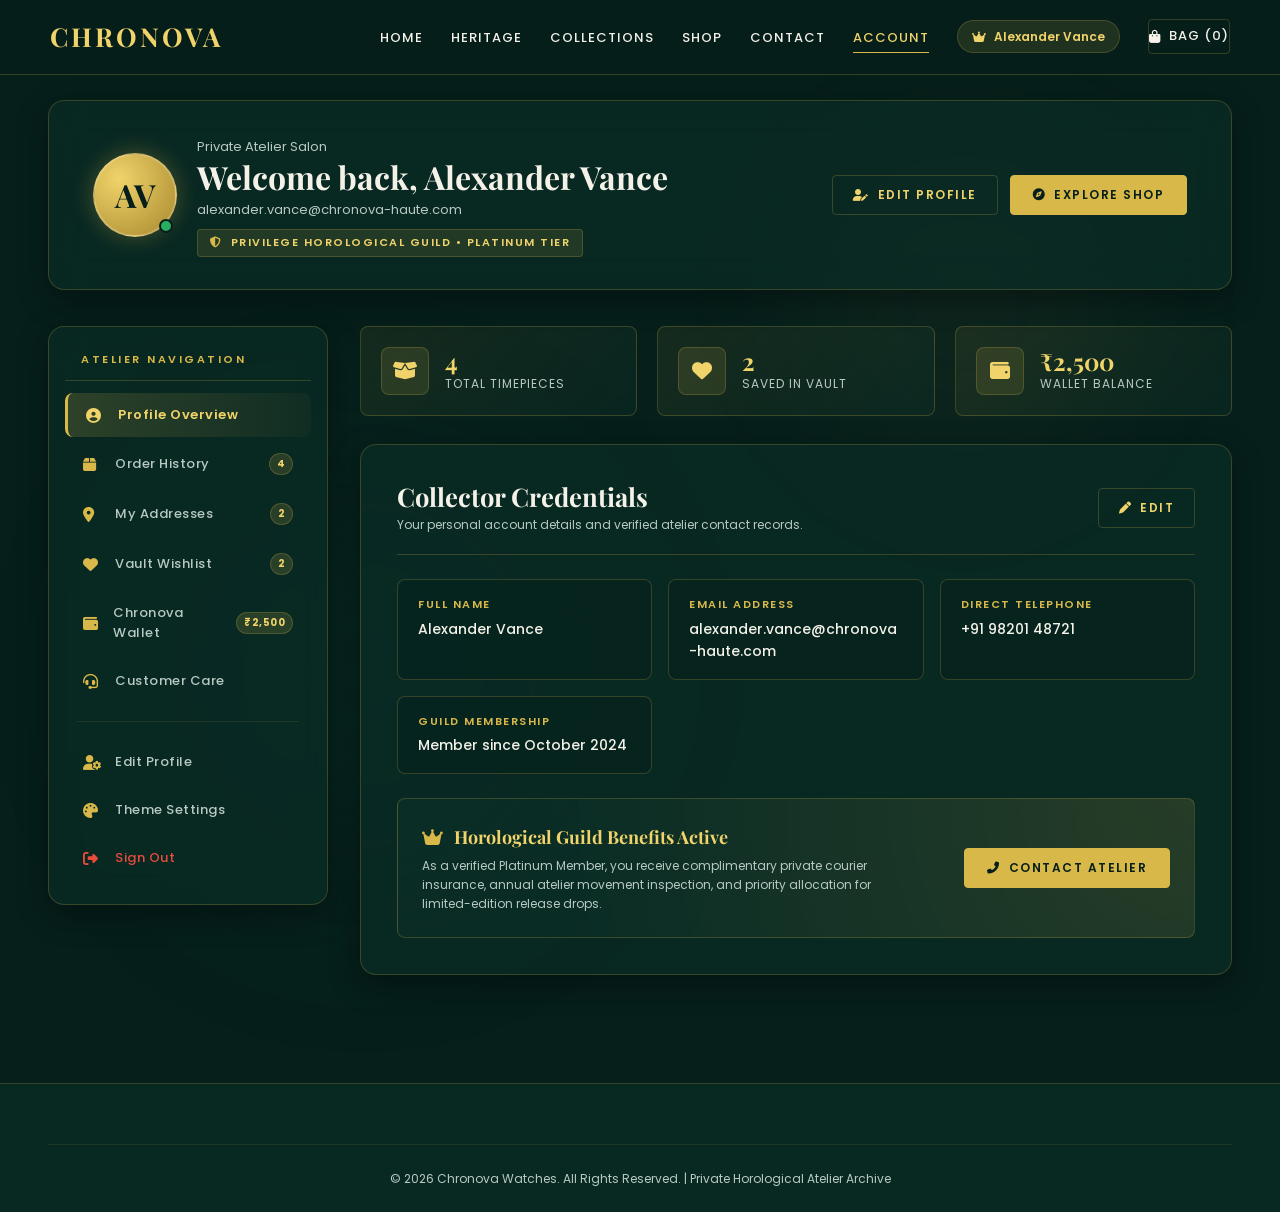
<file: account.html>
<!DOCTYPE html>
<html lang="en" data-theme="dark">

<head>
    <meta charset="UTF-8">
    <meta name="viewport" content="width=device-width, initial-scale=1.0">
    <title>Chronova Watches | Collector Account & Profile</title>
    <meta name="description" content="Manage your personal Chronova horological vault, orders, addresses, wishlist, and bespoke atelier preferences.">
    
    <!-- Global Theme Controller -->
    <script src="theme.js"></script>

    <!-- CSS & Fonts -->
    <link rel="stylesheet" href="theme.css">
    <link rel="stylesheet" href="account.css">
    <link href="https://fonts.googleapis.com/css2?family=Playfair+Display:ital,wght@0,400;0,600;0,700;1,400&family=Poppins:wght@300;400;500;600;700&display=swap" rel="stylesheet">
    <link rel="stylesheet" href="https://cdnjs.cloudflare.com/ajax/libs/font-awesome/6.4.0/css/all.min.css">

    <!-- GSAP for subtle animations -->
    <script src="https://cdnjs.cloudflare.com/ajax/libs/gsap/3.12.5/gsap.min.js"></script>
</head>

<body>

    <!-- NAVBAR -->
    <nav class="navbar" id="accountNavbar">
        <a href="index.html" class="logo">Chronova</a>
        <ul class="nav-links" id="navLinks">
            <li><a href="index.html">Home</a></li>
            <li><a href="heritage.html">Heritage</a></li>
            <li><a href="collections.html">Collections</a></li>
            <li><a href="shop.html">Shop</a></li>
            <li><a href="contact.html">Contact</a></li>
            <li><a href="account.html" class="active">Account</a></li>
            <li id="userNavBox">
                <span class="nav-user-badge" id="navUsername">
                    <i class="fas fa-crown"></i> <span id="navUserText">Alexander Vance</span>
                </span>
            </li>
            <li>
                <a href="cart.html" class="nav-cart-btn">
                    <i class="fas fa-shopping-bag"></i>
                    <span>Bag (<span id="cartCount">0</span>)</span>
                </a>
            </li>
        </ul>
        <div class="hamburger" id="hamburgerBtn">
            <i class="fas fa-bars"></i>
        </div>
    </nav>

    <!-- MAIN ACCOUNT WRAPPER -->
    <main class="account-wrapper">
        <div class="account-bg-glow"></div>

        <div class="container">

            <!-- PROFILE HERO BANNER -->
            <header class="account-header" id="accountHeader">
                <div class="account-header__welcome">
                    <div class="account-header__avatar" id="headerAvatar">AV</div>
                    <div class="account-header__meta">
                        <p class="section-subtitle">Private Atelier Salon</p>
                        <h1 id="headerUserName">Welcome back, Alexander</h1>
                        <p id="headerUserEmail">alexander.vance@chronova-haute.com</p>
                        <div class="account-header__tier">
                            <i class="fas fa-shield-alt"></i>
                            <span>Privilege Horological Guild • Platinum Tier</span>
                        </div>
                    </div>
                </div>
                <div class="account-header__actions">
                    <button class="btn-luxury-outline" onclick="switchSection('edit-profile')">
                        <i class="fas fa-user-edit"></i> Edit Profile
                    </button>
                    <button class="btn-luxury-primary" onclick="window.location.href='shop.html'">
                        <i class="fas fa-compass"></i> Explore Shop
                    </button>
                </div>
            </header>

            <!-- MOBILE QUICK NAVIGATION -->
            <div class="mobile-nav-bar" id="mobileNavBar">
                <button class="mobile-nav-pill active" onclick="switchSection('overview')"><i class="fas fa-user"></i> Profile</button>
                <button class="mobile-nav-pill" onclick="switchSection('orders')"><i class="fas fa-box"></i> Orders</button>
                <button class="mobile-nav-pill" onclick="switchSection('addresses')"><i class="fas fa-map-marker-alt"></i> Addresses</button>
                <button class="mobile-nav-pill" onclick="switchSection('wishlist')"><i class="fas fa-heart"></i> Wishlist</button>
                <button class="mobile-nav-pill" onclick="switchSection('wallet')"><i class="fas fa-wallet"></i> Wallet</button>
                <button class="mobile-nav-pill" onclick="switchSection('care')"><i class="fas fa-headset"></i> Support</button>
                <button class="mobile-nav-pill" onclick="switchSection('edit-profile')"><i class="fas fa-user-edit"></i> Settings</button>
                <button class="mobile-nav-pill" onclick="switchSection('theme')"><i class="fas fa-palette"></i> Theme</button>
            </div>

            <!-- DASHBOARD GRID: SIDEBAR + CONTENT -->
            <div class="dashboard-grid">

                <!-- DESKTOP SIDEBAR -->
                <aside class="account-sidebar" id="desktopSidebar">
                    <div class="sidebar-title">Atelier Navigation</div>
                    <nav class="sidebar-nav">
                        <button class="sidebar-btn active" data-section="overview" onclick="switchSection('overview')">
                            <i class="fas fa-user-circle"></i>
                            <span>Profile Overview</span>
                        </button>
                        <button class="sidebar-btn" data-section="orders" onclick="switchSection('orders')">
                            <i class="fas fa-box"></i>
                            <span>Order History</span>
                            <span class="sidebar-count" id="sidebarOrderCount">4</span>
                        </button>
                        <button class="sidebar-btn" data-section="addresses" onclick="switchSection('addresses')">
                            <i class="fas fa-map-marker-alt"></i>
                            <span>My Addresses</span>
                            <span class="sidebar-count" id="sidebarAddrCount">2</span>
                        </button>
                        <button class="sidebar-btn" data-section="wishlist" onclick="switchSection('wishlist')">
                            <i class="fas fa-heart"></i>
                            <span>Vault Wishlist</span>
                            <span class="sidebar-count" id="sidebarWishlistCount">2</span>
                        </button>
                        <button class="sidebar-btn" data-section="wallet" onclick="switchSection('wallet')">
                            <i class="fas fa-wallet"></i>
                            <span>Chronova Wallet</span>
                            <span class="sidebar-count" id="sidebarWalletBadge">₹2,500</span>
                        </button>
                        <button class="sidebar-btn" data-section="care" onclick="switchSection('care')">
                            <i class="fas fa-headset"></i>
                            <span>Customer Care</span>
                        </button>

                        <div class="sidebar-divider"></div>

                        <button class="sidebar-btn" data-section="edit-profile" onclick="switchSection('edit-profile')">
                            <i class="fas fa-user-cog"></i>
                            <span>Edit Profile</span>
                        </button>
                        <button class="sidebar-btn" data-section="theme" onclick="switchSection('theme')">
                            <i class="fas fa-palette"></i>
                            <span>Theme Settings</span>
                        </button>
                        <button class="sidebar-btn btn-logout" onclick="handleLogout()">
                            <i class="fas fa-sign-out-alt"></i>
                            <span>Sign Out</span>
                        </button>
                    </nav>
                </aside>

                <!-- MAIN ACCOUNT CONTENT -->
                <div class="account-content">

                    <!-- ============================================ -->
                    <!-- 1. PROFILE OVERVIEW SECTION                  -->
                    <!-- ============================================ -->
                    <section class="account-section active" id="section-overview">
                        <!-- Quick Stats -->
                        <div class="overview-stats">
                            <div class="stat-card" onclick="switchSection('orders')">
                                <div class="stat-icon"><i class="fas fa-box-open"></i></div>
                                <div class="stat-info">
                                    <div class="stat-value" id="statOrdersVal">4</div>
                                    <div class="stat-label">Total Timepieces</div>
                                </div>
                            </div>
                            <div class="stat-card" onclick="switchSection('wishlist')">
                                <div class="stat-icon"><i class="fas fa-heart"></i></div>
                                <div class="stat-info">
                                    <div class="stat-value" id="statWishlistVal">2</div>
                                    <div class="stat-label">Saved in Vault</div>
                                </div>
                            </div>
                            <div class="stat-card" onclick="switchSection('wallet')">
                                <div class="stat-icon"><i class="fas fa-wallet"></i></div>
                                <div class="stat-info">
                                    <div class="stat-value" id="statWalletVal">₹2,500</div>
                                    <div class="stat-label">Wallet Balance</div>
                                </div>
                            </div>
                        </div>

                        <!-- Profile Info Card -->
                        <div class="section-card">
                            <div class="section-header">
                                <div>
                                    <h2 class="section-title">Collector Credentials</h2>
                                    <p class="section-subtitle">Your personal account details and verified atelier contact records.</p>
                                </div>
                                <button class="btn-luxury-outline" onclick="switchSection('edit-profile')">
                                    <i class="fas fa-pen"></i> Edit
                                </button>
                            </div>

                            <div class="profile-details-grid">
                                <div class="profile-detail-item">
                                    <div class="profile-detail-label">Full Name</div>
                                    <div class="profile-detail-value" id="profileNameVal">Alexander Vance</div>
                                </div>
                                <div class="profile-detail-item">
                                    <div class="profile-detail-label">Email Address</div>
                                    <div class="profile-detail-value" id="profileEmailVal">alexander.vance@chronova-haute.com</div>
                                </div>
                                <div class="profile-detail-item">
                                    <div class="profile-detail-label">Direct Telephone</div>
                                    <div class="profile-detail-value" id="profilePhoneVal">+91 98201 48721</div>
                                </div>
                                <div class="profile-detail-item">
                                    <div class="profile-detail-label">Guild Membership</div>
                                    <div class="profile-detail-value">Member since October 2024</div>
                                </div>
                            </div>

                            <!-- Membership Privilege Banner -->
                            <div class="membership-banner">
                                <div class="membership-banner__text">
                                    <h3><i class="fas fa-crown" style="color:var(--gold); margin-right:8px;"></i> Horological Guild Benefits Active</h3>
                                    <p>As a verified Platinum Member, you receive complimentary private courier insurance, annual atelier movement inspection, and priority allocation for limited-edition release drops.</p>
                                </div>
                                <button class="btn-luxury-primary" onclick="switchSection('care')">
                                    <i class="fas fa-phone-alt"></i> Contact Atelier
                                </button>
                            </div>
                        </div>
                    </section>

                    <!-- ============================================ -->
                    <!-- 2. ORDER HISTORY SECTION                     -->
                    <!-- ============================================ -->
                    <section class="account-section" id="section-orders">
                        <div class="section-card">
                            <div class="section-header">
                                <div>
                                    <h2 class="section-title">Atelier Order History</h2>
                                    <p class="section-subtitle">Track your bespoke commissions, acquisitions, and deliveries.</p>
                                </div>
                                <div class="orders-filter-bar">
                                    <button class="order-filter-btn active" onclick="filterOrders('all', this)">All</button>
                                    <button class="order-filter-btn" onclick="filterOrders('Processing', this)">Processing</button>
                                    <button class="order-filter-btn" onclick="filterOrders('Shipped', this)">Shipped</button>
                                    <button class="order-filter-btn" onclick="filterOrders('Delivered', this)">Delivered</button>
                                </div>
                            </div>

                            <!-- Dynamic Orders List -->
                            <div class="orders-list" id="ordersListContainer">
                                <!-- Populated dynamically by renderOrders() -->
                            </div>
                        </div>
                    </section>

                    <!-- ============================================ -->
                    <!-- 3. MY ADDRESSES SECTION                      -->
                    <!-- ============================================ -->
                    <section class="account-section" id="section-addresses">
                        <div class="section-card">
                            <div class="section-header">
                                <div>
                                    <h2 class="section-title">Delivery Destinations</h2>
                                    <p class="section-subtitle">Manage secured residential and private atelier delivery addresses.</p>
                                </div>
                                <button class="btn-luxury-primary" onclick="openAddressModal()">
                                    <i class="fas fa-plus"></i> Add New Address
                                </button>
                            </div>

                            <!-- Addresses Grid -->
                            <div class="addresses-grid" id="addressesGrid">
                                <!-- Populated dynamically by renderAddresses() -->
                            </div>
                        </div>
                    </section>

                    <!-- ============================================ -->
                    <!-- 4. WISHLIST SECTION                          -->
                    <!-- ============================================ -->
                    <section class="account-section" id="section-wishlist">
                        <div class="section-card">
                            <div class="section-header">
                                <div>
                                    <h2 class="section-title">Personal Horological Vault</h2>
                                    <p class="section-subtitle">Timepieces curated for future acquisition.</p>
                                </div>
                                <a href="shop.html" class="btn-luxury-outline">
                                    <i class="fas fa-plus"></i> Browse Collection
                                </a>
                            </div>

                            <!-- Wishlist Grid / Empty State -->
                            <div class="wishlist-grid" id="wishlistGrid">
                                <!-- Populated dynamically by renderWishlist() -->
                            </div>
                        </div>
                    </section>

                    <!-- ============================================ -->
                    <!-- 5. CHRONOVA WALLET SECTION                   -->
                    <!-- ============================================ -->
                    <section class="account-section" id="section-wallet">
                        <div class="section-card">
                            <div class="section-header">
                                <div>
                                    <h2 class="section-title">Chronova Atelier Wallet</h2>
                                    <p class="section-subtitle">Manage store credits, VIP rewards, and promotional vouchers.</p>
                                </div>
                            </div>

                            <div class="wallet-card-container">
                                <!-- Virtual Luxury Card -->
                                <div class="wallet-balance-card">
                                    <div class="wallet-balance-card__top">
                                        <div class="wallet-brand">CHRONOVA • PRIVILEGE</div>
                                        <i class="fas fa-gem" style="font-size:22px;"></i>
                                    </div>
                                    <div class="wallet-balance-card__num">
                                        <div class="wallet-balance-label">Current Available Balance</div>
                                        <div class="wallet-balance-val" id="walletBalanceMain">₹2,500</div>
                                    </div>
                                    <div class="wallet-balance-card__bot">
                                        <span>MEMBER: ALEXANDER VANCE</span>
                                        <span>EXP: 12/29</span>
                                    </div>
                                </div>

                                <!-- Redeem Voucher Card -->
                                <div class="wallet-action-card">
                                    <h3>Redeem Atelier Voucher</h3>
                                    <p>Enter your promotional certificate or VIP reward code to credit your Chronova balance immediately.</p>
                                    <form class="wallet-voucher-form" id="voucherForm" onsubmit="handleRedeemVoucher(event)">
                                        <input type="text" class="input-luxury" id="voucherInput" placeholder="Try code: GOLD500" required>
                                        <button type="submit" class="btn-luxury-primary">Apply</button>
                                    </form>
                                    <div id="voucherMsg" style="font-size:12px; margin-top:8px; display:none;"></div>
                                </div>
                            </div>

                            <!-- Transactions Table -->
                            <h3 style="font-family:'Playfair Display',serif; font-size:18px; margin-bottom:14px; color:var(--text-primary);">
                                Statement History
                            </h3>
                            <div style="overflow-x:auto;">
                                <table class="wallet-txns-table">
                                    <thead>
                                        <tr>
                                            <th>Date</th>
                                            <th>Description</th>
                                            <th>Type</th>
                                            <th>Amount</th>
                                        </tr>
                                    </thead>
                                    <tbody id="walletTxnsBody">
                                        <!-- Populated dynamically by renderWallet() -->
                                    </tbody>
                                </table>
                            </div>
                        </div>
                    </section>

                    <!-- ============================================ -->
                    <!-- 6. CUSTOMER CARE SECTION                     -->
                    <!-- ============================================ -->
                    <section class="account-section" id="section-care">
                        <!-- Contact Channels -->
                        <div class="care-channels">
                            <div class="care-channel-card">
                                <div class="care-channel-icon"><i class="fas fa-phone-alt"></i></div>
                                <h4>VIP Concierge Hotline</h4>
                                <p>Dedicated support for Private Guild members 24 hours a day.</p>
                                <a href="tel:+91228400019" class="care-channel-link">+91 (022) 8400-CHRONO</a>
                            </div>
                            <div class="care-channel-card">
                                <div class="care-channel-icon"><i class="fas fa-envelope-open-text"></i></div>
                                <h4>Atelier Email Care</h4>
                                <p>Detailed horological queries and custom engraving requests.</p>
                                <a href="mailto:concierge@chronova-watches.com" class="care-channel-link">concierge@chronova-watches.com</a>
                            </div>
                            <div class="care-channel-card">
                                <div class="care-channel-icon"><i class="fab fa-whatsapp"></i></div>
                                <h4>Direct WhatsApp</h4>
                                <p>Instant messaging with our master client relations advisor.</p>
                                <a href="#" class="care-channel-link">Start Private Chat</a>
                            </div>
                        </div>

                        <!-- FAQ + Support Request Form -->
                        <div class="section-card">
                            <div class="care-split-grid">
                                <!-- FAQ Accordion -->
                                <div>
                                    <div class="section-header" style="padding-bottom:12px; margin-bottom:18px;">
                                        <h3 class="section-title" style="font-size:20px;">Frequently Asked Questions</h3>
                                    </div>
                                    <div class="faq-accordion">
                                        <div class="faq-item active">
                                            <div class="faq-question" onclick="toggleFaq(this)">
                                                <span>How are Chronova timepieces inspected before dispatch?</span>
                                                <i class="fas fa-chevron-down"></i>
                                            </div>
                                            <div class="faq-answer">
                                                Every single Chronova watch undergoes 847 rigorous quality checks in our atelier, including 5-position chronometric timing, water pressure testing, and hand-polishing inspection before release.
                                            </div>
                                        </div>
                                        <div class="faq-item">
                                            <div class="faq-question" onclick="toggleFaq(this)">
                                                <span>What is included in the 5-Year Atelier Warranty?</span>
                                                <i class="fas fa-chevron-down"></i>
                                            </div>
                                            <div class="faq-answer">
                                                The Chronova International Warranty covers mechanical movement defects, crystal integrity, and complimentary ultrasonic cleaning and bracelet recalibration at any authorized atelier.
                                            </div>
                                        </div>
                                        <div class="faq-item">
                                            <div class="faq-question" onclick="toggleFaq(this)">
                                                <span>What is the return and exchange policy?</span>
                                                <i class="fas fa-chevron-down"></i>
                                            </div>
                                            <div class="faq-answer">
                                                We offer a seamless 14-day vault return policy for unworn timepieces in their original velvet packaging with seals intact. Complimentary courier pickup is arranged.
                                            </div>
                                        </div>
                                        <div class="faq-item">
                                            <div class="faq-question" onclick="toggleFaq(this)">
                                                <span>How do I resize my Jubilee or President link bracelet?</span>
                                                <i class="fas fa-chevron-down"></i>
                                            </div>
                                            <div class="faq-answer">
                                                Each solid bracelet comes with a precision micro-pin adjustment tool. You may also visit any certified jeweler or contact our concierge for customized pre-dispatch sizing.
                                            </div>
                                        </div>
                                    </div>
                                </div>

                                <!-- Support Request Form -->
                                <div>
                                    <div class="section-header" style="padding-bottom:12px; margin-bottom:18px;">
                                        <h3 class="section-title" style="font-size:20px;">Submit a Service Request</h3>
                                    </div>

                                    <form class="support-form" id="supportForm" onsubmit="handleSupportSubmit(event)">
                                        <div class="form-group">
                                            <label class="form-label" for="supportName">Your Name</label>
                                            <input type="text" class="input-luxury" id="supportName" required>
                                        </div>
                                        <div class="form-group">
                                            <label class="form-label" for="supportEmail">Your Email</label>
                                            <input type="email" class="input-luxury" id="supportEmail" required>
                                        </div>
                                        <div class="form-group">
                                            <label class="form-label" for="supportOrderId">Order Reference (Optional)</label>
                                            <input type="text" class="input-luxury" id="supportOrderId" placeholder="e.g. #CHR-9842">
                                        </div>
                                        <div class="form-group">
                                            <label class="form-label" for="supportIssue">Nature of Inquiry</label>
                                            <select class="input-luxury" id="supportIssue" required>
                                                <option value="Order Status">Order Tracking & Delivery</option>
                                                <option value="Watch Servicing">Horological Servicing & Polishing</option>
                                                <option value="Warranty Claim">5-Year Warranty Inquiries</option>
                                                <option value="Custom Bespoke">Bespoke Engraving & Allocation</option>
                                                <option value="Other">Other Inquiry</option>
                                            </select>
                                        </div>
                                        <div class="form-group">
                                            <label class="form-label" for="supportMsg">Message</label>
                                            <textarea class="input-luxury" id="supportMsg" placeholder="Please detail your request for our atelier team..." required></textarea>
                                        </div>

                                        <button type="submit" class="btn-luxury-primary" id="supportSubmitBtn">
                                            <i class="fas fa-paper-plane"></i> Submit Request
                                        </button>

                                        <div class="form-success-banner" id="supportSuccessBanner">
                                            <i class="fas fa-check-circle" style="font-size:20px;"></i>
                                            <div>
                                                <strong>Request Dispatched Successfully</strong>
                                                <div>Your inquiry reference has been assigned. Our atelier concierge will respond within 4 business hours.</div>
                                            </div>
                                        </div>
                                    </form>
                                </div>
                            </div>
                        </div>
                    </section>

                    <!-- ============================================ -->
                    <!-- 7. EDIT PROFILE SECTION                      -->
                    <!-- ============================================ -->
                    <section class="account-section" id="section-edit-profile">
                        <div class="section-card">
                            <div class="section-header">
                                <div>
                                    <h2 class="section-title">Profile Settings & Atelier Identity</h2>
                                    <p class="section-subtitle">Update your personal collector credentials and communication preferences.</p>
                                </div>
                            </div>

                            <form class="edit-profile-form" id="editProfileForm" onsubmit="handleSaveProfile(event)">
                                <!-- Avatar Choice -->
                                <div class="form-group" style="margin-bottom:20px;">
                                    <label class="form-label">Profile Initials / Avatar Style</label>
                                    <div class="avatar-selector">
                                        <div class="avatar-preview-lg" id="avatarPreviewLarge">AV</div>
                                        <div class="avatar-options">
                                            <button type="button" class="avatar-opt-btn active" onclick="selectAvatar('AV', this)">AV</button>
                                            <button type="button" class="avatar-opt-btn" onclick="selectAvatar('👑', this)">👑</button>
                                            <button type="button" class="avatar-opt-btn" onclick="selectAvatar('CH', this)">CH</button>
                                            <button type="button" class="avatar-opt-btn" onclick="selectAvatar('💎', this)">💎</button>
                                        </div>
                                    </div>
                                </div>

                                <div class="form-group">
                                    <label class="form-label" for="editName">Full Legal Name</label>
                                    <input type="text" class="input-luxury" id="editName" value="Alexander Vance" required>
                                </div>

                                <div class="form-group">
                                    <label class="form-label" for="editEmail">Email Address</label>
                                    <input type="email" class="input-luxury" id="editEmail" value="alexander.vance@chronova-haute.com" required>
                                </div>

                                <div class="form-group">
                                    <label class="form-label" for="editPhone">Telephone / Mobile</label>
                                    <input type="tel" class="input-luxury" id="editPhone" value="+91 98201 48721" required>
                                </div>

                                <div class="form-group">
                                    <label class="form-label" for="editDob">Date of Birth</label>
                                    <input type="date" class="input-luxury" id="editDob" value="1992-06-15">
                                </div>

                                <div class="form-group">
                                    <label class="form-label" for="editPreference">Horological Preference</label>
                                    <select class="input-luxury" id="editPreference">
                                        <option value="Mechanical Automatics">Mechanical Automatics</option>
                                        <option value="Skeleton Open-Heart">Skeleton & Open-Heart Calibres</option>
                                        <option value="Flyback Chronographs">Flyback Chronographs & Racing</option>
                                        <option value="Precious Metals & Gold">18K Gold & Precious Metals</option>
                                        <option value="Dual-Time GMT">Dual-Time GMT Complications</option>
                                    </select>
                                </div>

                                <div style="display:flex; gap:14px; margin-top:28px;">
                                    <button type="submit" class="btn-luxury-primary">
                                        <i class="fas fa-save"></i> Save Changes
                                    </button>
                                    <button type="button" class="btn-luxury-outline" onclick="switchSection('overview')">
                                        Cancel
                                    </button>
                                </div>

                                <div id="profileSaveMsg" style="margin-top:14px; font-size:12px; color:#2ecc71; display:none;">
                                    <i class="fas fa-check-circle"></i> Profile credentials updated in Chronova Atelier records.
                                </div>
                            </form>
                        </div>
                    </section>

                    <!-- ============================================ -->
                    <!-- 8. THEME SETTINGS SECTION                    -->
                    <!-- ============================================ -->
                    <section class="account-section" id="section-theme">
                        <div class="section-card">
                            <div class="section-header">
                                <div>
                                    <h2 class="section-title">Chronova Visual Aesthetic</h2>
                                    <p class="section-subtitle">Select your preferred viewing environment. Both themes preserve the Chronova luxury identity.</p>
                                </div>
                            </div>

                            <div class="theme-selector-grid">
                                <!-- Dark Theme Card -->
                                <div class="theme-card active" id="themeCardDark" onclick="setTheme('dark')">
                                    <div class="theme-card__check"><i class="fas fa-check"></i></div>
                                    <div class="theme-preview-box dark">
                                        <div style="font-family:'Playfair Display',serif; font-size:16px; color:#F0D36A;">Chronova Noir</div>
                                        <div class="theme-swatch-row">
                                            <span class="theme-swatch" style="background:#061F1B;"></span>
                                            <span class="theme-swatch" style="background:#0B3028;"></span>
                                            <span class="theme-swatch" style="background:#D9B84A;"></span>
                                            <span class="theme-swatch" style="background:#F3F1E8;"></span>
                                        </div>
                                    </div>
                                    <h4>Dark Emerald (Default)</h4>
                                    <p>The signature Chronova midnight aesthetic. Deep emerald background, warm gold luminance, and cream typography.</p>
                                </div>

                                <!-- Light Theme Card -->
                                <div class="theme-card" id="themeCardLight" onclick="setTheme('light')">
                                    <div class="theme-card__check"><i class="fas fa-check"></i></div>
                                    <div class="theme-preview-box light">
                                        <div style="font-family:'Playfair Display',serif; font-size:16px; color:#A8862A;">Chronova Ivory</div>
                                        <div class="theme-swatch-row">
                                            <span class="theme-swatch" style="background:#F8F5EE;"></span>
                                            <span class="theme-swatch" style="background:#FFFFFF; border:1px solid #ddd;"></span>
                                            <span class="theme-swatch" style="background:#A8862A;"></span>
                                            <span class="theme-swatch" style="background:#061F1B;"></span>
                                        </div>
                                    </div>
                                    <h4>Haute Ivory & Gold</h4>
                                    <p>An editorial museum gallery ambiance. Warm alabaster background, deep emerald typography, and lustrous gold framing.</p>
                                </div>
                            </div>

                            <p style="font-size:12px; color:var(--text-secondary);">
                                <i class="fas fa-info-circle" style="color:var(--gold); margin-right:6px;"></i>
                                Your theme selection is automatically saved in your browser and applies across your atelier experience.
                            </p>
                        </div>
                    </section>

                </div>
            </div>
        </div>
    </main>

    <!-- ============================================ -->
    <!-- MODAL: ORDER DETAILS                         -->
    <!-- ============================================ -->
    <div class="modal-backdrop" id="orderModalBackdrop" role="dialog" aria-modal="true" aria-hidden="true">
        <div class="luxury-modal" id="orderModal">
            <button class="modal-close-btn" onclick="closeOrderModal()" aria-label="Close Order details">
                <i class="fas fa-times"></i>
            </button>
            <div class="modal-header">
                <div class="modal-subtitle" id="modalOrderDate">Ordered on 14 September 2026</div>
                <h3 class="modal-title" id="modalOrderId">Order #CHR-9842</h3>
                <span class="status-badge delivered" id="modalOrderStatusBadge">Delivered</span>
            </div>

            <!-- Visual Order Tracking Timeline -->
            <div class="order-timeline" id="modalTimeline">
                <div class="timeline-step completed">
                    <div class="timeline-step__dot"><i class="fas fa-check"></i></div>
                    <span class="timeline-step__label">Confirmed</span>
                </div>
                <div class="timeline-step completed">
                    <div class="timeline-step__dot"><i class="fas fa-check"></i></div>
                    <span class="timeline-step__label">Inspected</span>
                </div>
                <div class="timeline-step completed">
                    <div class="timeline-step__dot"><i class="fas fa-check"></i></div>
                    <span class="timeline-step__label">Dispatched</span>
                </div>
                <div class="timeline-step completed">
                    <div class="timeline-step__dot"><i class="fas fa-check"></i></div>
                    <span class="timeline-step__label">Delivered</span>
                </div>
            </div>

            <!-- Item Details Row -->
            <div style="display:flex; gap:18px; align-items:center; background:rgba(6,31,27,0.3); border:1px solid var(--gold-border); border-radius:var(--radius-md); padding:16px;">
                <div style="width:70px; height:70px; border-radius:var(--radius-sm); overflow:hidden; background:#000; flex-shrink:0;">
                    <img src="static/w1.jpg" id="modalProductImg" alt="Product" style="width:100%; height:100%; object-fit:cover;">
                </div>
                <div>
                    <h4 style="font-family:'Playfair Display',serif; font-size:16px; color:var(--text-primary);" id="modalProductName">Chronova Elite</h4>
                    <p style="font-size:12px; color:var(--text-secondary);" id="modalProductSpec">Swiss Automatic Calibre • 41mm Steel</p>
                    <p style="font-size:13px; font-weight:600; color:var(--gold-light); margin-top:2px;" id="modalProductPrice">Qty: 1 × ₹2,099</p>
                </div>
            </div>

            <!-- Order Financial Breakdown -->
            <div class="order-breakdown">
                <div class="breakdown-row">
                    <span>Item Subtotal</span>
                    <span id="modalSubtotal">₹2,099</span>
                </div>
                <div class="breakdown-row">
                    <span>Atelier Hand-Packaging & Velvet Vault Box</span>
                    <span style="color:#2ecc71;">COMPLIMENTARY</span>
                </div>
                <div class="breakdown-row">
                    <span>Insured High-Value Air Courier</span>
                    <span style="color:#2ecc71;">FREE</span>
                </div>
                <div class="breakdown-row" id="modalDiscountRow" style="display:none;">
                    <span>Privilege Guild Discount</span>
                    <span id="modalDiscountVal">- ₹0</span>
                </div>
                <div class="breakdown-row total">
                    <span>Final Amount Paid</span>
                    <span id="modalTotalAmount">₹2,099</span>
                </div>
            </div>

            <!-- Shipping & Payment Meta -->
            <div style="display:grid; grid-template-columns:1fr 1fr; gap:16px; margin-top:16px;">
                <div style="background:rgba(6,31,27,0.3); border:1px solid var(--gold-border); border-radius:var(--radius-md); padding:14px;">
                    <div style="font-size:10px; font-weight:700; color:var(--gold); letter-spacing:1px; text-transform:uppercase; margin-bottom:4px;">Shipping Address</div>
                    <div style="font-size:12px; color:var(--text-primary); line-height:1.5;" id="modalAddressText">
                        Alexander Vance<br>
                        Apt 42B, The Oberoi Enclave<br>
                        Marine Drive, Mumbai - 400020
                    </div>
                </div>
                <div style="background:rgba(6,31,27,0.3); border:1px solid var(--gold-border); border-radius:var(--radius-md); padding:14px;">
                    <div style="font-size:10px; font-weight:700; color:var(--gold); letter-spacing:1px; text-transform:uppercase; margin-bottom:4px;">Payment Method</div>
                    <div style="font-size:12px; color:var(--text-primary); line-height:1.5;" id="modalPaymentText">
                        Atelier Direct Pay / UPI<br>
                        Verified Transaction ID: #TXN-84920<br>
                        Invoice: CHR-INV-9842.pdf
                    </div>
                </div>
            </div>

            <div style="display:flex; justify-content:flex-end; gap:12px; margin-top:24px;">
                <button class="btn-luxury-outline" onclick="alert('Downloading Atelier Invoice PDF for ' + document.getElementById('modalOrderId').textContent)">
                    <i class="fas fa-file-invoice"></i> Download Invoice
                </button>
                <button class="btn-luxury-primary" onclick="closeOrderModal()">
                    Close Details
                </button>
            </div>
        </div>
    </div>

    <!-- ============================================ -->
    <!-- MODAL: ADD / EDIT ADDRESS                    -->
    <!-- ============================================ -->
    <div class="modal-backdrop" id="addressModalBackdrop" role="dialog" aria-modal="true" aria-hidden="true">
        <div class="luxury-modal" id="addressModal">
            <button class="modal-close-btn" onclick="closeAddressModal()" aria-label="Close address form">
                <i class="fas fa-times"></i>
            </button>
            <div class="modal-header">
                <h3 class="modal-title" id="addrModalTitle">Add Delivery Destination</h3>
                <p class="modal-subtitle">Ensure exact pin code and contact details for insured watch delivery.</p>
            </div>

            <form id="addressForm" onsubmit="handleSaveAddress(event)">
                <input type="hidden" id="addrEditIndex" value="-1">

                <div style="display:grid; grid-template-columns:1fr 1fr; gap:14px;">
                    <div class="form-group">
                        <label class="form-label" for="addrName">Full Name</label>
                        <input type="text" class="input-luxury" id="addrName" required>
                    </div>
                    <div class="form-group">
                        <label class="form-label" for="addrPhone">Phone Number</label>
                        <input type="tel" class="input-luxury" id="addrPhone" required>
                    </div>
                </div>

                <div class="form-group" style="margin-top:12px;">
                    <label class="form-label" for="addrFlat">House / Flat / Suite</label>
                    <input type="text" class="input-luxury" id="addrFlat" placeholder="e.g. Penthouse 42B, Tower 1" required>
                </div>

                <div class="form-group" style="margin-top:12px;">
                    <label class="form-label" for="addrStreet">Street / Area / Landmark</label>
                    <input type="text" class="input-luxury" id="addrStreet" placeholder="e.g. Marine Drive, Nariman Point" required>
                </div>

                <div style="display:grid; grid-template-columns:1fr 1fr 1fr; gap:12px; margin-top:12px;">
                    <div class="form-group">
                        <label class="form-label" for="addrCity">City</label>
                        <input type="text" class="input-luxury" id="addrCity" value="Mumbai" required>
                    </div>
                    <div class="form-group">
                        <label class="form-label" for="addrState">State</label>
                        <input type="text" class="input-luxury" id="addrState" value="Maharashtra" required>
                    </div>
                    <div class="form-group">
                        <label class="form-label" for="addrPin">PIN Code</label>
                        <input type="text" class="input-luxury" id="addrPin" placeholder="400020" required>
                    </div>
                </div>

                <div class="form-group" style="margin-top:12px;">
                    <label class="form-label" for="addrCountry">Country</label>
                    <input type="text" class="input-luxury" id="addrCountry" value="India" required>
                </div>

                <div style="margin-top:16px; display:flex; align-items:center; gap:8px;">
                    <input type="checkbox" id="addrIsDefault" style="accent-color:var(--gold); width:16px; height:16px; cursor:pointer;">
                    <label for="addrIsDefault" style="font-size:13px; color:var(--text-secondary); cursor:pointer;">
                        Set as primary default destination
                    </label>
                </div>

                <div style="display:flex; justify-content:flex-end; gap:12px; margin-top:24px;">
                    <button type="button" class="btn-luxury-outline" onclick="closeAddressModal()">Cancel</button>
                    <button type="submit" class="btn-luxury-primary"><i class="fas fa-save"></i> Save Address</button>
                </div>
            </form>
        </div>
    </div>

    <!-- FOOTER -->
    <footer class="footer">
        <div class="container">
            <div class="footer-bottom">
                <p>&copy; 2026 Chronova Watches. All Rights Reserved. | Private Horological Atelier Archive</p>
            </div>
        </div>
    </footer>

    <!-- ============================================ -->
    <!-- JAVASCRIPT: ACCOUNT DASHBOARD ENGINE         -->
    <!-- ============================================ -->
    <script>
        // ============================================
        // 1. DATA INITIALIZATION & USER ARCHITECTURE
        // ============================================
        
        // Theme init
        const savedTheme = localStorage.getItem("chronova_theme") || "dark";
        document.documentElement.setAttribute("data-theme", savedTheme);

        // User credentials
        let storedUser = null;
        try {
            storedUser = JSON.parse(localStorage.getItem("chronova_user"));
        } catch(e) {}

        const storedUsername = localStorage.getItem("chronova_username") || (storedUser ? storedUser.name : "Alexander Vance");
        const storedEmail = (storedUser && storedUser.email) ? storedUser.email : "alexander.vance@chronova-haute.com";
        const storedPhone = localStorage.getItem("chronova_phone") || "+91 98201 48721";
        const storedAvatar = localStorage.getItem("chronova_avatar") || "AV";

        // Seed Default Orders if none exist
        const DEFAULT_ORDERS = [
            {
                id: "CHR-9842",
                date: "14 Sep 2026",
                productName: "Chronova Elite",
                spec: "Swiss Automatic Movement • 41mm Stainless Steel",
                image: "static/w1.jpg",
                qty: 1,
                price: 2099,
                status: "Delivered",
                timelineStep: 4,
                paymentMethod: "Atelier Direct UPI • Ref #84920",
                address: "Alexander Vance, Apt 42B, The Oberoi Enclave, Marine Drive, Mumbai - 400020"
            },
            {
                id: "CHR-9120",
                date: "02 Aug 2026",
                productName: "Chronova Royal",
                spec: "18K Gold Plated • Fluted Bezel Champagne Dial",
                image: "static/w4.jpg",
                qty: 1,
                price: 3099,
                status: "Delivered",
                timelineStep: 4,
                paymentMethod: "Visa Platinum Verified • Ref #39102",
                address: "Alexander Vance, Apt 42B, The Oberoi Enclave, Marine Drive, Mumbai - 400020"
            },
            {
                id: "CHR-8755",
                date: "22 Jul 2026",
                productName: "Chronova Drift",
                spec: "Matte Ceramic Bezel • Racing Chronograph",
                image: "static/w13.jpg",
                qty: 1,
                price: 1999,
                status: "Shipped",
                timelineStep: 3,
                paymentMethod: "Chronova Wallet Credits",
                address: "Alexander Vance, Suite 804, World Trade Centre, Cuffe Parade, Mumbai - 400005"
            },
            {
                id: "CHR-8104",
                date: "11 May 2026",
                productName: "Chronova Sovereign",
                spec: "Skeletonized Dial • Double Exhibition Sapphire",
                image: "static/w9.jpg",
                qty: 1,
                price: 3299,
                status: "Processing",
                timelineStep: 2,
                paymentMethod: "Mastercard World Elite • Ref #10492",
                address: "Alexander Vance, Apt 42B, The Oberoi Enclave, Marine Drive, Mumbai - 400020"
            }
        ];

        let ordersData = JSON.parse(localStorage.getItem("chronova_orders")) || DEFAULT_ORDERS;
        if (!localStorage.getItem("chronova_orders")) {
            localStorage.setItem("chronova_orders", JSON.stringify(ordersData));
        }

        // Seed Default Addresses if none exist
        const DEFAULT_ADDRESSES = [
            {
                name: "Alexander Vance",
                phone: "+91 98201 48721",
                flat: "Apt 42B, The Oberoi Enclave",
                street: "Marine Drive, Nariman Point",
                city: "Mumbai",
                state: "Maharashtra",
                pin: "400020",
                country: "India",
                isDefault: true
            },
            {
                name: "Alexander Vance (Private Office)",
                phone: "+91 98201 48721",
                flat: "Suite 804, World Trade Centre",
                street: "Cuffe Parade, Colaba",
                city: "Mumbai",
                state: "Maharashtra",
                pin: "400005",
                country: "India",
                isDefault: false
            }
        ];

        let addressesData = JSON.parse(localStorage.getItem("chronova_addresses")) || DEFAULT_ADDRESSES;
        if (!localStorage.getItem("chronova_addresses")) {
            localStorage.setItem("chronova_addresses", JSON.stringify(addressesData));
        }

        // Seed Default Wishlist if none exists
        const DEFAULT_WISHLIST = [
            {
                name: "Chronova Monarch",
                category: "best-seller",
                price: 3599,
                image: "static/w12.jpg"
            },
            {
                name: "Chronova Prestige",
                category: "new",
                price: 3199,
                image: "static/w16.jpg"
            }
        ];

        let wishlistData = JSON.parse(localStorage.getItem("chronova_wishlist")) || DEFAULT_WISHLIST;
        if (!localStorage.getItem("chronova_wishlist")) {
            localStorage.setItem("chronova_wishlist", JSON.stringify(wishlistData));
        }

        // Wallet Balance & Transactions
        let walletBalance = parseInt(localStorage.getItem("chronova_wallet_balance")) || 2500;
        const DEFAULT_TXNS = [
            { date: "20 Sep 2026", desc: "Promotional Welcome Credit", type: "credit", amount: 500 },
            { date: "22 Jul 2026", desc: "Payment for Order #CHR-8755", type: "debit", amount: 1999 },
            { date: "10 Jul 2026", desc: "VIP Guild Anniversary Reward", type: "credit", amount: 2000 },
            { date: "04 Jun 2026", desc: "Complimentary Atelier Polish Voucher", type: "credit", amount: 1999 }
        ];

        let walletTxns = JSON.parse(localStorage.getItem("chronova_wallet_txns")) || DEFAULT_TXNS;
        if (!localStorage.getItem("chronova_wallet_txns")) {
            localStorage.setItem("chronova_wallet_txns", JSON.stringify(walletTxns));
            localStorage.setItem("chronova_wallet_balance", walletBalance.toString());
        }

        // Cart items
        let cartData = JSON.parse(localStorage.getItem("chronova_cart")) || [];

        // ============================================
        // 2. RENDER FUNCTIONS
        // ============================================

        function updateHeaderAndProfileUI() {
            const name = localStorage.getItem("chronova_username") || "Alexander Vance";
            const email = storedEmail;
            const phone = localStorage.getItem("chronova_phone") || storedPhone;
            const avatar = localStorage.getItem("chronova_avatar") || "AV";

            // Navbar
            document.getElementById("navUserText").textContent = name;

            // Header Banner
            document.getElementById("headerAvatar").textContent = avatar;
            document.getElementById("headerUserName").textContent = `Welcome back, ${name}`;
            document.getElementById("headerUserEmail").textContent = email;

            // Overview Section
            document.getElementById("profileNameVal").textContent = name;
            document.getElementById("profileEmailVal").textContent = email;
            document.getElementById("profilePhoneVal").textContent = phone;

            // Form Fields
            document.getElementById("editName").value = name;
            document.getElementById("editEmail").value = email;
            document.getElementById("editPhone").value = phone;
            document.getElementById("avatarPreviewLarge").textContent = avatar;

            // Cart Count
            const totalQty = cartData.reduce((acc, item) => acc + (item.qty || 1), 0);
            document.getElementById("cartCount").textContent = totalQty;
        }

        // Render Stats
        function updateStatsUI() {
            document.getElementById("statOrdersVal").textContent = ordersData.length;
            document.getElementById("statWishlistVal").textContent = wishlistData.length;
            document.getElementById("statWalletVal").textContent = `₹${walletBalance.toLocaleString('en-IN')}`;

            document.getElementById("sidebarOrderCount").textContent = ordersData.length;
            document.getElementById("sidebarWishlistCount").textContent = wishlistData.length;
            document.getElementById("sidebarAddrCount").textContent = addressesData.length;
            document.getElementById("sidebarWalletBadge").textContent = `₹${walletBalance.toLocaleString('en-IN')}`;
            document.getElementById("walletBalanceMain").textContent = `₹${walletBalance.toLocaleString('en-IN')}`;
        }

        // Render Orders
        function renderOrders(filter = 'all') {
            const container = document.getElementById("ordersListContainer");
            container.innerHTML = "";

            const filtered = filter === 'all' 
                ? ordersData 
                : ordersData.filter(o => o.status.toLowerCase() === filter.toLowerCase());

            if (filtered.length === 0) {
                container.innerHTML = `
                    <div class="empty-state">
                        <div class="empty-state__icon"><i class="fas fa-box-open"></i></div>
                        <h3>No Orders Found</h3>
                        <p>You have no timepiece orders matching "${filter}".</p>
                    </div>
                `;
                return;
            }

            filtered.forEach(order => {
                const card = document.createElement("div");
                card.className = "order-card";
                card.setAttribute("onclick", `openOrderModal('${order.id}')`);
                card.innerHTML = `
                    <div class="order-img-wrap">
                        <img src="${order.image}" alt="${order.productName}">
                    </div>
                    <div class="order-main">
                        <h4>${order.productName}</h4>
                        <div class="order-meta-text">Order Ref: <strong>#${order.id}</strong> • ${order.date}</div>
                        <div class="order-meta-text">${order.spec}</div>
                    </div>
                    <div>
                        <div class="order-meta-text">Quantity</div>
                        <div style="font-weight:600; color:var(--text-primary);">${order.qty} Piece${order.qty > 1 ? 's' : ''}</div>
                    </div>
                    <div>
                        <span class="status-badge ${order.status.toLowerCase()}">${order.status}</span>
                    </div>
                    <div style="text-align:right;">
                        <div class="order-price">₹${order.price.toLocaleString('en-IN')}</div>
                        <div style="font-size:11px; color:var(--gold); font-weight:600; margin-top:4px;">
                            View Details <i class="fas fa-chevron-right" style="font-size:10px;"></i>
                        </div>
                    </div>
                `;
                container.appendChild(card);
            });
        }

        function filterOrders(status, btn) {
            document.querySelectorAll(".order-filter-btn").forEach(b => b.classList.remove("active"));
            btn.classList.add("active");
            renderOrders(status);
        }

        // Render Addresses
        function renderAddresses() {
            const grid = document.getElementById("addressesGrid");
            grid.innerHTML = "";

            if (addressesData.length === 0) {
                grid.innerHTML = `
                    <div class="empty-state" style="grid-column:1/-1;">
                        <div class="empty-state__icon"><i class="fas fa-map-marker-alt"></i></div>
                        <h3>No Saved Addresses</h3>
                        <p>Add a verified delivery location for insured timepiece consignments.</p>
                        <button class="btn-luxury-primary" onclick="openAddressModal()"><i class="fas fa-plus"></i> Add Address</button>
                    </div>
                `;
                return;
            }

            addressesData.forEach((addr, index) => {
                const card = document.createElement("div");
                card.className = `address-card ${addr.isDefault ? 'default' : ''}`;
                card.innerHTML = `
                    ${addr.isDefault ? '<div class="address-card__default-badge">DEFAULT DESTINATION</div>' : ''}
                    <div>
                        <div class="address-card__name">${addr.name}</div>
                        <div class="address-card__body">
                            ${addr.flat}<br>
                            ${addr.street}<br>
                            ${addr.city}, ${addr.state} - ${addr.pin}<br>
                            ${addr.country}<br>
                            <span style="display:inline-block; margin-top:6px; color:var(--gold);"><i class="fas fa-phone-alt"></i> ${addr.phone}</span>
                        </div>
                    </div>
                    <div class="address-card__footer">
                        <button class="btn-link-action" onclick="openAddressModal(${index})">
                            <i class="fas fa-pen"></i> Edit
                        </button>
                        ${!addr.isDefault ? `
                            <button class="btn-link-action" onclick="setDefaultAddress(${index})">
                                <i class="fas fa-check-circle"></i> Make Default
                            </button>
                        ` : ''}
                        <button class="btn-link-action delete" onclick="deleteAddress(${index})">
                            <i class="fas fa-trash"></i> Delete
                        </button>
                    </div>
                `;
                grid.appendChild(card);
            });
        }

        // Render Wishlist
        function renderWishlist() {
            const grid = document.getElementById("wishlistGrid");
            grid.innerHTML = "";

            if (wishlistData.length === 0) {
                grid.innerHTML = `
                    <div class="empty-state" style="grid-column:1/-1;">
                        <div class="empty-state__icon"><i class="fas fa-heart-broken"></i></div>
                        <h3>Your Horological Vault is Empty</h3>
                        <p>Curate your personal collection of master timepieces from the Chronova atelier.</p>
                        <a href="shop.html" class="btn-luxury-primary" style="display:inline-flex;">
                            <i class="fas fa-compass"></i> Explore Collection
                        </a>
                    </div>
                `;
                return;
            }

            wishlistData.forEach((item, index) => {
                const card = document.createElement("div");
                card.className = "wishlist-card";
                card.innerHTML = `
                    <div class="wishlist-card__image">
                        <img src="${item.image}" alt="${item.name}">
                        <button class="wishlist-card__remove" onclick="removeFromWishlist(${index})" title="Remove from Vault">
                            <i class="fas fa-times"></i>
                        </button>
                    </div>
                    <div class="wishlist-card__body">
                        <div class="wishlist-card__category">${item.category || 'Signature'}</div>
                        <h4 class="wishlist-card__title">${item.name}</h4>
                        <div class="wishlist-card__price">₹${item.price.toLocaleString('en-IN')}</div>
                        <button class="wishlist-card__btn" onclick="addWishlistItemToCart('${item.name}', ${item.price}, ${index})">
                            <i class="fas fa-shopping-bag"></i> Add to Bag
                        </button>
                    </div>
                `;
                grid.appendChild(card);
            });
        }

        // Render Wallet
        function renderWallet() {
            document.getElementById("walletBalanceMain").textContent = `₹${walletBalance.toLocaleString('en-IN')}`;
            const tbody = document.getElementById("walletTxnsBody");
            tbody.innerHTML = "";

            walletTxns.forEach(txn => {
                const tr = document.createElement("tr");
                tr.innerHTML = `
                    <td>${txn.date}</td>
                    <td style="color:var(--text-primary); font-weight:500;">${txn.desc}</td>
                    <td>
                        <span style="font-size:11px; font-weight:600; text-transform:uppercase; letter-spacing:1px; color:${txn.type === 'credit' ? '#2ecc71' : '#e74c3c'};">
                            ${txn.type}
                        </span>
                    </td>
                    <td class="txn-amount ${txn.type}">
                        ${txn.type === 'credit' ? '+ ' : '- '}₹${txn.amount.toLocaleString('en-IN')}
                    </td>
                `;
                tbody.appendChild(tr);
            });
        }

        // ============================================
        // 3. NAVIGATION & SECTION SWITCHING
        // ============================================
        function switchSection(sectionId) {
            // Update desktop sidebar active class
            document.querySelectorAll(".sidebar-btn").forEach(btn => {
                if (btn.dataset.section === sectionId) btn.classList.add("active");
                else btn.classList.remove("active");
            });

            // Update mobile pills
            document.querySelectorAll(".mobile-nav-pill").forEach(pill => {
                if (pill.getAttribute("onclick").includes(`'${sectionId}'`)) pill.classList.add("active");
                else pill.classList.remove("active");
            });

            // Show active section
            document.querySelectorAll(".account-section").forEach(sec => {
                sec.classList.remove("active");
            });

            const targetSection = document.getElementById(`section-${sectionId}`);
            if (targetSection) {
                targetSection.classList.add("active");
                window.scrollTo({ top: 0, behavior: 'smooth' });
            }
        }

        // ============================================
        // 4. ORDER DETAILS MODAL
        // ============================================
        function openOrderModal(orderId) {
            const order = ordersData.find(o => o.id === orderId);
            if (!order) return;

            document.getElementById("modalOrderId").textContent = `Order #${order.id}`;
            document.getElementById("modalOrderDate").textContent = `Ordered on ${order.date}`;
            
            const badge = document.getElementById("modalOrderStatusBadge");
            badge.textContent = order.status;
            badge.className = `status-badge ${order.status.toLowerCase()}`;

            document.getElementById("modalProductImg").src = order.image;
            document.getElementById("modalProductName").textContent = order.productName;
            document.getElementById("modalProductSpec").textContent = order.spec;
            document.getElementById("modalProductPrice").textContent = `Qty: ${order.qty} × ₹${order.price.toLocaleString('en-IN')}`;

            document.getElementById("modalSubtotal").textContent = `₹${order.price.toLocaleString('en-IN')}`;
            document.getElementById("modalTotalAmount").textContent = `₹${order.price.toLocaleString('en-IN')}`;
            document.getElementById("modalAddressText").innerHTML = order.address.replace(/, /g, '<br>');
            document.getElementById("modalPaymentText").innerHTML = `${order.paymentMethod}<br>Verified Atelier Cleared<br>Invoice: CHR-INV-${order.id}.pdf`;

            // Timeline update
            const steps = document.querySelectorAll(".timeline-step");
            steps.forEach((step, idx) => {
                step.classList.remove("completed", "active");
                if (idx < order.timelineStep) {
                    step.classList.add("completed");
                } else if (idx === order.timelineStep) {
                    step.classList.add("active");
                }
            });

            const backdrop = document.getElementById("orderModalBackdrop");
            backdrop.classList.add("active");
            backdrop.setAttribute("aria-hidden", "false");
            document.body.classList.add("modal-open");
        }

        function closeOrderModal() {
            const backdrop = document.getElementById("orderModalBackdrop");
            backdrop.classList.remove("active");
            backdrop.setAttribute("aria-hidden", "true");
            document.body.classList.remove("modal-open");
        }

        // ============================================
        // 5. ADDRESS MANAGEMENT
        // ============================================
        function openAddressModal(editIndex = -1) {
            document.getElementById("addrEditIndex").value = editIndex;
            const form = document.getElementById("addressForm");
            form.reset();

            if (editIndex >= 0 && addressesData[editIndex]) {
                const a = addressesData[editIndex];
                document.getElementById("addrModalTitle").textContent = "Edit Delivery Destination";
                document.getElementById("addrName").value = a.name;
                document.getElementById("addrPhone").value = a.phone;
                document.getElementById("addrFlat").value = a.flat;
                document.getElementById("addrStreet").value = a.street;
                document.getElementById("addrCity").value = a.city;
                document.getElementById("addrState").value = a.state;
                document.getElementById("addrPin").value = a.pin;
                document.getElementById("addrCountry").value = a.country;
                document.getElementById("addrIsDefault").checked = a.isDefault;
            } else {
                document.getElementById("addrModalTitle").textContent = "Add Delivery Destination";
                document.getElementById("addrName").value = localStorage.getItem("chronova_username") || "Alexander Vance";
                document.getElementById("addrPhone").value = localStorage.getItem("chronova_phone") || "+91 98201 48721";
            }

            const backdrop = document.getElementById("addressModalBackdrop");
            backdrop.classList.add("active");
            backdrop.setAttribute("aria-hidden", "false");
            document.body.classList.add("modal-open");
        }

        function closeAddressModal() {
            const backdrop = document.getElementById("addressModalBackdrop");
            backdrop.classList.remove("active");
            backdrop.setAttribute("aria-hidden", "true");
            document.body.classList.remove("modal-open");
        }

        function handleSaveAddress(e) {
            e.preventDefault();
            const editIndex = parseInt(document.getElementById("addrEditIndex").value);

            const newAddr = {
                name: document.getElementById("addrName").value.trim(),
                phone: document.getElementById("addrPhone").value.trim(),
                flat: document.getElementById("addrFlat").value.trim(),
                street: document.getElementById("addrStreet").value.trim(),
                city: document.getElementById("addrCity").value.trim(),
                state: document.getElementById("addrState").value.trim(),
                pin: document.getElementById("addrPin").value.trim(),
                country: document.getElementById("addrCountry").value.trim(),
                isDefault: document.getElementById("addrIsDefault").checked
            };

            if (newAddr.isDefault) {
                addressesData.forEach(a => a.isDefault = false);
            }

            if (editIndex >= 0) {
                addressesData[editIndex] = newAddr;
            } else {
                if (addressesData.length === 0) newAddr.isDefault = true;
                addressesData.push(newAddr);
            }

            localStorage.setItem("chronova_addresses", JSON.stringify(addressesData));
            renderAddresses();
            updateStatsUI();
            closeAddressModal();
        }

        function setDefaultAddress(index) {
            addressesData.forEach((a, i) => a.isDefault = (i === index));
            localStorage.setItem("chronova_addresses", JSON.stringify(addressesData));
            renderAddresses();
        }

        function deleteAddress(index) {
            if (confirm("Are you sure you wish to remove this delivery destination?")) {
                addressesData.splice(index, 1);
                if (addressesData.length > 0 && !addressesData.some(a => a.isDefault)) {
                    addressesData[0].isDefault = true;
                }
                localStorage.setItem("chronova_addresses", JSON.stringify(addressesData));
                renderAddresses();
                updateStatsUI();
            }
        }

        // ============================================
        // 6. WISHLIST MANAGEMENT
        // ============================================
        function removeFromWishlist(index) {
            wishlistData.splice(index, 1);
            localStorage.setItem("chronova_wishlist", JSON.stringify(wishlistData));
            renderWishlist();
            updateStatsUI();
        }

        function addWishlistItemToCart(name, price, index) {
            let cart = JSON.parse(localStorage.getItem("chronova_cart")) || [];
            const item = cart.find(p => p.name === name);
            if (item) item.qty += 1;
            else cart.push({ name, price, qty: 1 });

            localStorage.setItem("chronova_cart", JSON.stringify(cart));
            cartData = cart;
            updateHeaderAndProfileUI();

            alert(`✨ ${name} has been added to your Chronova Shopping Bag!`);
        }

        // ============================================
        // 7. WALLET VOUCHER REDEEM
        // ============================================
        function handleRedeemVoucher(e) {
            e.preventDefault();
            const input = document.getElementById("voucherInput");
            const code = input.value.trim().toUpperCase();
            const msg = document.getElementById("voucherMsg");

            if (code === "GOLD500") {
                walletBalance += 500;
                walletTxns.unshift({
                    date: "Just Now",
                    desc: "Promotional Voucher (GOLD500)",
                    type: "credit",
                    amount: 500
                });
                persistWallet("₹500 added to your Chronova Wallet balance! 🎉");
            } else if (code === "CHRONO1000") {
                walletBalance += 1000;
                walletTxns.unshift({
                    date: "Just Now",
                    desc: "Atelier Loyalty Reward (CHRONO1000)",
                    type: "credit",
                    amount: 1000
                });
                persistWallet("₹1,000 added to your Chronova Wallet balance! 👑");
            } else {
                msg.style.display = "block";
                msg.style.color = "#e74c3c";
                msg.innerHTML = "<i class='fas fa-exclamation-circle'></i> Invalid or expired voucher code. Try <strong>GOLD500</strong> or <strong>CHRONO1000</strong>.";
                return;
            }

            input.value = "";
        }

        function persistWallet(successText) {
            localStorage.setItem("chronova_wallet_balance", walletBalance.toString());
            localStorage.setItem("chronova_wallet_txns", JSON.stringify(walletTxns));
            renderWallet();
            updateStatsUI();

            const msg = document.getElementById("voucherMsg");
            msg.style.display = "block";
            msg.style.color = "#2ecc71";
            msg.innerHTML = `<i class='fas fa-check-circle'></i> ${successText}`;
            setTimeout(() => { msg.style.display = "none"; }, 4000);
        }

        // ============================================
        // 8. FAQ ACCORDION
        // ============================================
        function toggleFaq(btn) {
            const item = btn.closest(".faq-item");
            const isActive = item.classList.contains("active");
            document.querySelectorAll(".faq-item").forEach(i => i.classList.remove("active"));
            if (!isActive) item.classList.add("active");
        }

        // ============================================
        // 9. SUPPORT FORM SUBMIT
        // ============================================
        function handleSupportSubmit(e) {
            e.preventDefault();
            const btn = document.getElementById("supportSubmitBtn");
            btn.innerHTML = "<i class='fas fa-spinner fa-spin'></i> Submitting...";
            btn.disabled = true;

            setTimeout(() => {
                btn.innerHTML = "<i class='fas fa-paper-plane'></i> Submit Request";
                btn.disabled = false;
                document.getElementById("supportSuccessBanner").classList.add("active");
                document.getElementById("supportForm").reset();
                setTimeout(() => {
                    document.getElementById("supportSuccessBanner").classList.remove("active");
                }, 5000);
            }, 800);
        }

        // ============================================
        // 10. EDIT PROFILE & AVATAR
        // ============================================
        function selectAvatar(symbol, btn) {
            document.querySelectorAll(".avatar-opt-btn").forEach(b => b.classList.remove("active"));
            btn.classList.add("active");
            document.getElementById("avatarPreviewLarge").textContent = symbol;
            localStorage.setItem("chronova_avatar", symbol);
        }

        function handleSaveProfile(e) {
            e.preventDefault();
            const name = document.getElementById("editName").value.trim();
            const email = document.getElementById("editEmail").value.trim();
            const phone = document.getElementById("editPhone").value.trim();

            if (!name || !email) {
                alert("Please provide both your name and email address.");
                return;
            }

            localStorage.setItem("chronova_username", name);
            localStorage.setItem("chronova_phone", phone);

            // Update user in localStorage
            let user = {};
            try { user = JSON.parse(localStorage.getItem("chronova_user")) || {}; } catch(err) {}
            user.name = name;
            user.email = email;
            localStorage.setItem("chronova_user", JSON.stringify(user));

            updateHeaderAndProfileUI();

            const msg = document.getElementById("profileSaveMsg");
            msg.style.display = "block";
            setTimeout(() => { msg.style.display = "none"; }, 3000);
        }

        // ============================================
        // 11. THEME SETTINGS (DARK / LIGHT LUXURY)
        // ============================================
        function setTheme(theme) {
            if (window.setChronovaTheme) {
                window.setChronovaTheme(theme);
            } else {
                document.documentElement.setAttribute("data-theme", theme);
                localStorage.setItem("chronova_theme", theme);
            }

            const darkCard = document.getElementById("themeCardDark");
            const lightCard = document.getElementById("themeCardLight");
            if (darkCard) darkCard.classList.toggle("active", theme === "dark");
            if (lightCard) lightCard.classList.toggle("active", theme === "light");
        }

        // ============================================
        // 12. LOGOUT & BACKDROP CLOSE LISTENERS
        // ============================================
        function handleLogout() {
            if (confirm("Sign out of your Chronova Atelier account?")) {
                localStorage.removeItem("chronova_logged_in");
                localStorage.removeItem("chronova_username");
                window.location.href = "login.html";
            }
        }

        // Backdrop click to close modals
        document.getElementById("orderModalBackdrop").addEventListener("click", (e) => {
            if (e.target === document.getElementById("orderModalBackdrop")) closeOrderModal();
        });

        document.getElementById("addressModalBackdrop").addEventListener("click", (e) => {
            if (e.target === document.getElementById("addressModalBackdrop")) closeAddressModal();
        });

        // ESC key close
        document.addEventListener("keydown", (e) => {
            if (e.key === "Escape") {
                closeOrderModal();
                closeAddressModal();
            }
        });

        // Hamburger mobile menu
        document.getElementById("hamburgerBtn").addEventListener("click", () => {
            document.getElementById("navLinks").classList.toggle("active");
        });

        // ============================================
        // INITIALIZATION ON LOAD
        // ============================================
        document.addEventListener("DOMContentLoaded", () => {
            setTheme(savedTheme);
            updateHeaderAndProfileUI();
            updateStatsUI();
            renderOrders();
            renderAddresses();
            renderWishlist();
            renderWallet();

            // Support form defaults
            document.getElementById("supportName").value = localStorage.getItem("chronova_username") || "Alexander Vance";
            document.getElementById("supportEmail").value = storedEmail;
        });
    </script>

</body>

</html>
</file>
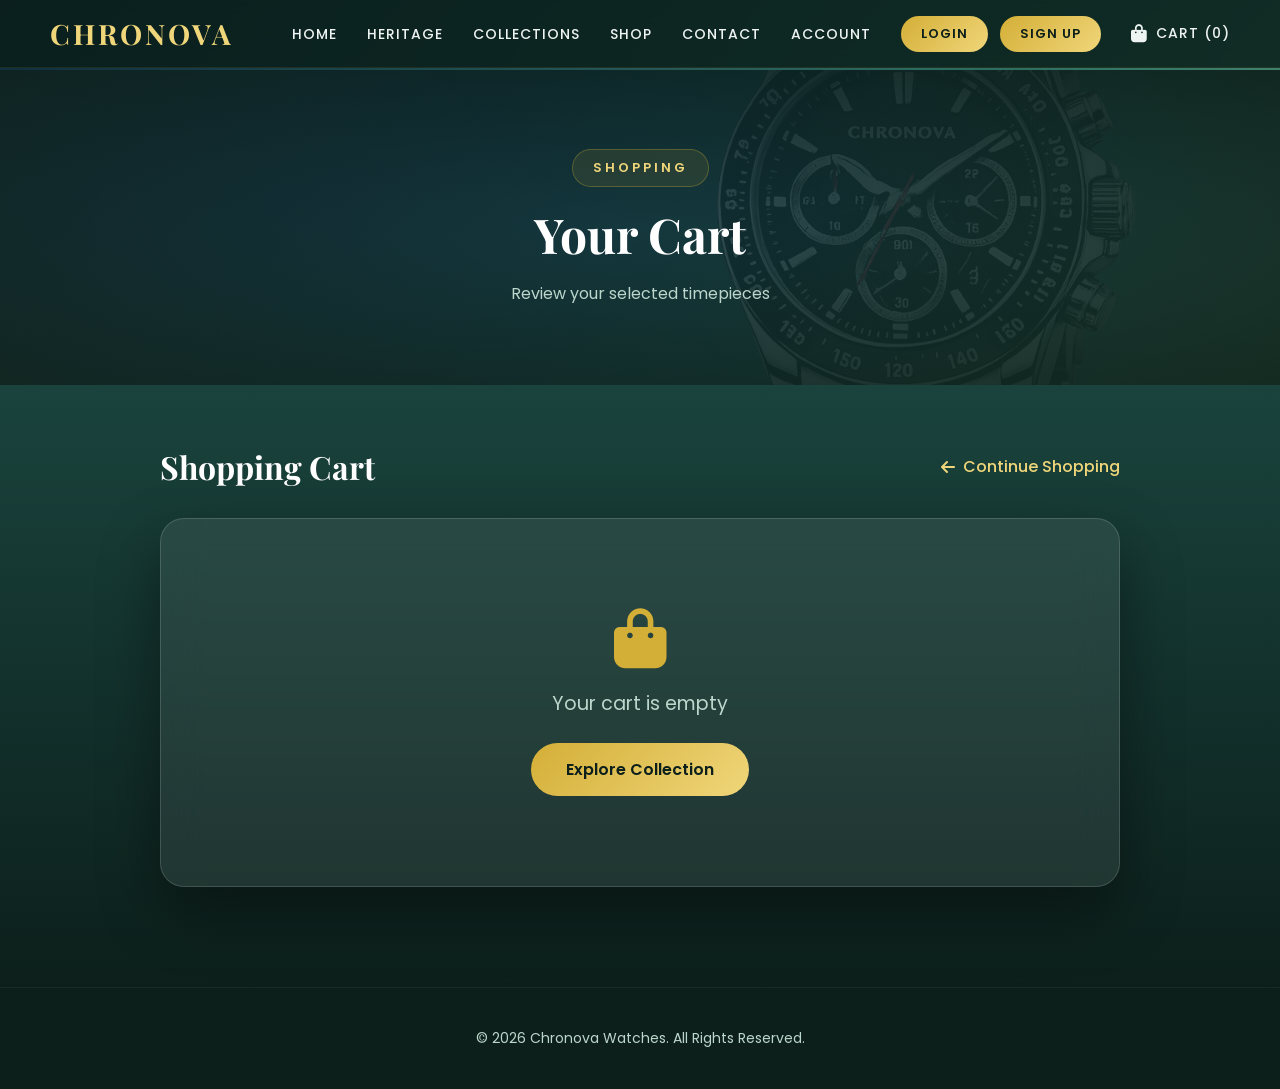
<file: cart.html>
<!DOCTYPE html>
<html lang="en">
<head>
<meta charset="UTF-8">
<meta name="viewport" content="width=device-width, initial-scale=1.0">
<!-- Global Theme Controller -->
<script src="theme.js"></script>

<link rel="stylesheet" href="theme.css">
<link href="https://fonts.googleapis.com/css2?family=Playfair+Display:wght@400;500;600;700&family=Poppins:wght@300;400;500;600&display=swap" rel="stylesheet">
<link rel="stylesheet" href="https://cdnjs.cloudflare.com/ajax/libs/font-awesome/6.4.0/css/all.min.css">

<style>
/* ===== CSS VARIABLES ===== */
:root {
    --primary-dark: #0f2c3f;
    --primary-teal: #2f6f63;
    --primary-light: #7bb88f;
    --gold: #d4af37;
    --gold-light: #f0d67a;
    --gold-dark: #b8962e;
    --dark-bg: #0c1f1b;
    --dark-teal: #1a433d;
    --text-light: #eef4f1;
    --text-muted: #bcd6cb;
    --glass-bg: rgba(255, 255, 255, 0.08);
    --glass-border: rgba(255, 255, 255, 0.15);
    --transition: all 0.4s cubic-bezier(0.4, 0, 0.2, 1);
}

/* ===== BASE STYLES ===== */
* {
    margin: 0;
    padding: 0;
    box-sizing: border-box;
}

body{
    font-family: 'Poppins', 'Helvetica Neue', sans-serif;
    background: linear-gradient(135deg, var(--primary-dark), var(--primary-teal), var(--primary-light));
    background-attachment: fixed;
    color: var(--text-light);
    min-height: 100vh;
}

/* ===== NAVBAR ===== */
.navbar {
    position: fixed;
    top: 0;
    left: 0;
    right: 0;
    display: flex;
    justify-content: space-between;
    align-items: center;
    padding: 15px 50px;
    background: rgba(10, 30, 25, 0.85);
    backdrop-filter: blur(20px);
    -webkit-backdrop-filter: blur(20px);
    z-index: 1000;
    transition: var(--transition);
    border-bottom: 1px solid rgba(212, 175, 55, 0.1);
}

.logo {
    font-family: 'Playfair Display', serif;
    font-size: 28px;
    font-weight: 700;
    letter-spacing: 3px;
    color: var(--gold-light);
    text-transform: uppercase;
}

.nav-links {
    display: flex;
    align-items: center;
    gap: 30px;
    list-style: none;
}

.nav-links a {
    font-size: 14px;
    font-weight: 500;
    letter-spacing: 1px;
    text-transform: uppercase;
    color: var(--text-light);
    position: relative;
    padding: 8px 0;
    transition: var(--transition);
    text-decoration: none;
}

.nav-links a::after {
    content: '';
    position: absolute;
    bottom: 0;
    left: 0;
    width: 0;
    height: 2px;
    background: linear-gradient(90deg, var(--gold), var(--gold-light));
    transition: var(--transition);
}

.nav-links a:hover::after {
    width: 100%;
}

.nav-links a:hover {
    color: var(--gold-light);
}

.cart-link {
    display: flex;
    align-items: center;
    gap: 8px;
}

.cart-link i {
    font-size: 18px;
}

.hamburger {
    display: none;
    font-size: 24px;
    color: var(--gold-light);
    cursor: pointer;
}

/* User Box Styles */
#userBox {
    display: flex;
    align-items: center;
    gap: 12px;
}

#userBox a {
    padding: 8px 20px;
    border-radius: 25px;
    font-size: 13px;
    font-weight: 600;
    text-transform: uppercase;
    letter-spacing: 1px;
    background: linear-gradient(135deg, var(--gold), var(--gold-light));
    color: var(--dark-bg);
    transition: var(--transition);
    text-decoration: none;
}

#userBox a:hover {
    transform: translateY(-2px);
    box-shadow: 0 8px 25px rgba(212, 175, 55, 0.4);
}

#userBox span {
    color: var(--gold-light);
    font-weight: 600;
    font-size: 14px;
}

#userBox a[onclick] {
    background: transparent;
    color: var(--gold-light);
    border: 1px solid var(--gold);
    padding: 7px 19px;
}

#userBox a[onclick]:hover {
    background: var(--gold);
    color: var(--dark-bg);
}

/* ===== PAGE HEADER ===== */
.page-header {
    min-height: 35vh;
    display: flex;
    align-items: center;
    justify-content: center;
    text-align: center;
    position: relative;
    background: linear-gradient(135deg, rgba(15, 44, 63, 0.9), rgba(20, 56, 51, 0.85)),
                url('static/bnr.png') center/cover no-repeat;
    margin-top: 70px;
}

.page-header::before {
    content: '';
    position: absolute;
    top: 0;
    left: 0;
    right: 0;
    bottom: 0;
    background: radial-gradient(ellipse at center, transparent 0%, rgba(10, 30, 25, 0.8) 100%);
}

.header-overlay {
    position: absolute;
    top: 0;
    left: 0;
    right: 0;
    bottom: 0;
    background: 
        linear-gradient(45deg, rgba(212, 175, 55, 0.03) 0%, transparent 50%),
        linear-gradient(-45deg, rgba(212, 175, 55, 0.03) 0%, transparent 50%);
}

.header-content {
    position: relative;
    z-index: 2;
}

.section-tag {
    display: inline-block;
    font-size: 13px;
    font-weight: 600;
    letter-spacing: 3px;
    text-transform: uppercase;
    color: var(--gold-light);
    margin-bottom: 15px;
    padding: 8px 20px;
    background: rgba(212, 175, 55, 0.1);
    border: 1px solid rgba(212, 175, 55, 0.3);
    border-radius: 25px;
}

.header-content h1 {
    font-family: 'Playfair Display', serif;
    font-size: 3rem;
    font-weight: 700;
    margin-bottom: 15px;
    color: var(--white);
}

.header-content p {
    font-size: 1rem;
    color: var(--text-muted);
}

/* ===== CART SECTION ===== */
.cart-section {
    padding: 60px 0 100px;
    background: linear-gradient(180deg, var(--dark-teal), var(--dark-bg));
}

.cart-container {
    max-width: 1000px;
    margin: 0 auto;
    padding: 0 20px;
}

.cart-header {
    display: flex;
    justify-content: space-between;
    align-items: center;
    margin-bottom: 30px;
}

.cart-header h2 {
    font-family: 'Playfair Display', serif;
    font-size: 2rem;
    color: var(--white);
}

.back-link {
    display: flex;
    align-items: center;
    gap: 8px;
    color: var(--gold-light);
    text-decoration: none;
    font-weight: 500;
    transition: var(--transition);
}

.back-link:hover {
    transform: translateX(-5px);
}

/* ===== CART BOX ===== */
.cart-box{
    background: var(--glass-bg);
    backdrop-filter: blur(20px);
    -webkit-backdrop-filter: blur(20px);
    border: 1px solid var(--glass-border);
    border-radius: 24px;
    padding: 30px;
    box-shadow: 0 25px 60px rgba(0, 0, 0, 0.4);
}

/* ===== CART ITEM ===== */
.cart-item{
    display: flex;
    align-items: center;
    gap: 25px;
    padding: 25px 0;
    border-bottom: 1px solid rgba(255, 255, 255, 0.1);
    transition: var(--transition);
}

.cart-item:hover {
    background: rgba(212, 175, 55, 0.05);
    margin: 0 -15px;
    padding: 25px 15px;
    border-radius: 16px;
}

.cart-item:last-child {
    border-bottom: none;
}

.cart-item img{
    width: 100px;
    height: 100px;
    object-fit: cover;
    border-radius: 16px;
    border: 2px solid rgba(212, 175, 55, 0.3);
    transition: var(--transition);
}

.cart-item:hover img {
    border-color: var(--gold);
    transform: scale(1.05);
}

.cart-info {
    flex: 1;
}

.cart-info strong {
    display: block;
    font-family: 'Playfair Display', serif;
    font-size: 1.3rem;
    color: var(--white);
    margin-bottom: 8px;
}

.cart-info .price {
    font-size: 1.1rem;
    color: var(--gold-light);
    font-weight: 600;
}

.cart-info .quantity {
    font-size: 0.9rem;
    color: var(--text-muted);
    margin-left: 10px;
}

.cart-actions {
    display: flex;
    gap: 10px;
}

.cart-actions button {
    padding: 10px 16px;
    border: none;
    border-radius: 12px;
    background: var(--glass-bg);
    border: 1px solid var(--glass-border);
    color: var(--text-light);
    font-size: 14px;
    cursor: pointer;
    transition: var(--transition);
}

.cart-actions button:hover {
    background: var(--gold);
    color: var(--dark-bg);
    transform: translateY(-2px);
}

.cart-actions button.remove-btn:hover {
    background: #e74c3c;
    color: white;
}

/* ===== EMPTY CART ===== */
.empty{
    text-align: center;
    padding: 60px 0;
}

.empty i {
    font-size: 60px;
    color: var(--gold);
    margin-bottom: 20px;
    animation: pulse 2s infinite;
}

.empty p {
    font-size: 1.2rem;
    color: var(--text-muted);
    margin-bottom: 25px;
}

.empty .btn-shop {
    display: inline-block;
    padding: 14px 35px;
    background: linear-gradient(135deg, var(--gold), var(--gold-light));
    color: var(--dark-bg);
    font-weight: 600;
    border-radius: 30px;
    text-decoration: none;
    transition: var(--transition);
}

.empty .btn-shop:hover {
    transform: translateY(-3px);
    box-shadow: 0 15px 40px rgba(212, 175, 55, 0.4);
}

/* ===== CART SUMMARY ===== */
.cart-summary {
    margin-top: 30px;
    padding-top: 30px;
    border-top: 1px solid rgba(255, 255, 255, 0.1);
}

.summary-row {
    display: flex;
    justify-content: space-between;
    align-items: center;
    margin-bottom: 15px;
    font-size: 1rem;
    color: var(--text-muted);
}

.summary-row.total {
    font-size: 1.5rem;
    font-weight: 700;
    color: var(--white);
    margin-top: 20px;
    padding-top: 20px;
    border-top: 1px solid rgba(255, 255, 255, 0.1);
}

.summary-row .amount {
    color: var(--gold-light);
    font-weight: 600;
}

.checkout-btn {
    width: 100%;
    margin-top: 25px;
    padding: 18px;
    border: none;
    border-radius: 16px;
    background: linear-gradient(135deg, var(--gold), var(--gold-light));
    color: var(--dark-bg);
    font-size: 16px;
    font-weight: 700;
    letter-spacing: 1px;
    text-transform: uppercase;
    cursor: pointer;
    transition: var(--transition);
}

.checkout-btn:hover {
    transform: translateY(-3px);
    box-shadow: 0 20px 50px rgba(212, 175, 55, 0.5);
}

/* ===== PAYMENT MODAL ===== */
#paymentModal {
    position: fixed;
    inset: 0;
    background: rgba(0, 0, 0, 0.8);
    display: none;
    justify-content: center;
    align-items: center;
    z-index: 9999;
    backdrop-filter: blur(10px);
}

.payment-box {
    background: linear-gradient(135deg, var(--dark-teal), var(--dark-bg));
    backdrop-filter: blur(30px);
    border: 1px solid rgba(212, 175, 55, 0.3);
    border-radius: 24px;
    padding: 40px;
    width: 340px;
    text-align: center;
    animation: modalSlide 0.4s ease;
}

@keyframes modalSlide {
    from {
        opacity: 0;
        transform: translateY(-30px);
    }
    to {
        opacity: 1;
        transform: translateY(0);
    }
}

.payment-box h2 {
    font-family: 'Playfair Display', serif;
    font-size: 1.8rem;
    margin-bottom: 20px;
    color: var(--white);
}

.payment-box .timer-text {
    display: inline-block;
    font-size: 14px;
    font-weight: 600;
    color: var(--gold-light);
    padding: 10px 18px;
    background: rgba(212, 175, 55, 0.15);
    border: 1px solid var(--gold);
    border-radius: 25px;
    margin-bottom: 15px;
    animation: pulse 1.5s infinite;
}

.payment-box .payment-status {
    font-size: 14px;
    font-weight: 600;
    color: #ff6b6b;
    margin-bottom: 15px;
}

.payment-box p {
    font-size: 0.95rem;
    color: var(--text-muted);
    margin-bottom: 15px;
}

.payment-box img {
    width: 200px;
    margin: 20px auto;
    border-radius: 16px;
    box-shadow: 0 10px 30px rgba(0, 0, 0, 0.3);
}

.payment-box .upi-id {
    font-size: 1rem;
    color: var(--gold-light);
    font-weight: 600;
    margin-bottom: 25px;
}

.payment-buttons {
    display: flex;
    gap: 15px;
    justify-content: center;
}

.payment-buttons button {
    padding: 12px 25px;
    border: none;
    border-radius: 12px;
    font-weight: 600;
    cursor: pointer;
    transition: var(--transition);
}

.payment-buttons .confirm-btn {
    background: linear-gradient(135deg, var(--gold), var(--gold-light));
    color: var(--dark-bg);
}

.payment-buttons .cancel-btn {
    background: transparent;
    border: 1px solid var(--text-muted);
    color: var(--text-light);
}

.payment-buttons button:hover {
    transform: translateY(-2px);
}

/* ===== FOOTER ===== */
.footer {
    background: var(--dark-bg);
    padding: 40px 0;
    text-align: center;
    border-top: 1px solid rgba(255, 255, 255, 0.05);
}

.footer p {
    font-size: 14px;
    color: var(--text-muted);
}

/* ===== ANIMATIONS ===== */
@keyframes pulse {
    0% {
        box-shadow: 0 0 0 0 rgba(212, 175, 55, 0.4);
    }
    70% {
        box-shadow: 0 0 0 15px rgba(212, 175, 55, 0);
    }
    100% {
        box-shadow: 0 0 0 0 rgba(212, 175, 55, 0);
    }
}

/* ===== RESPONSIVE ===== */
@media (max-width: 768px) {
    .navbar {
        padding: 15px 20px;
        flex-wrap: wrap;
    }

    .nav-links {
        display: none;
        position: fixed;
        top: 65px;
        left: 0;
        right: 0;
        background: rgba(6, 31, 27, 0.98);
        border-bottom: 1px solid rgba(217, 184, 74, 0.15);
        flex-direction: column;
        padding: 20px;
        gap: 15px;
    }

    .nav-links.active {
        display: flex;
    }

    .hamburger {
        display: block;
    }

    .header-content h1 {
        font-size: 2rem;
    }

    .cart-header {
        flex-direction: column;
        gap: 15px;
        text-align: center;
    }

    .cart-item {
        flex-direction: column;
        text-align: center;
    }

    .cart-item img {
        width: 150px;
        height: 150px;
    }

    .cart-actions {
        justify-content: center;
    }

    .payment-box {
        width: 90%;
        margin: 0 20px;
    }
}
</style>
</head>

<body>
    <!-- NAVBAR -->
    <nav class="navbar">
        <a href="index.html" class="logo" style="text-decoration:none;">Chronova</a>
        <ul class="nav-links" id="cartNavLinks">
            <li><a href="index.html">Home</a></li>
            <li><a href="heritage.html">Heritage</a></li>
            <li><a href="collections.html">Collections</a></li>
            <li><a href="shop.html">Shop</a></li>
            <li><a href="contact.html">Contact</a></li>
            <li><a href="account.html">Account</a></li>
            <li id="userBox"></li>
            <li>
                <a href="cart.html" class="cart-link active">
                    <i class="fas fa-shopping-bag"></i>
                    <span>Cart (<span id="cartCount">0</span>)</span>
                </a>
            </li>
        </ul>
        <div class="hamburger" id="cartHamburger">
            <i class="fas fa-bars"></i>
        </div>
    </nav>

    <!-- PAGE HEADER -->
    <section class="page-header">
        <div class="header-overlay"></div>
        <div class="header-content">
            <span class="section-tag">Shopping</span>
            <h1>Your Cart</h1>
            <p>Review your selected timepieces</p>
        </div>
    </section>

    <!-- CART SECTION -->
    <section class="cart-section">
        <div class="cart-container">
            <div class="cart-header">
                <h2>Shopping Cart</h2>
                <a href="shop.html" class="back-link">
                    <i class="fas fa-arrow-left"></i> Continue Shopping
                </a>
            </div>

            <div class="cart-box">
                <div id="cartItems"></div>

                <!-- Cart Summary -->
                <div class="cart-summary" id="cartSummary" style="display: none;">
                    <div class="summary-row">
                        <span>Subtotal</span>
                        <span class="amount">₹<span id="subtotal">0</span></span>
                    </div>
                    <div class="summary-row">
                        <span>Shipping</span>
                        <span class="amount">Free</span>
                    </div>
                    <div class="summary-row">
                        <span>Tax (18%)</span>
                        <span class="amount">₹<span id="tax">0</span></span>
                    </div>
                    <div class="summary-row total">
                        <span>Total</span>
                        <span class="amount">₹<span id="total">0</span></span>
                    </div>
                    <button class="checkout-btn" onclick="checkout()">
                        <i class="fas fa-lock"></i> Proceed to Checkout
                    </button>
                </div>
            </div>
        </div>
    </section>

    <!-- FOOTER -->
    <footer class="footer">
        <div class="container">
            <p>&copy; 2026 Chronova Watches. All Rights Reserved.</p>
        </div>
    </footer>

    <!-- PAYMENT MODAL -->
    <div id="paymentModal">
        <div class="payment-box">
            <h2>Complete Payment</h2>
            <p class="timer-text" id="timerText"></p>
            <p class="payment-status" id="paymentStatus"></p>
            <p>Scan QR to Pay</p>
            <img id="qrCode" alt="Payment QR Code">
            <p class="upi-id">UPI ID: <b>6203790756@ptyes</b></p>
            <div class="payment-buttons">
                <button class="confirm-btn" onclick="confirmPayment()">I've Paid</button>
                <button class="cancel-btn" onclick="closePayment()">Cancel</button>
            </div>
        </div>
    </div>

<script>
/* ===============================
   PRODUCT IMAGE MAP
================================ */
const productImages = {
    "Chronova Elite":"static/w1.jpg",
    "Chronova Prime":"static/w2.jpg",
    "Chronova Neo":"static/w3.jpg",
    "Chronova Royal":"static/w4.jpg",
    "Chronova Classic":"static/w5.jpg",
    "Chronova Urban":"static/w6.jpg",
    "Chronova Sport":"static/w7.jpg",
    "Chronova Luxe":"static/w8.jpg",
    "Chronova Sovereign":"static/w9.jpg",
    "Chronova Heritage":"static/w10.jpg",
    "Chronova Velocity":"static/w11.jpg",
    "Chronova Monarch":"static/w12.jpg",
    "Chronova Drift":"static/w13.jpg",
    "Chronova Apex":"static/w14.jpg",
    "Chronova Horizon":"static/w15.jpg",
    "Chronova Prestige":"static/w16.jpg",
    "Chronova Flux":"static/w17.jpg",
    "Chronova Imperial":"static/w18.jpg",
    "Chronova NovaX":"static/w19.jpg",
    "Chronova Eternity":"static/w20.jpg"
};

/* ===============================
   CART INIT
================================ */
let cart = JSON.parse(localStorage.getItem("chronova_cart")) || [];

/* ===============================
   PAYMENT TIMER VARIABLES
================================ */
let paymentTimer;
let timeLeft = 300; // 5 minutes
let paymentCompleted = false;

/* ===============================
   RENDER CART
================================ */
function renderCart(){
    const box = document.getElementById("cartItems");
    const summary = document.getElementById("cartSummary");
    const subtotalEl = document.getElementById("subtotal");
    const taxEl = document.getElementById("tax");
    const totalEl = document.getElementById("total");
    
    box.innerHTML = "";
    let total = 0;

    if(cart.length === 0){
        box.innerHTML = `
            <div class="empty">
                <i class="fas fa-shopping-bag"></i>
                <p>Your cart is empty</p>
                <a href="shop.html" class="btn-shop">Explore Collection</a>
            </div>`;
        summary.style.display = "none";
        document.getElementById("cartCount").innerText = "0";
        return;
    }

    summary.style.display = "block";

    cart.forEach((item, i) => {
        total += item.price * item.qty;

        box.innerHTML += `
        <div class="cart-item">
            <img src="${productImages[item.name]}" alt="${item.name}">
            <div class="cart-info">
                <strong>${item.name}</strong>
                <div>
                    <span class="price">₹${item.price.toLocaleString()}</span>
                    <span class="quantity">× ${item.qty}</span>
                </div>
            </div>
            <div class="cart-actions">
                <button onclick="changeQty(${i},-1)" title="Decrease"><i class="fas fa-minus"></i></button>
                <button onclick="changeQty(${i},1)" title="Increase"><i class="fas fa-plus"></i></button>
                <button class="remove-btn" onclick="removeItem(${i})" title="Remove"><i class="fas fa-trash"></i></button>
            </div>
        </div>`;
    });

    const subtotal = total;
    const tax = Math.round(subtotal * 0.18);
    const grandTotal = subtotal + tax;

    subtotalEl.innerText = subtotal.toLocaleString();
    taxEl.innerText = tax.toLocaleString();
    totalEl.innerText = grandTotal.toLocaleString();
    
    // Update cart count
    const cartCount = cart.reduce((sum, item) => sum + item.qty, 0);
    document.getElementById("cartCount").innerText = cartCount;
}

/* ===============================
   CART ACTIONS
================================ */
function changeQty(i, c){
    cart[i].qty += c;
    if(cart[i].qty <= 0) cart.splice(i,1);
    save();
}

function removeItem(i){
    if(confirm("Remove this item from cart?")){
        cart.splice(i,1);
        save();
    }
}

function save(){
    localStorage.setItem("chronova_cart", JSON.stringify(cart));
    renderCart();
}

/* ===============================
   CHECKOUT (UPI + QR)
================================ */
function checkout(){
    if(cart.length === 0){
        alert("Cart is empty!");
        return;
    }

    const amount = cart.reduce((sum,item)=>sum + item.price * item.qty,0);
    const upiId = "6203790756@ptyes";

    const upiLink = `upi://pay?pa=${upiId}&pn=Chronova&am=${amount}&cu=INR`;

    // Mobile → direct UPI app
    if (/Android|iPhone|iPad/i.test(navigator.userAgent)) {
        window.location.href = upiLink;
    } else {
        // Desktop → QR + Timer
        document.getElementById("paymentModal").style.display = "flex";
        
        // Generate QR code with UPI payment link
        const qrData = encodeURIComponent(upiLink);
        const qrUrl = `https://api.qrserver.com/v1/create-qr-code/?size=220x220&data=${qrData}`;
        document.getElementById("qrCode").src = qrUrl;
        
        startPaymentTimer();
    }
}

/* ===============================
   PAYMENT TIMER
================================ */
function startPaymentTimer(){
    clearInterval(paymentTimer);
    timeLeft = 300;
    paymentCompleted = false;

    const timerText = document.getElementById("timerText");
    const statusText = document.getElementById("paymentStatus");
    timerText.innerText = "";
    statusText.innerText = "";

    paymentTimer = setInterval(() => {
        const min = Math.floor(timeLeft / 60);
        const sec = timeLeft % 60;

        timerText.innerText = `⏳ Time left: ${min}:${sec < 10 ? "0"+sec : sec}`;

        if(timeLeft <= 0){
            clearInterval(paymentTimer);

            if(!paymentCompleted){
                timerText.innerText = "";
                statusText.innerText = "❌ Payment Failed (Time Expired)";
            }
        }

        timeLeft--;
    }, 1000);
}

/* ===============================
   PAYMENT SUCCESS
================================ */
function confirmPayment(){
    paymentCompleted = true;
    clearInterval(paymentTimer);

    alert("Payment Successful 🎉");

    localStorage.removeItem("chronova_cart");
    cart = [];
    renderCart();
    closePayment();
}

/* ===============================
   CLOSE PAYMENT MODAL
================================ */
function closePayment(){
    clearInterval(paymentTimer);
    document.getElementById("paymentModal").style.display = "none";
}

/* ===============================
   INITIAL LOAD & AUTH
================================ */
renderCart();

// Update userBox state
const isLoggedIn = localStorage.getItem("chronova_logged_in");
const username = localStorage.getItem("chronova_username");
const userBox = document.getElementById("userBox");

if (userBox) {
    if (isLoggedIn === "true" && username) {
        userBox.innerHTML = `
            <a href="account.html" title="Atelier Profile" style="background:transparent;border:none;padding:0;box-shadow:none;transform:none;">
                <span style="color:#f0d67a;font-weight:bold;cursor:pointer;">
                    Hi, ${username}
                </span>
            </a>
            <a href="#" onclick="logout()" style="margin-left:12px;">Logout</a>
        `;
    } else {
        userBox.innerHTML = `
            <a href="login.html">Login</a>
            <a href="signup.html">Sign Up</a>
        `;
    }
}

function logout() {
    localStorage.removeItem("chronova_logged_in");
    localStorage.removeItem("chronova_username");
    window.location.href = "index.html";
}

// Mobile Hamburger Toggle
const cartHamburger = document.getElementById("cartHamburger");
const cartNavLinks = document.getElementById("cartNavLinks");
if (cartHamburger && cartNavLinks) {
    cartHamburger.addEventListener("click", () => {
        cartNavLinks.classList.toggle("active");
    });
}
</script>

</body>
</html>
</file>
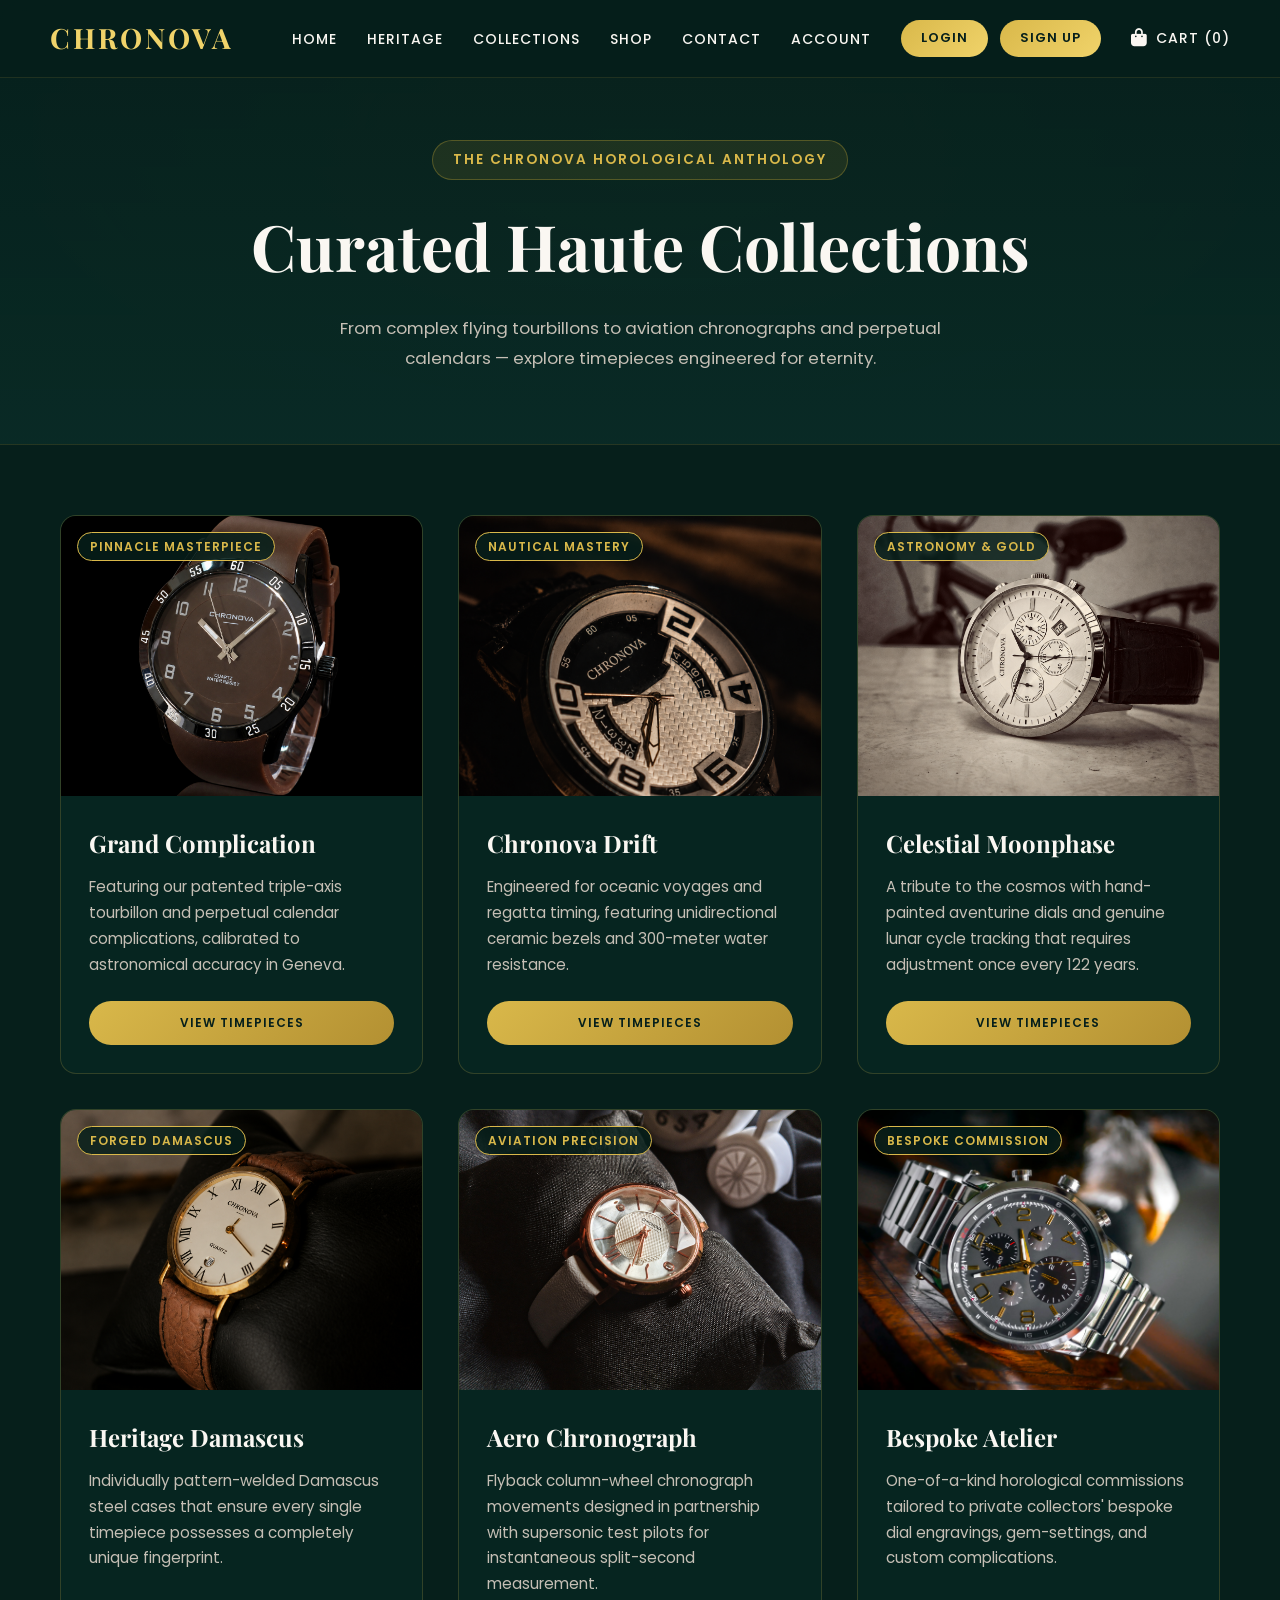
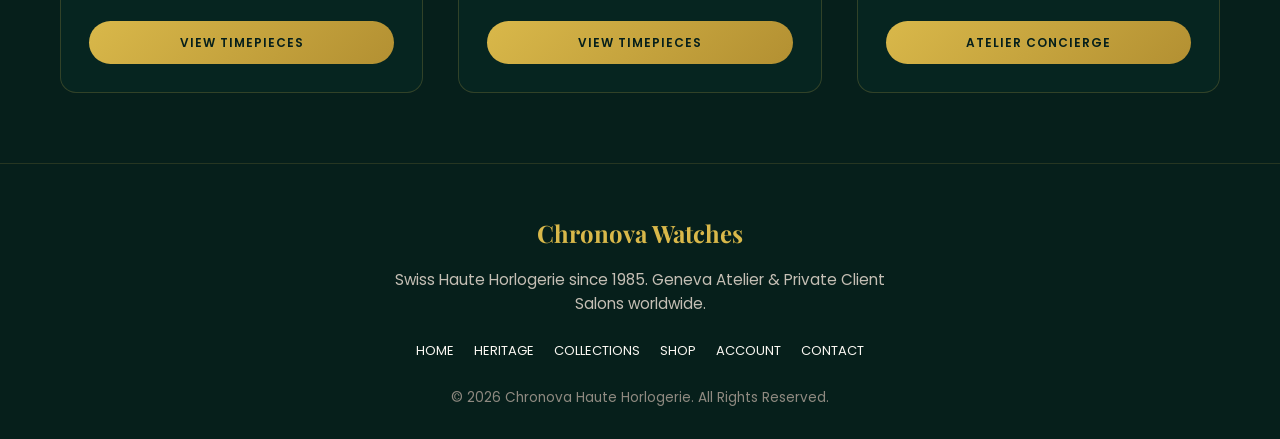
<file: collections.html>
<!DOCTYPE html>
<html lang="en">

<head>
    <meta charset="UTF-8">
    <meta name="viewport" content="width=device-width, initial-scale=1.0">
    <title>Chronova | Curated Collections</title>
    <meta name="description" content="Discover Chronova's pinnacle horological collections: Grand Complication, Drift Nautical, Celestial Moonphase, and Bespoke Haute Horlogerie.">

    <!-- Global Theme Controller -->
    <script src="theme.js"></script>

    <!-- CSS & Fonts -->
    <link rel="stylesheet" href="style.css">
    <link rel="stylesheet" href="theme.css">
    <link href="https://fonts.googleapis.com/css2?family=Playfair+Display:ital,wght@0,400;0,600;0,700;1,400&family=Poppins:wght@300;400;500;600;700&display=swap" rel="stylesheet">
    <link rel="stylesheet" href="https://cdnjs.cloudflare.com/ajax/libs/font-awesome/6.4.0/css/all.min.css">

    <style>
        .collections-hero {
            padding: 140px 20px 70px;
            background: linear-gradient(180deg, rgba(6, 31, 27, 0.95) 0%, rgba(9, 43, 38, 0.9) 100%),
                        radial-gradient(ellipse at 50% 30%, rgba(217, 184, 74, 0.15) 0%, transparent 70%);
            text-align: center;
            border-bottom: 1px solid rgba(217, 184, 74, 0.15);
        }

        .collections-hero h1 {
            font-family: 'Playfair Display', serif;
            font-size: clamp(2.4rem, 5vw, 4rem);
            color: #FAF7F2;
            margin-bottom: 16px;
        }

        .collections-hero p {
            max-width: 660px;
            margin: 0 auto;
            color: #C5BFB5;
            font-size: 1.05rem;
            line-height: 1.8;
        }

        .collections-grid-wrapper {
            padding: 70px 20px;
            max-width: 1200px;
            margin: 0 auto;
        }

        .collections-catalog {
            display: grid;
            grid-template-columns: repeat(auto-fit, minmax(320px, 1fr));
            gap: 35px;
        }

        .collection-card-item {
            background: rgba(9, 43, 38, 0.55);
            border: 1px solid rgba(217, 184, 74, 0.2);
            border-radius: 16px;
            overflow: hidden;
            transition: all 0.4s ease;
            display: flex;
            flex-direction: column;
        }

        .collection-card-item:hover {
            transform: translateY(-7px);
            border-color: rgba(217, 184, 74, 0.55);
            box-shadow: 0 16px 36px rgba(0, 0, 0, 0.45);
        }

        .collection-img-box {
            position: relative;
            height: 280px;
            overflow: hidden;
            background: #041411;
        }

        .collection-img-box img {
            width: 100%;
            height: 100%;
            object-fit: cover;
            transition: transform 0.6s ease;
        }

        .collection-card-item:hover .collection-img-box img {
            transform: scale(1.08);
        }

        .collection-badge {
            position: absolute;
            top: 16px;
            left: 16px;
            background: rgba(6, 31, 27, 0.85);
            border: 1px solid #D9B84A;
            color: #D9B84A;
            padding: 4px 12px;
            border-radius: 20px;
            font-size: 0.75rem;
            letter-spacing: 1px;
            text-transform: uppercase;
            font-weight: 600;
        }

        .collection-info {
            padding: 28px;
            display: flex;
            flex-direction: column;
            flex-grow: 1;
        }

        .collection-info h3 {
            font-family: 'Playfair Display', serif;
            font-size: 1.5rem;
            color: #FAF7F2;
            margin-bottom: 12px;
        }

        .collection-info p {
            color: #C5BFB5;
            font-size: 0.95rem;
            line-height: 1.7;
            margin-bottom: 24px;
            flex-grow: 1;
        }

        .collection-cta-btn {
            display: inline-block;
            text-align: center;
            padding: 12px 24px;
            background: linear-gradient(135deg, #D9B84A, #B39032);
            color: #061F1B;
            text-decoration: none;
            border-radius: 25px;
            font-weight: 600;
            text-transform: uppercase;
            font-size: 12px;
            letter-spacing: 1px;
            transition: all 0.3s ease;
        }

        .collection-cta-btn:hover {
            transform: translateY(-2px);
            box-shadow: 0 6px 20px rgba(217, 184, 74, 0.4);
        }
    </style>
</head>

<body>

    <!-- NAVBAR -->
    <nav class="navbar" id="navbar">
        <a href="index.html" class="logo">Chronova</a>
        <ul class="nav-links" id="navLinks">
            <li><a href="index.html">Home</a></li>
            <li><a href="heritage.html">Heritage</a></li>
            <li><a href="collections.html" class="active">Collections</a></li>
            <li><a href="shop.html">Shop</a></li>
            <li><a href="contact.html">Contact</a></li>
            <li><a href="account.html">Account</a></li>

            <!-- JS CONTROLLED AREA -->
            <li id="userBox"></li>

            <li>
                <a href="cart.html" class="cart-link">
                    <i class="fas fa-shopping-bag"></i>
                    <span class="cart-count">Cart (<span id="cartCount">0</span>)</span>
                </a>
            </li>
        </ul>
        <div class="hamburger" id="hamburgerBtn">
            <i class="fas fa-bars"></i>
        </div>
    </nav>

    <!-- COLLECTIONS HERO -->
    <header class="collections-hero">
        <span class="section-tag" style="color: #D9B84A; letter-spacing: 2px; text-transform: uppercase; font-size: 0.85rem; font-weight: 600;">The Chronova Horological Anthology</span>
        <h1>Curated Haute Collections</h1>
        <p>From complex flying tourbillons to aviation chronographs and perpetual calendars — explore timepieces engineered for eternity.</p>
    </header>

    <!-- CATALOG GRID -->
    <main class="collections-grid-wrapper">
        <div class="collections-catalog">
            
            <!-- Collection 1 -->
            <div class="collection-card-item">
                <div class="collection-img-box">
                    <img src="static/w1.jpg" alt="Grand Complication Series">
                    <span class="collection-badge">Pinnacle Masterpiece</span>
                </div>
                <div class="collection-info">
                    <h3>Grand Complication</h3>
                    <p>Featuring our patented triple-axis tourbillon and perpetual calendar complications, calibrated to astronomical accuracy in Geneva.</p>
                    <a href="shop.html" class="collection-cta-btn">View Timepieces</a>
                </div>
            </div>

            <!-- Collection 2 -->
            <div class="collection-card-item">
                <div class="collection-img-box">
                    <img src="static/w9.jpg" alt="Drift Nautical Series">
                    <span class="collection-badge">Nautical Mastery</span>
                </div>
                <div class="collection-info">
                    <h3>Chronova Drift</h3>
                    <p>Engineered for oceanic voyages and regatta timing, featuring unidirectional ceramic bezels and 300-meter water resistance.</p>
                    <a href="shop.html" class="collection-cta-btn">View Timepieces</a>
                </div>
            </div>

            <!-- Collection 3 -->
            <div class="collection-card-item">
                <div class="collection-img-box">
                    <img src="static/w13.jpg" alt="Celestial Moonphase Series">
                    <span class="collection-badge">Astronomy & Gold</span>
                </div>
                <div class="collection-info">
                    <h3>Celestial Moonphase</h3>
                    <p>A tribute to the cosmos with hand-painted aventurine dials and genuine lunar cycle tracking that requires adjustment once every 122 years.</p>
                    <a href="shop.html" class="collection-cta-btn">View Timepieces</a>
                </div>
            </div>

            <!-- Collection 4 -->
            <div class="collection-card-item">
                <div class="collection-img-box">
                    <img src="static/w3.jpg" alt="Heritage Damascus Series">
                    <span class="collection-badge">Forged Damascus</span>
                </div>
                <div class="collection-info">
                    <h3>Heritage Damascus</h3>
                    <p>Individually pattern-welded Damascus steel cases that ensure every single timepiece possesses a completely unique fingerprint.</p>
                    <a href="shop.html" class="collection-cta-btn">View Timepieces</a>
                </div>
            </div>

            <!-- Collection 5 -->
            <div class="collection-card-item">
                <div class="collection-img-box">
                    <img src="static/w6.jpg" alt="Aero Chronograph Series">
                    <span class="collection-badge">Aviation Precision</span>
                </div>
                <div class="collection-info">
                    <h3>Aero Chronograph</h3>
                    <p>Flyback column-wheel chronograph movements designed in partnership with supersonic test pilots for instantaneous split-second measurement.</p>
                    <a href="shop.html" class="collection-cta-btn">View Timepieces</a>
                </div>
            </div>

            <!-- Collection 6 -->
            <div class="collection-card-item">
                <div class="collection-img-box">
                    <img src="static/w10.jpg" alt="Haute Atelier Series">
                    <span class="collection-badge">Bespoke Commission</span>
                </div>
                <div class="collection-info">
                    <h3>Bespoke Atelier</h3>
                    <p>One-of-a-kind horological commissions tailored to private collectors' bespoke dial engravings, gem-settings, and custom complications.</p>
                    <a href="account.html" class="collection-cta-btn">Atelier Concierge</a>
                </div>
            </div>

        </div>
    </main>

    <!-- FOOTER -->
    <footer class="footer" style="background-color: #061F1B; border-top: 1px solid rgba(217, 184, 74, 0.15); padding: 50px 20px 30px; text-align: center; color: #C5BFB5;">
        <div style="max-width: 1200px; margin: 0 auto;">
            <h2 style="font-family: 'Playfair Display', serif; color: #D9B84A; margin-bottom: 15px;">Chronova Watches</h2>
            <p style="max-width: 500px; margin: 0 auto 25px; font-size: 0.95rem;">Swiss Haute Horlogerie since 1985. Geneva Atelier & Private Client Salons worldwide.</p>
            <div style="display: flex; justify-content: center; gap: 20px; margin-bottom: 25px;">
                <a href="index.html" style="color: #FAF7F2; text-decoration: none; font-size: 13px; text-transform: uppercase;">Home</a>
                <a href="heritage.html" style="color: #FAF7F2; text-decoration: none; font-size: 13px; text-transform: uppercase;">Heritage</a>
                <a href="collections.html" style="color: #FAF7F2; text-decoration: none; font-size: 13px; text-transform: uppercase;">Collections</a>
                <a href="shop.html" style="color: #FAF7F2; text-decoration: none; font-size: 13px; text-transform: uppercase;">Shop</a>
                <a href="account.html" style="color: #FAF7F2; text-decoration: none; font-size: 13px; text-transform: uppercase;">Account</a>
                <a href="contact.html" style="color: #FAF7F2; text-decoration: none; font-size: 13px; text-transform: uppercase;">Contact</a>
            </div>
            <p style="font-size: 0.85rem; color: #8F8A81;">© 2026 Chronova Haute Horlogerie. All Rights Reserved.</p>
        </div>
    </footer>

    <!-- SCRIPTS -->
    <script>
        // Update Cart Count
        try {
            const cart = JSON.parse(localStorage.getItem("cart") || localStorage.getItem("chronova_cart") || "[]");
            document.getElementById("cartCount").textContent = cart.length;
        } catch(e) {}

        // Auth & userBox
        const isLoggedIn = localStorage.getItem("chronova_logged_in");
        const username = localStorage.getItem("chronova_username");
        const userBox = document.getElementById("userBox");

        if (userBox) {
            if (isLoggedIn === "true" && username) {
                userBox.innerHTML = `
                    <a href="account.html" title="Atelier Profile" style="background:transparent;border:none;padding:0;box-shadow:none;transform:none;">
                        <span style="color:#f0d67a;font-weight:bold;cursor:pointer;">
                            Hi, ${username}
                        </span>
                    </a>
                    <a href="#" onclick="logout()" style="margin-left:12px;">Logout</a>
                `;
            } else {
                userBox.innerHTML = `
                    <a href="login.html">Login</a>
                    <a href="signup.html">Sign Up</a>
                `;
            }
        }

        function logout() {
            localStorage.removeItem("chronova_logged_in");
            localStorage.removeItem("chronova_username");
            window.location.href = "index.html";
        }

        // Mobile Hamburger Toggle
        const hamburgerBtn = document.getElementById("hamburgerBtn");
        const navLinks = document.getElementById("navLinks");
        if (hamburgerBtn && navLinks) {
            hamburgerBtn.addEventListener("click", () => {
                navLinks.classList.toggle("active");
            });
        }
    </script>
</body>
</html>
</file>
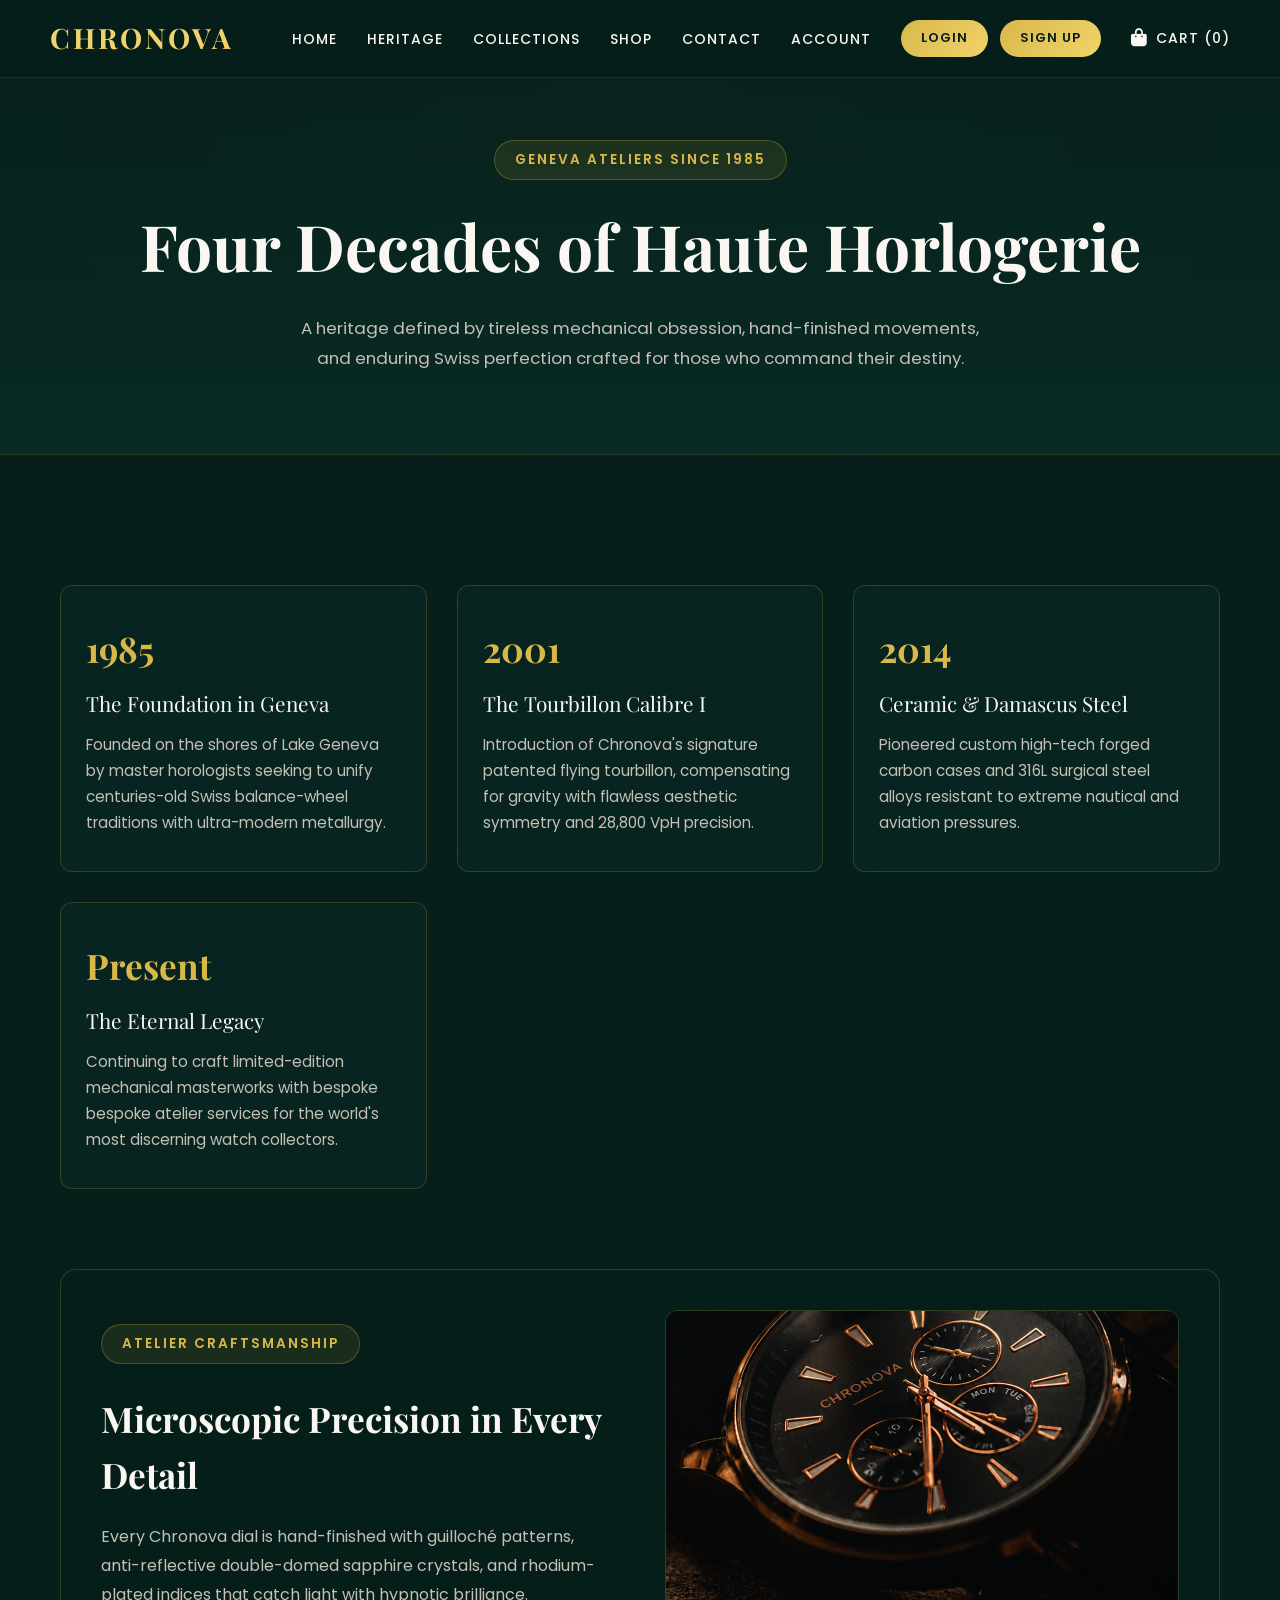
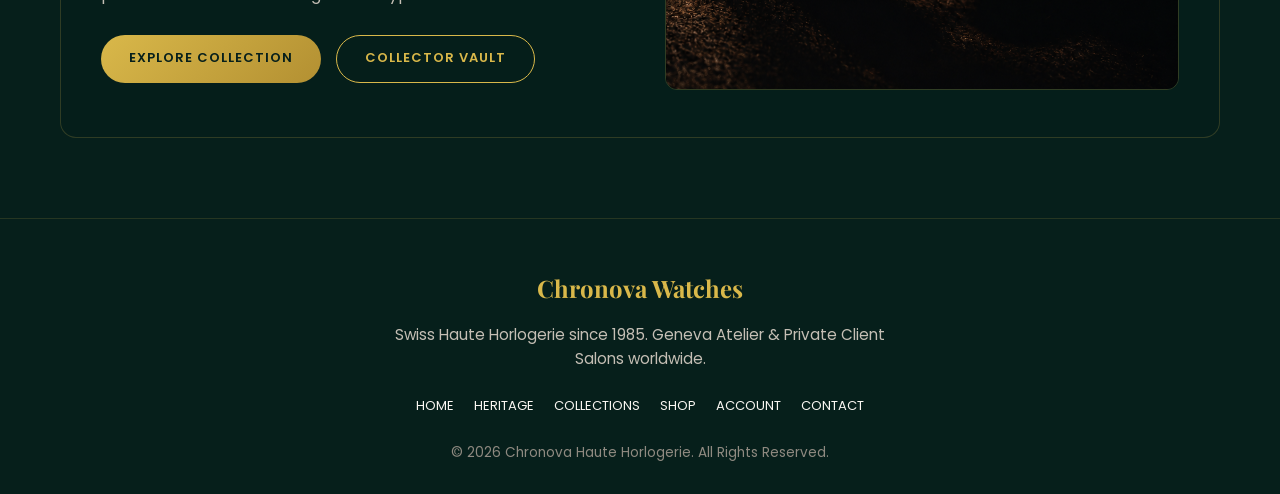
<file: heritage.html>
<!DOCTYPE html>
<html lang="en">

<head>
    <meta charset="UTF-8">
    <meta name="viewport" content="width=device-width, initial-scale=1.0">
    <title>Chronova | Heritage & Swiss Horology</title>
    <meta name="description" content="Explore the legacy of Chronova. Four decades of Swiss watchmaking excellence, handcrafted precision, and timeless horological artistry.">

    <!-- Global Theme Controller -->
    <script src="theme.js"></script>

    <!-- CSS & Fonts -->
    <link rel="stylesheet" href="style.css">
    <link rel="stylesheet" href="theme.css">
    <link href="https://fonts.googleapis.com/css2?family=Playfair+Display:ital,wght@0,400;0,600;0,700;1,400&family=Poppins:wght@300;400;500;600;700&display=swap" rel="stylesheet">
    <link rel="stylesheet" href="https://cdnjs.cloudflare.com/ajax/libs/font-awesome/6.4.0/css/all.min.css">

    <style>
        .heritage-page-hero {
            padding: 140px 20px 80px;
            background: linear-gradient(180deg, rgba(6, 31, 27, 0.95) 0%, rgba(9, 43, 38, 0.9) 100%),
                        radial-gradient(ellipse at 50% 30%, rgba(217, 184, 74, 0.12) 0%, transparent 70%);
            text-align: center;
            border-bottom: 1px solid rgba(217, 184, 74, 0.15);
        }

        .heritage-page-hero h1 {
            font-family: 'Playfair Display', serif;
            font-size: clamp(2.4rem, 5vw, 4rem);
            color: #FAF7F2;
            margin-bottom: 16px;
        }

        .heritage-page-hero p {
            max-width: 680px;
            margin: 0 auto;
            color: #C5BFB5;
            font-size: 1.05rem;
            line-height: 1.8;
        }

        .heritage-content-section {
            padding: 80px 20px;
            max-width: 1200px;
            margin: 0 auto;
        }

        .timeline-grid {
            display: grid;
            grid-template-columns: repeat(auto-fit, minmax(280px, 1fr));
            gap: 30px;
            margin-top: 50px;
        }

        .timeline-card {
            background: rgba(9, 43, 38, 0.5);
            border: 1px solid rgba(217, 184, 74, 0.2);
            border-radius: 12px;
            padding: 35px 25px;
            backdrop-filter: blur(10px);
            transition: all 0.4s ease;
        }

        .timeline-card:hover {
            transform: translateY(-5px);
            border-color: rgba(217, 184, 74, 0.5);
            box-shadow: 0 12px 30px rgba(0, 0, 0, 0.35);
        }

        .timeline-year {
            font-family: 'Playfair Display', serif;
            font-size: 2.2rem;
            color: #D9B84A;
            font-weight: 700;
            margin-bottom: 10px;
        }

        .timeline-title {
            font-family: 'Playfair Display', serif;
            font-size: 1.3rem;
            color: #FAF7F2;
            margin-bottom: 12px;
        }

        .timeline-desc {
            color: #C5BFB5;
            font-size: 0.95rem;
            line-height: 1.7;
        }

        .heritage-showcase-split {
            display: grid;
            grid-template-columns: 1fr 1fr;
            gap: 50px;
            align-items: center;
            margin-top: 80px;
            background: rgba(6, 31, 27, 0.6);
            border: 1px solid rgba(217, 184, 74, 0.2);
            border-radius: 16px;
            padding: 40px;
        }

        .heritage-showcase-split img {
            width: 100%;
            height: 380px;
            object-fit: cover;
            border-radius: 12px;
            border: 1px solid rgba(217, 184, 74, 0.2);
        }

        @media (max-width: 860px) {
            .heritage-showcase-split {
                grid-template-columns: 1fr;
                padding: 24px;
            }
            .heritage-showcase-split img {
                height: 260px;
            }
        }
    </style>
</head>

<body>

    <!-- NAVBAR -->
    <nav class="navbar" id="navbar">
        <a href="index.html" class="logo">Chronova</a>
        <ul class="nav-links" id="navLinks">
            <li><a href="index.html">Home</a></li>
            <li><a href="heritage.html" class="active">Heritage</a></li>
            <li><a href="collections.html">Collections</a></li>
            <li><a href="shop.html">Shop</a></li>
            <li><a href="contact.html">Contact</a></li>
            <li><a href="account.html">Account</a></li>

            <!-- JS CONTROLLED AREA -->
            <li id="userBox"></li>

            <li>
                <a href="cart.html" class="cart-link">
                    <i class="fas fa-shopping-bag"></i>
                    <span class="cart-count">Cart (<span id="cartCount">0</span>)</span>
                </a>
            </li>
        </ul>
        <div class="hamburger" id="hamburgerBtn">
            <i class="fas fa-bars"></i>
        </div>
    </nav>

    <!-- HERITAGE HERO -->
    <header class="heritage-page-hero">
        <span class="section-tag" style="color: #D9B84A; letter-spacing: 2px; text-transform: uppercase; font-size: 0.85rem; font-weight: 600;">Geneva Ateliers Since 1985</span>
        <h1>Four Decades of Haute Horlogerie</h1>
        <p>A heritage defined by tireless mechanical obsession, hand-finished movements, and enduring Swiss perfection crafted for those who command their destiny.</p>
    </header>

    <!-- CONTENT SECTION -->
    <main class="heritage-content-section">
        <div class="timeline-grid">
            <div class="timeline-card">
                <div class="timeline-year">1985</div>
                <div class="timeline-title">The Foundation in Geneva</div>
                <div class="timeline-desc">Founded on the shores of Lake Geneva by master horologists seeking to unify centuries-old Swiss balance-wheel traditions with ultra-modern metallurgy.</div>
            </div>
            <div class="timeline-card">
                <div class="timeline-year">2001</div>
                <div class="timeline-title">The Tourbillon Calibre I</div>
                <div class="timeline-desc">Introduction of Chronova's signature patented flying tourbillon, compensating for gravity with flawless aesthetic symmetry and 28,800 VpH precision.</div>
            </div>
            <div class="timeline-card">
                <div class="timeline-year">2014</div>
                <div class="timeline-title">Ceramic & Damascus Steel</div>
                <div class="timeline-desc">Pioneered custom high-tech forged carbon cases and 316L surgical steel alloys resistant to extreme nautical and aviation pressures.</div>
            </div>
            <div class="timeline-card">
                <div class="timeline-year">Present</div>
                <div class="timeline-title">The Eternal Legacy</div>
                <div class="timeline-desc">Continuing to craft limited-edition mechanical masterworks with bespoke bespoke atelier services for the world's most discerning watch collectors.</div>
            </div>
        </div>

        <div class="heritage-showcase-split">
            <div>
                <span class="section-tag" style="color: #D9B84A; font-size: 0.85rem; letter-spacing: 2px; text-transform: uppercase;">Atelier Craftsmanship</span>
                <h2 style="font-family: 'Playfair Display', serif; font-size: 2.2rem; color: #FAF7F2; margin: 12px 0 20px;">Microscopic Precision in Every Detail</h2>
                <p style="color: #C5BFB5; line-height: 1.8; margin-bottom: 25px;">Every Chronova dial is hand-finished with guilloché patterns, anti-reflective double-domed sapphire crystals, and rhodium-plated indices that catch light with hypnotic brilliance.</p>
                <div style="display: flex; gap: 15px; flex-wrap: wrap;">
                    <a href="shop.html" class="btn-primary" style="padding: 12px 28px; background: linear-gradient(135deg, #D9B84A, #B39032); color: #061F1B; text-decoration: none; border-radius: 25px; font-weight: 600; text-transform: uppercase; font-size: 13px; letter-spacing: 1px;">Explore Collection</a>
                    <a href="account.html" class="btn-secondary" style="padding: 12px 28px; background: transparent; border: 1px solid #D9B84A; color: #D9B84A; text-decoration: none; border-radius: 25px; font-weight: 600; text-transform: uppercase; font-size: 13px; letter-spacing: 1px;">Collector Vault</a>
                </div>
            </div>
            <div>
                <img src="static/w4.jpg" alt="Chronova Heritage Timepiece">
            </div>
        </div>
    </main>

    <!-- FOOTER -->
    <footer class="footer" style="background-color: #061F1B; border-top: 1px solid rgba(217, 184, 74, 0.15); padding: 50px 20px 30px; text-align: center; color: #C5BFB5;">
        <div style="max-width: 1200px; margin: 0 auto;">
            <h2 style="font-family: 'Playfair Display', serif; color: #D9B84A; margin-bottom: 15px;">Chronova Watches</h2>
            <p style="max-width: 500px; margin: 0 auto 25px; font-size: 0.95rem;">Swiss Haute Horlogerie since 1985. Geneva Atelier & Private Client Salons worldwide.</p>
            <div style="display: flex; justify-content: center; gap: 20px; margin-bottom: 25px;">
                <a href="index.html" style="color: #FAF7F2; text-decoration: none; font-size: 13px; text-transform: uppercase;">Home</a>
                <a href="heritage.html" style="color: #FAF7F2; text-decoration: none; font-size: 13px; text-transform: uppercase;">Heritage</a>
                <a href="collections.html" style="color: #FAF7F2; text-decoration: none; font-size: 13px; text-transform: uppercase;">Collections</a>
                <a href="shop.html" style="color: #FAF7F2; text-decoration: none; font-size: 13px; text-transform: uppercase;">Shop</a>
                <a href="account.html" style="color: #FAF7F2; text-decoration: none; font-size: 13px; text-transform: uppercase;">Account</a>
                <a href="contact.html" style="color: #FAF7F2; text-decoration: none; font-size: 13px; text-transform: uppercase;">Contact</a>
            </div>
            <p style="font-size: 0.85rem; color: #8F8A81;">© 2026 Chronova Haute Horlogerie. All Rights Reserved.</p>
        </div>
    </footer>

    <!-- SCRIPTS -->
    <script>
        // Update Cart Count
        try {
            const cart = JSON.parse(localStorage.getItem("cart") || localStorage.getItem("chronova_cart") || "[]");
            document.getElementById("cartCount").textContent = cart.length;
        } catch(e) {}

        // Auth & userBox
        const isLoggedIn = localStorage.getItem("chronova_logged_in");
        const username = localStorage.getItem("chronova_username");
        const userBox = document.getElementById("userBox");

        if (userBox) {
            if (isLoggedIn === "true" && username) {
                userBox.innerHTML = `
                    <a href="account.html" title="Atelier Profile" style="background:transparent;border:none;padding:0;box-shadow:none;transform:none;">
                        <span style="color:#f0d67a;font-weight:bold;cursor:pointer;">
                            Hi, ${username}
                        </span>
                    </a>
                    <a href="#" onclick="logout()" style="margin-left:12px;">Logout</a>
                `;
            } else {
                userBox.innerHTML = `
                    <a href="login.html">Login</a>
                    <a href="signup.html">Sign Up</a>
                `;
            }
        }

        function logout() {
            localStorage.removeItem("chronova_logged_in");
            localStorage.removeItem("chronova_username");
            window.location.href = "index.html";
        }

        // Mobile Hamburger Toggle
        const hamburgerBtn = document.getElementById("hamburgerBtn");
        const navLinks = document.getElementById("navLinks");
        if (hamburgerBtn && navLinks) {
            hamburgerBtn.addEventListener("click", () => {
                navLinks.classList.toggle("active");
            });
        }
    </script>
</body>
</html>
</file>
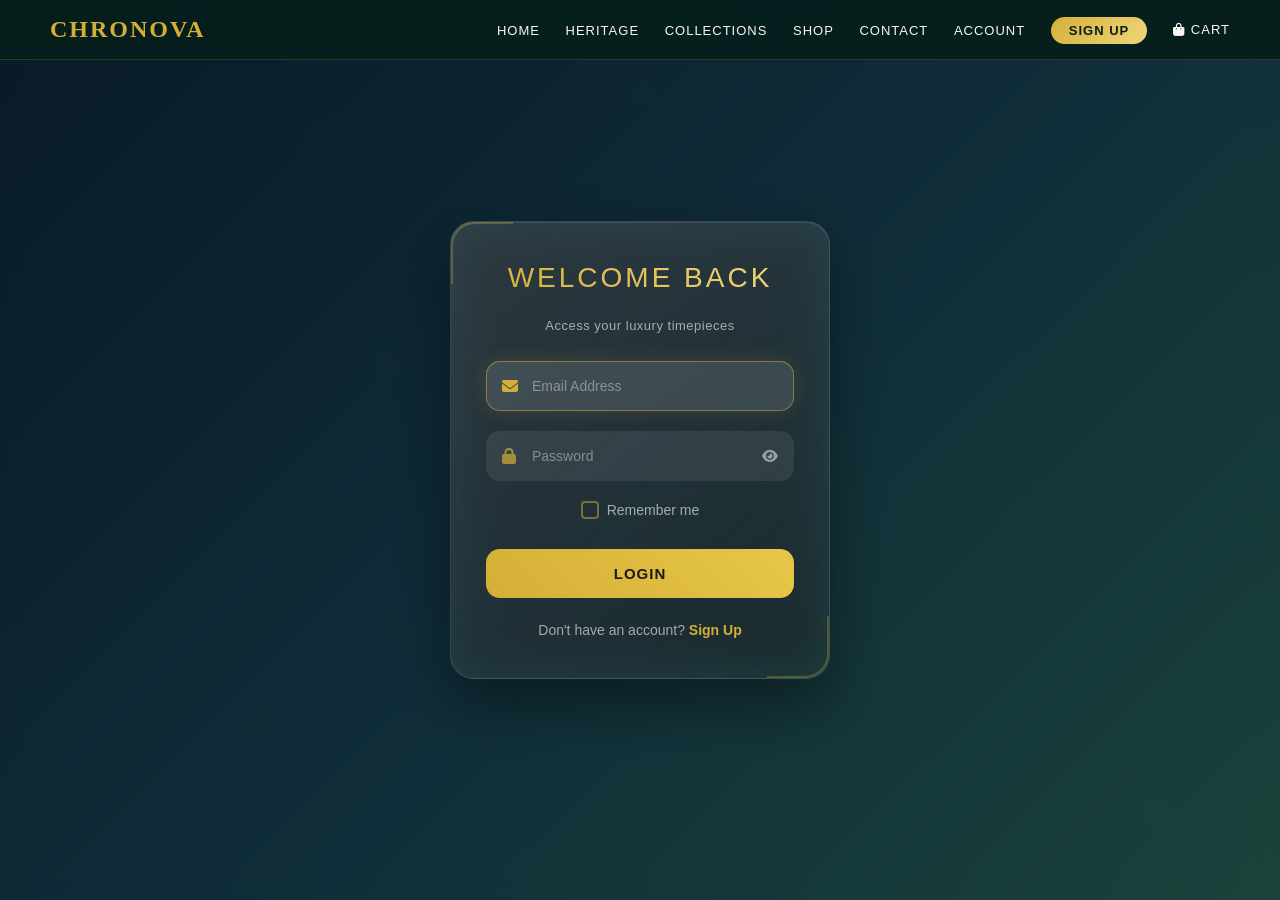
<file: login.html>
<!DOCTYPE html>
<html lang="en">

<head>
    <title>Chronova | Login</title>
    <meta name="viewport" content="width=device-width, initial-scale=1.0">
    <!-- Global Theme Controller -->
    <script src="theme.js"></script>
    <link rel="stylesheet" href="theme.css">

    <style>
        /* ===== GLOBAL ===== */
        *{
            margin:0;
            padding:0;
            box-sizing:border-box;
        }

        body {
            min-height: 100vh;
            display: flex;
            justify-content: center;
            align-items: center;
            font-family: 'Segoe UI', Arial, sans-serif;
            background: linear-gradient(135deg, #0f2c3f 0%, #1a4a5e 50%, #2f6f63 100%);
            overflow-x: hidden;
            position: relative;
            padding-top: 60px;
        }

        /* ===== LUXURY NAVBAR ===== */
        .navbar {
            position: fixed;
            top: 0;
            left: 0;
            width: 100%;
            display: flex;
            justify-content: space-between;
            align-items: center;
            padding: 16px clamp(20px, 4vw, 50px);
            background: rgba(6, 31, 27, 0.9);
            backdrop-filter: blur(20px);
            -webkit-backdrop-filter: blur(20px);
            border-bottom: 1px solid rgba(212, 175, 55, 0.2);
            z-index: 1000;
        }

        .navbar .logo {
            font-family: 'Playfair Display', Georgia, serif;
            font-size: 24px;
            font-weight: 700;
            letter-spacing: 2px;
            color: #d4af37;
            text-transform: uppercase;
            text-decoration: none;
        }

        .nav-links {
            display: flex;
            align-items: center;
            gap: clamp(14px, 2vw, 26px);
            list-style: none;
            margin: 0;
            padding: 0;
        }

        .nav-links a {
            font-size: 13px;
            font-weight: 500;
            letter-spacing: 1px;
            text-transform: uppercase;
            color: #FAF7F2;
            text-decoration: none;
            position: relative;
            padding: 6px 0;
            transition: all 0.3s ease;
        }

        .nav-links a::after {
            content: '';
            position: absolute;
            bottom: 0;
            left: 0;
            width: 0;
            height: 2px;
            background: linear-gradient(90deg, #d4af37, #f0d67a);
            transition: width 0.3s ease;
        }

        .nav-links a:hover {
            color: #f0d67a;
        }

        .nav-links a:hover::after {
            width: 100%;
        }

        .nav-auth-btn {
            background: linear-gradient(135deg, #d4af37, #f0d67a) !important;
            color: #061F1B !important;
            padding: 6px 18px !important;
            border-radius: 20px !important;
            font-weight: 600 !important;
        }

        .nav-auth-btn::after {
            display: none !important;
        }

        .nav-auth-btn:hover {
            transform: translateY(-2px);
            box-shadow: 0 4px 15px rgba(212, 175, 55, 0.4);
        }

        .hamburger {
            display: none;
            font-size: 22px;
            color: #d4af37;
            cursor: pointer;
        }

        @media (max-width: 860px) {
            .navbar {
                padding: 14px 20px;
            }
            .hamburger {
                display: block;
            }
            .nav-links {
                display: none;
                position: fixed;
                top: 60px;
                left: 0;
                right: 0;
                background: rgba(6, 31, 27, 0.98);
                border-bottom: 1px solid rgba(212, 175, 55, 0.2);
                flex-direction: column;
                padding: 20px;
                gap: 14px;
            }
            .nav-links.active {
                display: flex;
            }
        }

        /* ===== PARTICLES BACKGROUND ===== */
        .particles{
            position:fixed;
            inset:0;
            overflow:hidden;
            pointer-events:none;
        }

        .particle{
            position:absolute;
            width:4px;
            height:4px;
            background:rgba(212, 175, 55, 0.6);
            border-radius:50%;
            animation:float 15s infinite ease-in-out;
        }

        .particle:nth-child(1){left:10%;top:20%;animation-delay:0s;animation-duration:12s;}
        .particle:nth-child(2){left:20%;top:80%;animation-delay:2s;animation-duration:14s;}
        .particle:nth-child(3){left:30%;top:40%;animation-delay:4s;animation-duration:16s;}
        .particle:nth-child(4){left:40%;top:60%;animation-delay:1s;animation-duration:13s;}
        .particle:nth-child(5){left:50%;top:10%;animation-delay:3s;animation-duration:15s;}
        .particle:nth-child(6){left:60%;top:70%;animation-delay:5s;animation-duration:17s;}
        .particle:nth-child(7){left:70%;top:30%;animation-delay:2.5s;animation-duration:14s;}
        .particle:nth-child(8){left:80%;top:50%;animation-delay:1.5s;animation-duration:16s;}
        .particle:nth-child(9){left:90%;top:90%;animation-delay:4.5s;animation-duration:12s;}
        .particle:nth-child(10){left:15%;top:55%;animation-delay:3.5s;animation-duration:18s;}
        .particle:nth-child(11){left:25%;top:15%;animation-delay:0.5s;animation-duration:11s;}
        .particle:nth-child(12){left:85%;top:25%;animation-delay:6s;animation-duration:19s;}

        @keyframes float{
            0%,100%{transform:translateY(0) translateX(0) scale(1);opacity:0.6;}
            25%{transform:translateY(-30px) translateX(10px) scale(1.2);opacity:0.8;}
            50%{transform:translateY(-60px) translateX(-10px) scale(0.8);opacity:0.4;}
            75%{transform:translateY(-30px) translateX(15px) scale(1.1);opacity:0.7;}
        }

        /* ===== OVERLAY ===== */
        .overlay {
            position:fixed;
            inset:0;
            background:rgba(0,0,0,0.4);
            backdrop-filter:blur(10px);
            display:flex;
            justify-content:center;
            align-items:center;
            animation:fadeIn 0.5s ease;
        }

        @keyframes fadeIn{
            from{opacity:0}
            to{opacity:1}
        }

        /* ===== LOGIN BOX ===== */
        .login-box {
            width:380px;
            padding:40px 35px;
            border-radius:24px;
            background:linear-gradient(
                145deg,
                rgba(255,255,255,0.15),
                rgba(255,255,255,0.05)
            );
            backdrop-filter:blur(25px);
            -webkit-backdrop-filter:blur(25px);
            border:1px solid rgba(255,255,255,0.1);
            box-shadow:
                0 25px 60px rgba(0,0,0,0.4),
                inset 0 1px 0 rgba(255,255,255,0.1);
            text-align:center;
            color:#fff;
            animation:slideUp 0.6s cubic-bezier(0.16, 1, 0.3, 1);
            position:relative;
            overflow:hidden;
        }

        @keyframes slideUp{
            from{transform:translateY(40px);opacity:0;}
            to{transform:translateY(0);opacity:1}
        }

        /* Decorative corner accents */
        .login-box::before,
        .login-box::after{
            content:'';
            position:absolute;
            width:60px;
            height:60px;
            border:2px solid rgba(212, 175, 55, 0.3);
        }

        .login-box::before{
            top:0;
            left:0;
            border-right:none;
            border-bottom:none;
            border-radius:24px 0 0 0;
        }

        .login-box::after{
            bottom:0;
            right:0;
            border-left:none;
            border-top:none;
            border-radius:0 0 24px 0;
        }

        .login-box h2 {
            margin-bottom:8px;
            font-size:28px;
            font-weight:300;
            letter-spacing:3px;
            text-transform:uppercase;
            background:linear-gradient(45deg, #d4af37, #f0d67a, #d4af37);
            background-size:200% auto;
            -webkit-background-clip:text;
            -webkit-text-fill-color:transparent;
            animation:shimmerText 3s linear infinite;
        }

        @keyframes shimmerText{
            0%{background-position:0% center;}
            100%{background-position:200% center;}
        }

        .login-box .subtitle{
            color:rgba(255,255,255,0.6);
            font-size:13px;
            margin-bottom:28px;
            letter-spacing:0.5px;
        }

        /* ===== INPUT WRAPPER ===== */
        .input-wrapper{
            position:relative;
            margin-bottom:20px;
        }

        .input-wrapper input{
            width:100%;
            padding:16px 20px;
            padding-left:45px;
            border:none;
            border-radius:14px;
            outline:none;
            background:rgba(255,255,255,0.08);
            color:#fff;
            font-size:14px;
            transition:all 0.3s ease;
            border:1px solid transparent;
        }

        .input-wrapper input::placeholder{
            color:rgba(255,255,255,0.4);
        }

        .input-wrapper input:focus{
            background:rgba(255,255,255,0.12);
            border-color:rgba(212, 175, 55, 0.5);
            box-shadow:0 0 20px rgba(212, 175, 55, 0.15);
        }

        .input-wrapper .icon{
            position:absolute;
            left:16px;
            top:50%;
            transform:translateY(-50%);
            color:rgba(212, 175, 55, 0.7);
            font-size:16px;
            transition:all 0.3s ease;
        }

        .input-wrapper input:focus + .icon{
            color:#d4af37;
        }

        /* Password toggle */
        .password-wrapper{
            position:relative;
        }

        .password-wrapper input{
            padding-right:45px;
        }

        .toggle-password{
            position:absolute;
            right:16px;
            top:50%;
            transform:translateY(-50%);
            cursor:pointer;
            color:rgba(255,255,255,0.5);
            transition:all 0.3s ease;
            font-size:14px;
        }

        .toggle-password:hover{
            color:#d4af37;
        }

        /* ===== REMEMBER ME ===== */
        .remember-me{
            display:flex;
            align-items:center;
            justify-content:center;
            margin:20px 0;
            font-size:14px;
            color:rgba(255,255,255,0.6);
        }

        .remember-me input[type="checkbox"]{
            display:none;
        }

        .remember-me label{
            display:flex;
            align-items:center;
            cursor:pointer;
            transition:all 0.3s ease;
        }

        .remember-me label:hover{
            color:#d4af37;
        }

        .checkbox-custom{
            width:18px;
            height:18px;
            border:2px solid rgba(212, 175, 55, 0.5);
            border-radius:4px;
            margin-right:8px;
            position:relative;
            transition:all 0.3s ease;
        }

        .remember-me input[type="checkbox"]:checked + label .checkbox-custom{
            background:#d4af37;
            border-color:#d4af37;
        }

        .remember-me input[type="checkbox"]:checked + label .checkbox-custom::after{
            content:'✓';
            position:absolute;
            top:50%;
            left:50%;
            transform:translate(-50%, -50%);
            color:#1a1a1a;
            font-size:12px;
            font-weight:bold;
        }

        /* ===== BUTTON ===== */
        .login-box button{
            width:100%;
            padding:16px;
            margin-top:10px;
            border:none;
            border-radius:14px;
            background:linear-gradient(45deg, #d4af37, #e6c547, #d4af37);
            background-size:200% auto;
            color:#1a1a1a;
            font-size:15px;
            font-weight:600;
            letter-spacing:1px;
            text-transform:uppercase;
            cursor:pointer;
            transition:all 0.4s ease;
            position:relative;
            overflow:hidden;
        }

        .login-box button::before{
            content:'';
            position:absolute;
            top:0;
            left:-100%;
            width:100%;
            height:100%;
            background:linear-gradient(90deg, transparent, rgba(255,255,255,0.4), transparent);
            transition:all 0.5s ease;
        }

        .login-box button:hover{
            background-position:right center;
            transform:translateY(-2px);
            box-shadow:0 10px 30px rgba(212, 175, 55, 0.4);
        }

        .login-box button:hover::before{
            left:100%;
        }

        .login-box button:active{
            transform:translateY(0);
        }

        /* Loading spinner */
        .login-box button .spinner{
            display:none;
            width:20px;
            height:20px;
            border:2px solid transparent;
            border-top-color:#1a1a1a;
            border-radius:50%;
            animation:spin 0.8s linear infinite;
            margin:0 auto;
        }

        .login-box button.loading .spinner{
            display:block;
        }

        .login-box button.loading .btn-text{
            opacity:0;
        }

        @keyframes spin{
            to{transform:rotate(360deg);}
        }

        /* ===== LINK ===== */
        .login-box p{
            margin-top:24px;
            font-size:14px;
            color:rgba(255,255,255,0.6);
        }

        .login-box a{
            color:#d4af37;
            text-decoration:none;
            font-weight:600;
            transition:all 0.3s ease;
            position:relative;
        }

        .login-box a::after{
            content:'';
            position:absolute;
            bottom:-2px;
            left:0;
            width:0;
            height:1px;
            background:#d4af37;
            transition:width 0.3s ease;
        }

        .login-box a:hover{
            color:#f0d67a;
        }

        .login-box a:hover::after{
            width:100%;
        }

        /* ===== SHAKE ANIMATION ===== */
        .shake{
            animation:shake 0.5s ease-in-out;
        }

        @keyframes shake{
            0%,100%{transform:translateX(0);}
            25%{transform:translateX(-5px);}
            75%{transform:translateX(5px);}
        }
    </style>

    <!-- Font Awesome for Icons -->
    <link rel="stylesheet" href="https://cdnjs.cloudflare.com/ajax/libs/font-awesome/6.4.0/css/all.min.css">
</head>

<body>

    <!-- NAVBAR -->
    <nav class="navbar" id="authNavbar">
        <a href="index.html" class="logo">Chronova</a>
        <ul class="nav-links" id="authNavLinks">
            <li><a href="index.html">Home</a></li>
            <li><a href="heritage.html">Heritage</a></li>
            <li><a href="collections.html">Collections</a></li>
            <li><a href="shop.html">Shop</a></li>
            <li><a href="contact.html">Contact</a></li>
            <li><a href="account.html">Account</a></li>
            <li><a href="signup.html" class="nav-auth-btn">Sign Up</a></li>
            <li>
                <a href="cart.html" style="display:flex;align-items:center;gap:6px;">
                    <i class="fas fa-shopping-bag"></i> Cart
                </a>
            </li>
        </ul>
        <div class="hamburger" id="authHamburger">
            <i class="fas fa-bars"></i>
        </div>
    </nav>

    <!-- Particles Background -->
    <div class="particles">
        <div class="particle"></div>
        <div class="particle"></div>
        <div class="particle"></div>
        <div class="particle"></div>
        <div class="particle"></div>
        <div class="particle"></div>
        <div class="particle"></div>
        <div class="particle"></div>
        <div class="particle"></div>
        <div class="particle"></div>
        <div class="particle"></div>
        <div class="particle"></div>
    </div>

    <div class="overlay">
        <div class="login-box">
            <h2>Welcome Back</h2>
            <p class="subtitle">Access your luxury timepieces</p>

            <div class="input-wrapper">
                <input id="email" type="email" placeholder="Email Address" autocomplete="email">
                <i class="fas fa-envelope icon"></i>
            </div>

            <div class="input-wrapper password-wrapper">
                <input id="password" type="password" placeholder="Password" autocomplete="current-password">
                <i class="fas fa-lock icon"></i>
                <span class="toggle-password" onclick="togglePassword('password')">
                    <i class="fas fa-eye"></i>
                </span>
            </div>

            <div class="remember-me">
                <input type="checkbox" id="remember" name="remember">
                <label for="remember">
                    <span class="checkbox-custom"></span>
                    Remember me
                </label>
            </div>

            <button onclick="login()" id="loginBtn">
                <span class="btn-text">Login</span>
                <div class="spinner"></div>
            </button>

            <p>Don't have an account? <a href="signup.html">Sign Up</a></p>
        </div>
    </div>

    <script>
        function login() {
            const email = document.getElementById("email").value;
            const password = document.getElementById("password").value;

            // Show loading
            const btn = document.getElementById("loginBtn");
            btn.classList.add("loading");
            btn.disabled = true;

            // Simulate loading delay
            setTimeout(() => {
                const user = JSON.parse(localStorage.getItem("chronova_user"));

                if (!user) {
                    showError("No account found");
                    return;
                }

                if (user.email === email && user.password === password) {
                    localStorage.setItem("chronova_logged_in", "true");
                    localStorage.setItem("chronova_username", user.name);
                    window.location.href = "index.html";
                } else {
                    showError("Invalid credentials ❌");
                }
            }, 1000);
        }

        function showError(message) {
            // Reset button
            const btn = document.getElementById("loginBtn");
            btn.classList.remove("loading");
            btn.disabled = false;

            // Shake animation
            const box = document.querySelector(".login-box");
            box.classList.add("shake");
            setTimeout(() => box.classList.remove("shake"), 500);

            // Show alert
            setTimeout(() => alert(message), 300);
        }

        function togglePassword(inputId){
            const input = document.getElementById(inputId);
            const icon = document.querySelector(`[onclick="togglePassword('${inputId}')"] i`);

            if(input.type === "password"){
                input.type = "text";
                icon.classList.remove("fa-eye");
                icon.classList.add("fa-eye-slash");
            } else {
                input.type = "password";
                icon.classList.remove("fa-eye-slash");
                icon.classList.add("fa-eye");
            }
        }

        // Auto-focus on first input
        document.addEventListener("DOMContentLoaded", function(){
            setTimeout(() => {
                document.getElementById("email").focus();
            }, 500);
        });

        // Enter key support
        document.addEventListener("keypress", function(e){
            if(e.key === "Enter"){
                login();
            }
        });

        // Hamburger mobile menu toggle
        const authHamburger = document.getElementById("authHamburger");
        const authNavLinks = document.getElementById("authNavLinks");
        if (authHamburger && authNavLinks) {
            authHamburger.addEventListener("click", () => {
                authNavLinks.classList.toggle("active");
            });
        }
    </script>

</body>

</html>
</file>
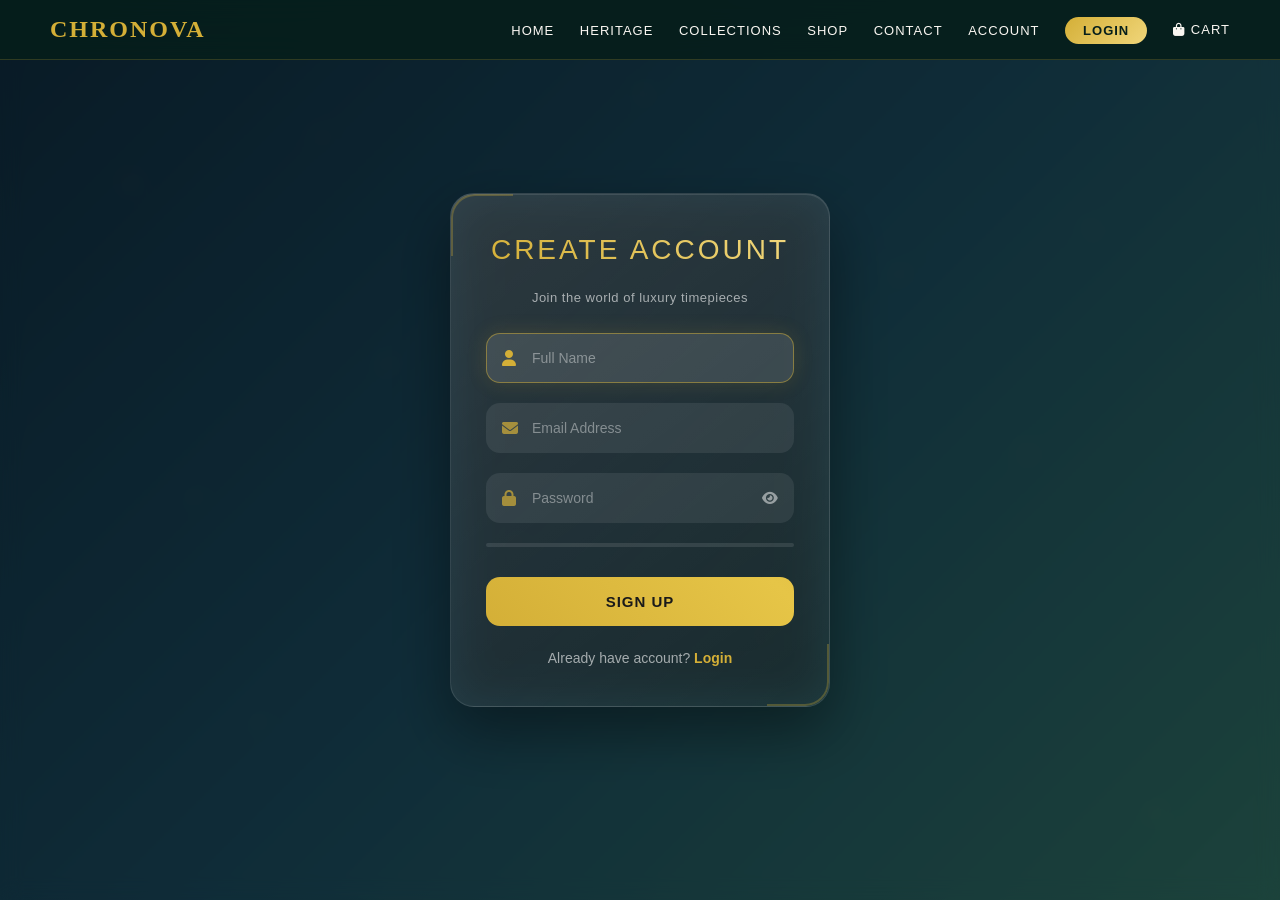
<file: signup.html>
<!DOCTYPE html>
<html lang="en">
<head>
<meta charset="UTF-8">
<title>Chronova | Sign Up</title>
<meta name="viewport" content="width=device-width, initial-scale=1.0">
<!-- Global Theme Controller -->
<script src="theme.js"></script>
<link rel="stylesheet" href="theme.css">

<style>
/* ===== GLOBAL ===== */
*{
    margin:0;
    padding:0;
    box-sizing:border-box;
}

body{
    min-height: 100vh;
    display: flex;
    justify-content: center;
    align-items: center;
    font-family: 'Segoe UI', Arial, sans-serif;
    background: linear-gradient(135deg, #0f2c3f 0%, #1a4a5e 50%, #2f6f63 100%);
    overflow-x: hidden;
    position: relative;
    padding-top: 60px;
}

/* ===== LUXURY NAVBAR ===== */
.navbar {
    position: fixed;
    top: 0;
    left: 0;
    width: 100%;
    display: flex;
    justify-content: space-between;
    align-items: center;
    padding: 16px clamp(20px, 4vw, 50px);
    background: rgba(6, 31, 27, 0.9);
    backdrop-filter: blur(20px);
    -webkit-backdrop-filter: blur(20px);
    border-bottom: 1px solid rgba(212, 175, 55, 0.2);
    z-index: 1000;
}

.navbar .logo {
    font-family: 'Playfair Display', Georgia, serif;
    font-size: 24px;
    font-weight: 700;
    letter-spacing: 2px;
    color: #d4af37;
    text-transform: uppercase;
    text-decoration: none;
}

.nav-links {
    display: flex;
    align-items: center;
    gap: clamp(14px, 2vw, 26px);
    list-style: none;
    margin: 0;
    padding: 0;
}

.nav-links a {
    font-size: 13px;
    font-weight: 500;
    letter-spacing: 1px;
    text-transform: uppercase;
    color: #FAF7F2;
    text-decoration: none;
    position: relative;
    padding: 6px 0;
    transition: all 0.3s ease;
}

.nav-links a::after {
    content: '';
    position: absolute;
    bottom: 0;
    left: 0;
    width: 0;
    height: 2px;
    background: linear-gradient(90deg, #d4af37, #f0d67a);
    transition: width 0.3s ease;
}

.nav-links a:hover {
    color: #f0d67a;
}

.nav-links a:hover::after {
    width: 100%;
}

.nav-auth-btn {
    background: linear-gradient(135deg, #d4af37, #f0d67a) !important;
    color: #061F1B !important;
    padding: 6px 18px !important;
    border-radius: 20px !important;
    font-weight: 600 !important;
}

.nav-auth-btn::after {
    display: none !important;
}

.nav-auth-btn:hover {
    transform: translateY(-2px);
    box-shadow: 0 4px 15px rgba(212, 175, 55, 0.4);
}

.hamburger {
    display: none;
    font-size: 22px;
    color: #d4af37;
    cursor: pointer;
}

@media (max-width: 860px) {
    .navbar {
        padding: 14px 20px;
    }
    .hamburger {
        display: block;
    }
    .nav-links {
        display: none;
        position: fixed;
        top: 60px;
        left: 0;
        right: 0;
        background: rgba(6, 31, 27, 0.98);
        border-bottom: 1px solid rgba(212, 175, 55, 0.2);
        flex-direction: column;
        padding: 20px;
        gap: 14px;
    }
    .nav-links.active {
        display: flex;
    }
}

/* ===== PARTICLES BACKGROUND ===== */
.particles{
    position:fixed;
    inset:0;
    overflow:hidden;
    pointer-events:none;
}

.particle{
    position:absolute;
    width:4px;
    height:4px;
    background:rgba(212, 175, 55, 0.6);
    border-radius:50%;
    animation:float 15s infinite ease-in-out;
}

.particle:nth-child(1){left:10%;top:20%;animation-delay:0s;animation-duration:12s;}
.particle:nth-child(2){left:20%;top:80%;animation-delay:2s;animation-duration:14s;}
.particle:nth-child(3){left:30%;top:40%;animation-delay:4s;animation-duration:16s;}
.particle:nth-child(4){left:40%;top:60%;animation-delay:1s;animation-duration:13s;}
.particle:nth-child(5){left:50%;top:10%;animation-delay:3s;animation-duration:15s;}
.particle:nth-child(6){left:60%;top:70%;animation-delay:5s;animation-duration:17s;}
.particle:nth-child(7){left:70%;top:30%;animation-delay:2.5s;animation-duration:14s;}
.particle:nth-child(8){left:80%;top:50%;animation-delay:1.5s;animation-duration:16s;}
.particle:nth-child(9){left:90%;top:90%;animation-delay:4.5s;animation-duration:12s;}
.particle:nth-child(10){left:15%;top:55%;animation-delay:3.5s;animation-duration:18s;}
.particle:nth-child(11){left:25%;top:15%;animation-delay:0.5s;animation-duration:11s;}
.particle:nth-child(12){left:85%;top:25%;animation-delay:6s;animation-duration:19s;}

@keyframes float{
    0%,100%{transform:translateY(0) translateX(0) scale(1);opacity:0.6;}
    25%{transform:translateY(-30px) translateX(10px) scale(1.2);opacity:0.8;}
    50%{transform:translateY(-60px) translateX(-10px) scale(0.8);opacity:0.4;}
    75%{transform:translateY(-30px) translateX(15px) scale(1.1);opacity:0.7;}
}

/* ===== OVERLAY ===== */
.overlay{
    position:fixed;
    inset:0;
    background:rgba(0,0,0,0.4);
    backdrop-filter:blur(10px);
    display:flex;
    justify-content:center;
    align-items:center;
    animation:fadeIn 0.5s ease;
}

@keyframes fadeIn{
    from{opacity:0}
    to{opacity:1}
}

/* ===== SIGNUP BOX ===== */
.signup-box{
    width:380px;
    padding:40px 35px;
    border-radius:24px;
    background:linear-gradient(
        145deg,
        rgba(255,255,255,0.15),
        rgba(255,255,255,0.05)
    );
    backdrop-filter:blur(25px);
    -webkit-backdrop-filter:blur(25px);
    border:1px solid rgba(255,255,255,0.1);
    box-shadow:
        0 25px 60px rgba(0,0,0,0.4),
        inset 0 1px 0 rgba(255,255,255,0.1);
    text-align:center;
    color:#fff;
    animation:slideUp 0.6s cubic-bezier(0.16, 1, 0.3, 1);
    position:relative;
    overflow:hidden;
}

@keyframes slideUp{
    from{transform:translateY(40px);opacity:0;}
    to{transform:translateY(0);opacity:1}
}

/* Decorative corner accents */
.signup-box::before,
.signup-box::after{
    content:'';
    position:absolute;
    width:60px;
    height:60px;
    border:2px solid rgba(212, 175, 55, 0.3);
}

.signup-box::before{
    top:0;
    left:0;
    border-right:none;
    border-bottom:none;
    border-radius:24px 0 0 0;
}

.signup-box::after{
    bottom:0;
    right:0;
    border-left:none;
    border-top:none;
    border-radius:0 0 24px 0;
}

.signup-box h2{
    margin-bottom:8px;
    font-size:28px;
    font-weight:300;
    letter-spacing:3px;
    text-transform:uppercase;
    background:linear-gradient(45deg, #d4af37, #f0d67a, #d4af37);
    background-size:200% auto;
    -webkit-background-clip:text;
    -webkit-text-fill-color:transparent;
    animation:shimmerText 3s linear infinite;
}

@keyframes shimmerText{
    0%{background-position:0% center;}
    100%{background-position:200% center;}
}

.signup-box .subtitle{
    color:rgba(255,255,255,0.6);
    font-size:13px;
    margin-bottom:28px;
    letter-spacing:0.5px;
}

/* ===== INPUT WRAPPER ===== */
.input-wrapper{
    position:relative;
    margin-bottom:20px;
}

.input-wrapper input{
    width:100%;
    padding:16px 20px;
    padding-left:45px;
    border:none;
    border-radius:14px;
    outline:none;
    background:rgba(255,255,255,0.08);
    color:#fff;
    font-size:14px;
    transition:all 0.3s ease;
    border:1px solid transparent;
}

.input-wrapper input::placeholder{
    color:rgba(255,255,255,0.4);
}

.input-wrapper input:focus{
    background:rgba(255,255,255,0.12);
    border-color:rgba(212, 175, 55, 0.5);
    box-shadow:0 0 20px rgba(212, 175, 55, 0.15);
}

.input-wrapper .icon{
    position:absolute;
    left:16px;
    top:50%;
    transform:translateY(-50%);
    color:rgba(212, 175, 55, 0.7);
    font-size:16px;
    transition:all 0.3s ease;
}

.input-wrapper input:focus + .icon{
    color:#d4af37;
}

/* Password toggle */
.password-wrapper{
    position:relative;
}

.password-wrapper input{
    padding-right:45px;
}

.toggle-password{
    position:absolute;
    right:16px;
    top:50%;
    transform:translateY(-50%);
    cursor:pointer;
    color:rgba(255,255,255,0.5);
    transition:all 0.3s ease;
    font-size:14px;
}

.toggle-password:hover{
    color:#d4af37;
}

/* ===== PASSWORD STRENGTH ===== */
.password-strength{
    height:4px;
    background:rgba(255,255,255,0.1);
    border-radius:2px;
    margin-bottom:20px;
    overflow:hidden;
}

.password-strength .bar{
    height:100%;
    width:0;
    border-radius:2px;
    transition:all 0.4s ease;
}

.password-strength .bar.weak{width:33%;background:linear-gradient(90deg, #ff6b6b, #ee5a5a);}
.password-strength .bar.medium{width:66%;background:linear-gradient(90deg, #ffd93d, #f0c419);}
.password-strength .bar.strong{width:100%;background:linear-gradient(90deg, #6bcb77, #4ade80);}

.password-strength .label{
    font-size:11px;
    color:rgba(255,255,255,0.5);
    margin-top:6px;
    text-align:left;
    transition:all 0.3s ease;
}

/* ===== BUTTON ===== */
.signup-box button{
    width:100%;
    padding:16px;
    margin-top:10px;
    border:none;
    border-radius:14px;
    background:linear-gradient(45deg, #d4af37, #e6c547, #d4af37);
    background-size:200% auto;
    color:#1a1a1a;
    font-size:15px;
    font-weight:600;
    letter-spacing:1px;
    text-transform:uppercase;
    cursor:pointer;
    transition:all 0.4s ease;
    position:relative;
    overflow:hidden;
}

.signup-box button::before{
    content:'';
    position:absolute;
    top:0;
    left:-100%;
    width:100%;
    height:100%;
    background:linear-gradient(90deg, transparent, rgba(255,255,255,0.4), transparent);
    transition:all 0.5s ease;
}

.signup-box button:hover{
    background-position:right center;
    transform:translateY(-2px);
    box-shadow:0 10px 30px rgba(212, 175, 55, 0.4);
}

.signup-box button:hover::before{
    left:100%;
}

.signup-box button:active{
    transform:translateY(0);
}

/* Loading spinner */
.signup-box button .spinner{
    display:none;
    width:20px;
    height:20px;
    border:2px solid transparent;
    border-top-color:#1a1a1a;
    border-radius:50%;
    animation:spin 0.8s linear infinite;
    margin:0 auto;
}

.signup-box button.loading .spinner{
    display:block;
}

.signup-box button.loading .btn-text{
    opacity:0;
}

@keyframes spin{
    to{transform:rotate(360deg);}
}

/* ===== LINK ===== */
.signup-box p{
    margin-top:24px;
    font-size:14px;
    color:rgba(255,255,255,0.6);
}

.signup-box a{
    color:#d4af37;
    text-decoration:none;
    font-weight:600;
    transition:all 0.3s ease;
    position:relative;
}

.signup-box a::after{
    content:'';
    position:absolute;
    bottom:-2px;
    left:0;
    width:0;
    height:1px;
    background:#d4af37;
    transition:width 0.3s ease;
}

.signup-box a:hover{
    color:#f0d67a;
}

.signup-box a:hover::after{
    width:100%;
}

/* ===== CONFETTI ===== */
.confetti{
    position:fixed;
    pointer-events:none;
    z-index:1000;
}

.confetti-piece{
    position:absolute;
    width:10px;
    height:10px;
    animation:confettiFall 3s ease-out forwards;
}

@keyframes confettiFall{
    0%{transform:translateY(0) rotate(0deg);opacity:1;}
    100%{transform:translateY(100vh) rotate(720deg);opacity:0;}
}

/* ===== VALIDATION MESSAGE ===== */
.validation-msg{
    position:absolute;
    top:-8px;
    right:10px;
    font-size:11px;
    opacity:0;
    transition:all 0.3s ease;
}

.validation-msg.show{
    opacity:1;
}

.validation-msg.success{color:#6bcb77;}
.validation-msg.error{color:#ff6b6b;}
</style>

<!-- Font Awesome for Icons -->
<link rel="stylesheet" href="https://cdnjs.cloudflare.com/ajax/libs/font-awesome/6.4.0/css/all.min.css">
</head>

<body>

    <!-- NAVBAR -->
    <nav class="navbar" id="authNavbar">
        <a href="index.html" class="logo">Chronova</a>
        <ul class="nav-links" id="authNavLinks">
            <li><a href="index.html">Home</a></li>
            <li><a href="heritage.html">Heritage</a></li>
            <li><a href="collections.html">Collections</a></li>
            <li><a href="shop.html">Shop</a></li>
            <li><a href="contact.html">Contact</a></li>
            <li><a href="account.html">Account</a></li>
            <li><a href="login.html" class="nav-auth-btn">Login</a></li>
            <li>
                <a href="cart.html" style="display:flex;align-items:center;gap:6px;">
                    <i class="fas fa-shopping-bag"></i> Cart
                </a>
            </li>
        </ul>
        <div class="hamburger" id="authHamburger">
            <i class="fas fa-bars"></i>
        </div>
    </nav>

<!-- Particles Background -->
<div class="particles">
    <div class="particle"></div>
    <div class="particle"></div>
    <div class="particle"></div>
    <div class="particle"></div>
    <div class="particle"></div>
    <div class="particle"></div>
    <div class="particle"></div>
    <div class="particle"></div>
    <div class="particle"></div>
    <div class="particle"></div>
    <div class="particle"></div>
    <div class="particle"></div>
</div>

<div class="overlay">
    <div class="signup-box">
        <h2>Create Account</h2>
        <p class="subtitle">Join the world of luxury timepieces</p>

        <div class="input-wrapper">
            <input id="name" type="text" placeholder="Full Name" autocomplete="name">
            <i class="fas fa-user icon"></i>
        </div>

        <div class="input-wrapper">
            <input id="email" type="email" placeholder="Email Address" autocomplete="email">
            <i class="fas fa-envelope icon"></i>
        </div>

        <div class="input-wrapper password-wrapper">
            <input id="password" type="password" placeholder="Password" autocomplete="new-password">
            <i class="fas fa-lock icon"></i>
            <span class="toggle-password" onclick="togglePassword('password')">
                <i class="fas fa-eye"></i>
            </span>
        </div>

        <div class="password-strength">
            <div class="bar"></div>
            <span class="label"></span>
        </div>

        <button onclick="signup()" id="signupBtn">
            <span class="btn-text">Sign Up</span>
            <div class="spinner"></div>
        </button>

        <p>Already have account? <a href="login.html">Login</a></p>
    </div>
</div>

<script>
function signup(){
    const name = document.getElementById("name").value.trim();
    const email = document.getElementById("email").value.trim();
    const password = document.getElementById("password").value.trim();

    if(!name || !email || !password){
        alert("All fields required");
        return;
    }

    // Show loading
    const btn = document.getElementById("signupBtn");
    btn.classList.add("loading");
    btn.disabled = true;

    // Simulate loading delay
    setTimeout(() => {
        const user = { name, email, password };
        localStorage.setItem("chronova_user", JSON.stringify(user));
        
        // Show confetti
        showConfetti();
        
        setTimeout(() => {
            alert("Signup successful! ✅");
            window.location.href = "login.html";
        }, 500);
    }, 1000);
}

function togglePassword(inputId){
    const input = document.getElementById(inputId);
    const icon = document.querySelector(`[onclick="togglePassword('${inputId}')"] i`);
    
    if(input.type === "password"){
        input.type = "text";
        icon.classList.remove("fa-eye");
        icon.classList.add("fa-eye-slash");
    } else {
        input.type = "password";
        icon.classList.remove("fa-eye-slash");
        icon.classList.add("fa-eye");
    }
}

// Password strength indicator
const passwordInput = document.getElementById("password");
const strengthBar = document.querySelector(".password-strength .bar");
const strengthLabel = document.querySelector(".password-strength .label");

passwordInput.addEventListener("input", function(){
    const password = this.value;
    const strength = checkPasswordStrength(password);
    
    strengthBar.className = "bar";
    strengthLabel.className = "label";
    
    if(password.length > 0){
        if(strength === "weak"){
            strengthBar.classList.add("weak");
            strengthLabel.textContent = "Weak password";
            strengthLabel.style.color = "#ff6b6b";
        } else if(strength === "medium"){
            strengthBar.classList.add("medium");
            strengthLabel.textContent = "Medium password";
            strengthLabel.style.color = "#ffd93d";
        } else if(strength === "strong"){
            strengthBar.classList.add("strong");
            strengthLabel.textContent = "Strong password";
            strengthLabel.style.color = "#6bcb77";
        }
    } else {
        strengthLabel.textContent = "";
    }
});

function checkPasswordStrength(password){
    let score = 0;
    
    if(password.length >= 8) score++;
    if(/[A-Z]/.test(password)) score++;
    if(/[a-z]/.test(password)) score++;
    if(/[0-9]/.test(password)) score++;
    if(/[^A-Za-z0-9]/.test(password)) score++;
    
    if(score <= 2) return "weak";
    if(score <= 3) return "medium";
    return "strong";
}

function showConfetti(){
    const colors = ['#d4af37', '#f0d67a', '#6bcb77', '#ff6b6b', '#4ecdc4'];
    const confettiContainer = document.createElement("div");
    confettiContainer.className = "confetti";
    document.body.appendChild(confettiContainer);
    
    for(let i = 0; i < 50; i++){
        const piece = document.createElement("div");
        piece.className = "confetti-piece";
        piece.style.left = Math.random() * 100 + "vw";
        piece.style.background = colors[Math.floor(Math.random() * colors.length)];
        piece.style.animationDelay = Math.random() * 0.5 + "s";
        piece.style.transform = `rotate(${Math.random() * 360}deg)`;
        confettiContainer.appendChild(piece);
    }
    
    setTimeout(() => {
        confettiContainer.remove();
    }, 3500);
}

// Auto-focus on first input
document.addEventListener("DOMContentLoaded", function(){
    setTimeout(() => {
        document.getElementById("name").focus();
    }, 500);
});

// Enter key support
document.addEventListener("keypress", function(e){
    if(e.key === "Enter"){
        signup();
    }
});

// Hamburger mobile menu toggle
const authHamburger = document.getElementById("authHamburger");
const authNavLinks = document.getElementById("authNavLinks");
if (authHamburger && authNavLinks) {
    authHamburger.addEventListener("click", () => {
        authNavLinks.classList.toggle("active");
    });
}
</script>

</body>
</html>
</file>
<file: theme.css>
/* ========================================================================== */
/* CHRONOVA GLOBAL LUXURY THEME SYSTEM                                        */
/* Supports Dark Mode (Haute Emerald) and Light Mode (Haute Ivory & Gold)      */
/* ========================================================================== */

/* ===== 1. ROOT VARIABLES (DARK MODE DEFAULT) ===== */
:root {
    --bg-primary: #061F1B;
    --bg-secondary: #082822;
    --bg-surface: #0B3028;
    --bg-surface-light: #103A31;
    --bg-card: rgba(11, 48, 40, 0.55);
    --bg-card-hover: rgba(16, 58, 49, 0.7);

    --gold: #D9B84A;
    --gold-light: #F0D36A;
    --gold-dark: #A8892F;
    --gold-subtle: rgba(217, 184, 74, 0.12);
    --gold-border: rgba(217, 184, 74, 0.22);
    --gold-border-hover: rgba(217, 184, 74, 0.45);

    --text-primary: #FAF7F2;
    --text-secondary: #B8C9C3;
    --text-muted: #7F9690;
    --text-inverse: #061F1B;
    --white: #ffffff;

    --primary-dark: #061F1B;
    --primary-teal: #082822;
    --primary-light: #103A31;
    --dark-bg: #061F1B;
    --dark-teal: #082822;
    --text-light: #FAF7F2;

    --glass-bg: rgba(6, 31, 27, 0.75);
    --glass-modal-bg: rgba(6, 31, 27, 0.95);
    --glass-border: rgba(217, 184, 74, 0.22);
    --shadow-luxury: 0 20px 50px rgba(0, 0, 0, 0.55);
    --shadow-card: 0 10px 30px rgba(0, 0, 0, 0.35);

    --navbar-bg: rgba(6, 31, 27, 0.88);
    --footer-bg: #061F1B;
    --input-bg: rgba(8, 40, 34, 0.65);
    --input-border: rgba(217, 184, 74, 0.25);
}

/* ===== 2. LIGHT MODE (HAUTE IVORY, EMERALD & GOLD) ===== */
[data-theme="light"] {
    --bg-primary: #F8F5EE;
    --bg-secondary: #EFE9DC;
    --bg-surface: #FFFFFF;
    --bg-surface-light: #F4EFE4;
    --bg-card: rgba(255, 255, 255, 0.92);
    --bg-card-hover: rgba(255, 255, 255, 0.98);

    --gold: #A8862A;
    --gold-light: #C29D38;
    --gold-dark: #7A5E18;
    --gold-subtle: rgba(168, 134, 42, 0.08);
    --gold-border: rgba(168, 134, 42, 0.25);
    --gold-border-hover: rgba(168, 134, 42, 0.55);

    --text-primary: #061F1B;
    --text-secondary: #2C4841;
    --text-muted: #5B756E;
    --text-inverse: #FAF7F2;
    --white: #ffffff;

    --primary-dark: #F8F5EE;
    --primary-teal: #EFE9DC;
    --primary-light: #E3DDD0;
    --dark-bg: #F8F5EE;
    --dark-teal: #EFE9DC;
    --text-light: #061F1B;

    --glass-bg: rgba(255, 255, 255, 0.85);
    --glass-modal-bg: rgba(255, 255, 255, 0.98);
    --glass-border: rgba(168, 134, 42, 0.25);
    --shadow-luxury: 0 20px 50px rgba(6, 31, 27, 0.12);
    --shadow-card: 0 10px 30px rgba(6, 31, 27, 0.08);

    --navbar-bg: rgba(248, 245, 238, 0.92);
    --footer-bg: #EFE9DC;
    --input-bg: #FFFFFF;
    --input-border: rgba(168, 134, 42, 0.3);
}

/* ========================================================================== */
/* COMPONENT SPECIFIC LIGHT THEME ADAPTATIONS                                 */
/* ========================================================================== */

/* Body & Base */
[data-theme="light"] body {
    background-color: var(--bg-primary) !important;
    color: var(--text-primary) !important;
}

/* Global Navbar */
[data-theme="light"] .navbar,
[data-theme="light"] nav,
[data-theme="light"] .auth-navbar {
    background: var(--navbar-bg) !important;
    border-bottom: 1px solid var(--gold-border) !important;
    backdrop-filter: blur(20px) !important;
    -webkit-backdrop-filter: blur(20px) !important;
    box-shadow: 0 4px 20px rgba(6, 31, 27, 0.05);
}

[data-theme="light"] .logo {
    color: var(--gold) !important;
}

[data-theme="light"] .nav-links a,
[data-theme="light"] nav ul a {
    color: var(--text-primary) !important;
}

[data-theme="light"] .nav-links a:hover,
[data-theme="light"] nav ul a:hover,
[data-theme="light"] .nav-links a.active {
    color: var(--gold) !important;
}

[data-theme="light"] .nav-links a::after {
    background: linear-gradient(90deg, var(--gold), var(--gold-light)) !important;
}

[data-theme="light"] .hamburger {
    color: var(--gold) !important;
}

[data-theme="light"] #userBox a {
    background: linear-gradient(135deg, var(--gold), var(--gold-light)) !important;
    color: #FAF7F2 !important;
}

[data-theme="light"] #userBox span {
    color: var(--gold-dark) !important;
}

[data-theme="light"] #userBox a[onclick] {
    background: transparent !important;
    color: var(--gold) !important;
    border-color: var(--gold) !important;
}

[data-theme="light"] #userBox a[onclick]:hover {
    background: var(--gold) !important;
    color: #FAF7F2 !important;
}

/* Mobile Navigation Menus */
@media (max-width: 860px) {
    [data-theme="light"] .nav-links,
    [data-theme="light"] nav ul {
        background: rgba(248, 245, 238, 0.98) !important;
        border-bottom: 1px solid var(--gold-border) !important;
    }
}

/* ========================================================================== */
/* HOME PAGE (index.html) LIGHT ADAPTATIONS                                   */
/* ========================================================================== */
[data-theme="light"] .hero-scroll-container {
    background: linear-gradient(180deg, #F8F5EE 0%, #EFE9DC 100%) !important;
}

[data-theme="light"] .hero-main-content h1,
[data-theme="light"] .hero-end-content h2,
[data-theme="light"] .hero-mid-tag h2 {
    color: var(--text-primary) !important;
}

[data-theme="light"] .hero-main-content p,
[data-theme="light"] .hero-end-content p {
    color: var(--text-secondary) !important;
}

[data-theme="light"] .section-tag,
[data-theme="light"] .hero-subtitle {
    color: var(--gold) !important;
}

[data-theme="light"] .heritage-cinematic-section {
    background: var(--bg-primary) !important;
}

[data-theme="light"] .heritage-chapter h2,
[data-theme="light"] .heritage-chapter p {
    color: var(--text-primary) !important;
}

[data-theme="light"] .heritage-detail-item {
    background: var(--bg-card) !important;
    border: 1px solid var(--gold-border) !important;
}

[data-theme="light"] .collections-section {
    background: var(--bg-secondary) !important;
}

[data-theme="light"] .collection-card {
    background: var(--bg-surface) !important;
    border: 1px solid var(--gold-border) !important;
    box-shadow: var(--shadow-card) !important;
}

[data-theme="light"] .collection-card h3,
[data-theme="light"] .collection-card h4 {
    color: var(--text-primary) !important;
}

[data-theme="light"] .collection-card p {
    color: var(--text-secondary) !important;
}

[data-theme="light"] .stat-item,
[data-theme="light"] .craft-card,
[data-theme="light"] .feature-card,
[data-theme="light"] .testimonial-card {
    background: var(--bg-surface) !important;
    border: 1px solid var(--gold-border) !important;
    box-shadow: var(--shadow-card) !important;
    color: var(--text-primary) !important;
}

[data-theme="light"] .stat-number,
[data-theme="light"] .testimonial-stars {
    color: var(--gold) !important;
}

[data-theme="light"] .stat-label,
[data-theme="light"] .testimonial-author {
    color: var(--text-secondary) !important;
}

[data-theme="light"] .newsletter-section {
    background: var(--bg-secondary) !important;
}

[data-theme="light"] .newsletter-box {
    background: var(--bg-surface) !important;
    border: 1px solid var(--gold-border) !important;
    box-shadow: var(--shadow-luxury) !important;
}

[data-theme="light"] .newsletter-input-group input {
    background: var(--bg-primary) !important;
    color: var(--text-primary) !important;
    border: 1px solid var(--gold-border) !important;
}

/* ========================================================================== */
/* SHOP PAGE (shop.html) LIGHT ADAPTATIONS                                    */
/* ========================================================================== */
[data-theme="light"] .shop-hero {
    background: linear-gradient(180deg, #F8F5EE 0%, #EFE9DC 100%) !important;
}

[data-theme="light"] .shop-hero__card {
    background: rgba(255, 255, 255, 0.88) !important;
    border: 1px solid var(--gold-border) !important;
    box-shadow: var(--shadow-card) !important;
}

[data-theme="light"] .shop-hero__title {
    color: var(--text-primary) !important;
}

[data-theme="light"] .shop-hero__desc,
[data-theme="light"] .shop-hero__meta span {
    color: var(--text-secondary) !important;
}

[data-theme="light"] .shop-main-section,
[data-theme="light"] .shop-featured-collection,
[data-theme="light"] .shop-brand-story {
    background: var(--bg-primary) !important;
}

[data-theme="light"] .shop-controls {
    background: var(--bg-surface) !important;
    border: 1px solid var(--gold-border) !important;
    box-shadow: var(--shadow-card) !important;
}

[data-theme="light"] .shop-search__input,
[data-theme="light"] .shop-sort__select {
    background: var(--bg-primary) !important;
    border: 1px solid var(--gold-border) !important;
    color: var(--text-primary) !important;
}

[data-theme="light"] .filter-btn {
    background: transparent !important;
    border: 1px solid var(--gold-border) !important;
    color: var(--text-primary) !important;
}

[data-theme="light"] .filter-btn:hover,
[data-theme="light"] .filter-btn.active {
    background: var(--gold) !important;
    color: #FAF7F2 !important;
    border-color: var(--gold) !important;
}

[data-theme="light"] .product-card {
    background: var(--bg-surface) !important;
    border: 1px solid var(--gold-border) !important;
    box-shadow: var(--shadow-card) !important;
}

[data-theme="light"] .product-card:hover {
    border-color: var(--gold-border-hover) !important;
    box-shadow: var(--shadow-luxury) !important;
}

[data-theme="light"] .product-card__title {
    color: var(--text-primary) !important;
}

[data-theme="light"] .product-card__price {
    color: var(--gold-dark) !important;
}

[data-theme="light"] .product-card__category {
    color: var(--text-muted) !important;
}

[data-theme="light"] .product-card__image-box {
    background: #F0EBE0 !important;
}

[data-theme="light"] .btn-quick-view {
    background: rgba(255, 255, 255, 0.9) !important;
    color: var(--text-primary) !important;
    border: 1px solid var(--gold-border) !important;
}

[data-theme="light"] .btn-quick-view:hover {
    background: var(--gold) !important;
    color: #FAF7F2 !important;
}

[data-theme="light"] .btn-add-cart {
    background: linear-gradient(135deg, var(--gold), var(--gold-light)) !important;
    color: #FAF7F2 !important;
}

/* Quick View Modal in Shop */
[data-theme="light"] .quick-view-modal,
[data-theme="light"] .qv-modal-card {
    background: var(--bg-surface) !important;
    border: 1px solid var(--gold-border) !important;
    box-shadow: var(--shadow-luxury) !important;
    color: var(--text-primary) !important;
}

[data-theme="light"] .qv-spec-item {
    background: var(--bg-surface-light) !important;
    border: 1px solid var(--gold-border) !important;
}

[data-theme="light"] .qv-spec-label {
    color: var(--text-muted) !important;
}

[data-theme="light"] .qv-spec-value {
    color: var(--text-primary) !important;
}

[data-theme="light"] .qv-close-btn {
    color: var(--text-primary) !important;
    background: var(--bg-surface-light) !important;
    border: 1px solid var(--gold-border) !important;
}

/* ========================================================================== */
/* CART PAGE (cart.html) LIGHT ADAPTATIONS                                    */
/* ========================================================================== */
[data-theme="light"] .page-header {
    background: linear-gradient(135deg, rgba(239, 233, 220, 0.95), rgba(248, 245, 238, 0.9)) !important;
}

[data-theme="light"] .header-content h1 {
    color: var(--text-primary) !important;
}

[data-theme="light"] .header-content p {
    color: var(--text-secondary) !important;
}

[data-theme="light"] .cart-section {
    background: var(--bg-primary) !important;
}

[data-theme="light"] .cart-box {
    background: var(--bg-surface) !important;
    border: 1px solid var(--gold-border) !important;
    box-shadow: var(--shadow-card) !important;
}

[data-theme="light"] .cart-header h2 {
    color: var(--text-primary) !important;
}

[data-theme="light"] .cart-item {
    background: var(--bg-surface-light) !important;
    border: 1px solid var(--gold-border) !important;
    color: var(--text-primary) !important;
}

[data-theme="light"] .cart-item-name {
    color: var(--text-primary) !important;
}

[data-theme="light"] .cart-item-price {
    color: var(--gold-dark) !important;
}

[data-theme="light"] .quantity-btn {
    background: var(--bg-surface) !important;
    border: 1px solid var(--gold-border) !important;
    color: var(--text-primary) !important;
}

[data-theme="light"] .cart-summary {
    background: var(--bg-surface-light) !important;
    border: 1px solid var(--gold-border) !important;
}

[data-theme="light"] .summary-row {
    color: var(--text-secondary) !important;
}

[data-theme="light"] .summary-row.total,
[data-theme="light"] .summary-row .amount {
    color: var(--text-primary) !important;
}

[data-theme="light"] .payment-modal .modal-content,
[data-theme="light"] .payment-box {
    background: var(--bg-surface) !important;
    border: 1px solid var(--gold-border) !important;
    box-shadow: var(--shadow-luxury) !important;
    color: var(--text-primary) !important;
}

/* ========================================================================== */
/* CONTACT PAGE (contact.html) LIGHT ADAPTATIONS                              */
/* ========================================================================== */
[data-theme="light"] .contact-hero h1 {
    color: var(--text-primary) !important;
}

[data-theme="light"] .contact-hero p {
    color: var(--text-secondary) !important;
}

[data-theme="light"] .hero-badge-pill {
    background: rgba(255, 255, 255, 0.8) !important;
    border-color: var(--gold-border) !important;
    color: var(--text-secondary) !important;
}

[data-theme="light"] .atelier-card,
[data-theme="light"] .atelier-visual-card,
[data-theme="light"] .contact-card-glass,
[data-theme="light"] .salon-card {
    background: var(--bg-surface) !important;
    border: 1px solid var(--gold-border) !important;
    box-shadow: var(--shadow-card) !important;
}

[data-theme="light"] .atelier-card h2,
[data-theme="light"] .form-header h2,
[data-theme="light"] .salon-locations-header h2,
[data-theme="light"] .visual-details h3,
[data-theme="light"] .form-success-card h3 {
    color: var(--text-primary) !important;
}

[data-theme="light"] .atelier-card__intro,
[data-theme="light"] .form-header p,
[data-theme="light"] .visual-details p,
[data-theme="light"] .salon-address,
[data-theme="light"] .form-success-card p {
    color: var(--text-secondary) !important;
}

[data-theme="light"] .channel-item {
    background: rgba(248, 245, 238, 0.7) !important;
    border-color: var(--gold-border) !important;
}

[data-theme="light"] .channel-item:hover {
    background: #FFFFFF !important;
    border-color: var(--gold) !important;
}

[data-theme="light"] .channel-value,
[data-theme="light"] .channel-value a {
    color: var(--text-primary) !important;
}

[data-theme="light"] .form-control {
    background: #F8F5EE !important;
    border: 1px solid var(--gold-border) !important;
    color: var(--text-primary) !important;
}

[data-theme="light"] .form-control::placeholder {
    color: rgba(91, 117, 110, 0.6) !important;
}

[data-theme="light"] .form-control:focus {
    background: #FFFFFF !important;
    border-color: var(--gold) !important;
    box-shadow: 0 0 0 3px rgba(168, 134, 42, 0.15) !important;
}

[data-theme="light"] select.form-control option {
    background-color: #FFFFFF !important;
    color: #061F1B !important;
}

[data-theme="light"] .inquiry-receipt-box {
    background: rgba(248, 245, 238, 0.9) !important;
    border-color: var(--gold-border) !important;
    color: var(--gold-dark) !important;
}

/* ========================================================================== */
/* AUTH PAGES (login.html & signup.html) LIGHT ADAPTATIONS                    */
/* ========================================================================== */
[data-theme="light"] .login-box,
[data-theme="light"] .signup-box {
    background: rgba(255, 255, 255, 0.95) !important;
    border: 1px solid var(--gold-border) !important;
    box-shadow: 0 25px 50px rgba(6, 31, 27, 0.15) !important;
}

[data-theme="light"] .login-box h2,
[data-theme="light"] .signup-box h2 {
    color: var(--text-primary) !important;
}

[data-theme="light"] .login-box .subtitle,
[data-theme="light"] .signup-box .subtitle,
[data-theme="light"] .remember-me label,
[data-theme="light"] .login-box p,
[data-theme="light"] .signup-box p {
    color: var(--text-secondary) !important;
}

[data-theme="light"] .input-wrapper input {
    background: #FAF7F2 !important;
    border: 1px solid var(--gold-border) !important;
    color: var(--text-primary) !important;
}

[data-theme="light"] .input-wrapper .icon {
    color: var(--gold) !important;
}

/* ========================================================================== */
/* GLOBAL FOOTER LIGHT ADAPTATIONS                                            */
/* ========================================================================== */
[data-theme="light"] .footer {
    background-color: var(--footer-bg) !important;
    border-top: 1px solid var(--gold-border) !important;
    color: var(--text-secondary) !important;
}

[data-theme="light"] .footer h2,
[data-theme="light"] .footer_content h2 {
    color: var(--gold-dark) !important;
}

[data-theme="light"] .footer a,
[data-theme="light"] .footer_social a {
    color: var(--text-primary) !important;
}

[data-theme="light"] .footer a:hover,
[data-theme="light"] .footer_social a:hover {
    color: var(--gold) !important;
}

[data-theme="light"] .copyright {
    color: var(--text-muted) !important;
}
</file>
<file: account.css>
/* =================================================== */
/* CHRONOVA — LUXURY ACCOUNT & PROFILE STYLESHEET      */
/* =================================================== */

/* ===== CSS TOKENS (DARK MODE DEFAULT) ===== */
:root {
    --bg-primary: #061F1B;
    --bg-secondary: #082822;
    --bg-surface: #0B3028;
    --bg-surface-light: #103A31;
    --bg-card: rgba(11, 48, 40, 0.55);
    --bg-card-hover: rgba(16, 58, 49, 0.7);

    --gold: #D9B84A;
    --gold-light: #F0D36A;
    --gold-dark: #A8892F;
    --gold-subtle: rgba(217, 184, 74, 0.12);
    --gold-border: rgba(217, 184, 74, 0.22);
    --gold-border-hover: rgba(217, 184, 74, 0.45);

    --text-primary: #F3F1E8;
    --text-secondary: #B8C9C3;
    --text-muted: #7F9690;
    --text-inverse: #061F1B;
    --white: #ffffff;

    --status-delivered: #27ae60;
    --status-shipped: #2980b9;
    --status-processing: #d9b84a;
    --status-cancelled: #c0392b;

    --glass-bg: rgba(6, 31, 27, 0.75);
    --glass-modal-bg: rgba(6, 31, 27, 0.94);
    --glass-border: rgba(217, 184, 74, 0.22);
    --shadow-luxury: 0 20px 50px rgba(0, 0, 0, 0.55);
    --shadow-card: 0 10px 30px rgba(0, 0, 0, 0.35);
    --shadow-gold-glow: 0 0 35px rgba(217, 184, 74, 0.15);

    --transition: all 0.35s cubic-bezier(0.16, 1, 0.3, 1);
    --ease-luxury: cubic-bezier(0.16, 1, 0.3, 1);
    --radius-sm: 4px;
    --radius-md: 8px;
    --radius-lg: 16px;
    --radius-full: 9999px;
}

/* ===== LIGHT MODE LUXURY THEME ===== */
[data-theme="light"] {
    --bg-primary: #F8F5EE;
    --bg-secondary: #EFE9DC;
    --bg-surface: #FFFFFF;
    --bg-surface-light: #F4EFE4;
    --bg-card: rgba(255, 255, 255, 0.88);
    --bg-card-hover: rgba(255, 255, 255, 0.98);

    --gold: #A8862A;
    --gold-light: #BFA13F;
    --gold-dark: #7A5E18;
    --gold-subtle: rgba(168, 134, 42, 0.08);
    --gold-border: rgba(168, 134, 42, 0.25);
    --gold-border-hover: rgba(168, 134, 42, 0.55);

    --text-primary: #061F1B;
    --text-secondary: #2C4841;
    --text-muted: #5B756E;
    --text-inverse: #F8F5EE;
    --white: #ffffff;

    --glass-bg: rgba(248, 245, 238, 0.85);
    --glass-modal-bg: rgba(255, 255, 255, 0.97);
    --glass-border: rgba(168, 134, 42, 0.28);
    --shadow-luxury: 0 20px 50px rgba(6, 31, 27, 0.08);
    --shadow-card: 0 8px 24px rgba(6, 31, 27, 0.05);
    --shadow-gold-glow: 0 0 30px rgba(168, 134, 42, 0.12);
}

/* ===== BASE RESET & FOUNDATION ===== */
*,
*::before,
*::after {
    margin: 0;
    padding: 0;
    box-sizing: border-box;
}

html {
    scroll-behavior: smooth;
}

body {
    font-family: 'Poppins', sans-serif;
    background-color: var(--bg-primary);
    color: var(--text-primary);
    line-height: 1.6;
    overflow-x: hidden;
    min-height: 100vh;
    display: flex;
    flex-direction: column;
    transition: background-color 0.4s ease, color 0.4s ease;
}

body.modal-open {
    overflow: hidden !important;
}

a {
    text-decoration: none;
    color: inherit;
    transition: var(--transition);
}

ul {
    list-style: none;
}

button {
    font-family: inherit;
    cursor: pointer;
    border: none;
    outline: none;
    background: none;
}

img {
    max-width: 100%;
    height: auto;
    display: block;
}

/* ===== CONTAINER ===== */
.container {
    width: 100%;
    max-width: 1360px;
    margin: 0 auto;
    padding: 0 clamp(20px, 4vw, 48px);
}

/* ===== NAVBAR ===== */
.navbar {
    position: fixed;
    top: 0;
    left: 0;
    right: 0;
    display: flex;
    justify-content: space-between;
    align-items: center;
    padding: 16px 50px;
    background: var(--glass-bg);
    backdrop-filter: blur(20px);
    -webkit-backdrop-filter: blur(20px);
    z-index: 1000;
    border-bottom: 1px solid var(--gold-border);
    transition: var(--transition);
}

.navbar.scrolled {
    padding: 12px 50px;
    background: var(--bg-primary);
    box-shadow: 0 8px 30px rgba(0, 0, 0, 0.35);
}

.logo {
    font-family: 'Playfair Display', serif;
    font-size: 26px;
    font-weight: 700;
    letter-spacing: 3px;
    color: var(--gold-light);
    text-transform: uppercase;
}

.nav-links {
    display: flex;
    align-items: center;
    gap: 28px;
}

.nav-links a {
    color: var(--text-primary);
    font-size: 13px;
    font-weight: 500;
    letter-spacing: 1px;
    text-transform: uppercase;
    position: relative;
    padding: 6px 0;
}

.nav-links a::after {
    content: '';
    position: absolute;
    bottom: 0;
    left: 0;
    width: 0;
    height: 1px;
    background: var(--gold);
    transition: width 0.3s ease;
}

.nav-links a:hover::after,
.nav-links a.active::after {
    width: 100%;
}

.nav-links a:hover,
.nav-links a.active {
    color: var(--gold-light);
}

.nav-user-badge {
    display: inline-flex;
    align-items: center;
    gap: 8px;
    padding: 6px 14px;
    background: var(--gold-subtle);
    border: 1px solid var(--gold-border);
    border-radius: var(--radius-full);
    font-size: 12px;
    font-weight: 600;
    color: var(--gold-light);
}

.nav-cart-btn {
    display: inline-flex;
    align-items: center;
    gap: 8px;
    padding: 6px 16px;
    background: transparent;
    border: 1px solid var(--gold-border);
    border-radius: var(--radius-sm);
    color: var(--gold-light);
    font-size: 12px;
    font-weight: 600;
    letter-spacing: 1px;
}

.nav-cart-btn:hover {
    background: var(--gold);
    color: var(--text-inverse);
}

.hamburger {
    display: none;
    font-size: 22px;
    color: var(--gold);
    cursor: pointer;
}

/* ===== MAIN ACCOUNT WRAPPER ===== */
.account-wrapper {
    flex: 1;
    padding-top: 100px;
    padding-bottom: 80px;
    position: relative;
}

/* Background Atmosphere */
.account-bg-glow {
    position: absolute;
    inset: 0;
    pointer-events: none;
    z-index: 0;
    overflow: hidden;
}

.account-bg-glow::before {
    content: '';
    position: absolute;
    top: 5%;
    right: 5%;
    width: 500px;
    height: 500px;
    border-radius: 50%;
    background: radial-gradient(circle, rgba(217, 184, 74, 0.05) 0%, transparent 70%);
    filter: blur(50px);
}

.account-bg-glow::after {
    content: '';
    position: absolute;
    bottom: 10%;
    left: 5%;
    width: 600px;
    height: 600px;
    border-radius: 50%;
    background: radial-gradient(circle, rgba(11, 48, 40, 0.4) 0%, transparent 70%);
    filter: blur(60px);
}

/* ===== HEADER HERO BANNER ===== */
.account-header {
    position: relative;
    z-index: 1;
    margin-bottom: 36px;
    padding: 32px clamp(20px, 4vw, 44px);
    background: var(--bg-card);
    backdrop-filter: blur(16px);
    -webkit-backdrop-filter: blur(16px);
    border: 1px solid var(--gold-border);
    border-radius: var(--radius-lg);
    box-shadow: var(--shadow-card);
    display: flex;
    justify-content: space-between;
    align-items: center;
    flex-wrap: wrap;
    gap: 24px;
}

.account-header__welcome {
    display: flex;
    align-items: center;
    gap: 20px;
}

.account-header__avatar {
    width: clamp(64px, 8vw, 84px);
    height: clamp(64px, 8vw, 84px);
    border-radius: 50%;
    background: radial-gradient(circle at 30% 30%, var(--gold-light), var(--gold-dark));
    color: #061F1B;
    display: flex;
    align-items: center;
    justify-content: center;
    font-family: 'Playfair Display', serif;
    font-size: clamp(24px, 3.5vw, 32px);
    font-weight: 700;
    box-shadow: 0 0 25px rgba(217, 184, 74, 0.3);
    border: 2px solid rgba(255, 255, 255, 0.2);
    position: relative;
    flex-shrink: 0;
}

.account-header__avatar::after {
    content: '';
    position: absolute;
    bottom: 2px;
    right: 2px;
    width: 14px;
    height: 14px;
    border-radius: 50%;
    background: #27ae60;
    border: 2px solid var(--bg-primary);
}

.account-header__meta h1 {
    font-family: 'Playfair Display', serif;
    font-size: clamp(1.6rem, 2.5vw, 2.2rem);
    font-weight: 700;
    color: var(--text-primary);
    line-height: 1.2;
    margin-bottom: 4px;
}

.account-header__meta p {
    font-size: 13px;
    color: var(--text-secondary);
}

.account-header__tier {
    display: inline-flex;
    align-items: center;
    gap: 8px;
    margin-top: 8px;
    padding: 4px 12px;
    background: var(--gold-subtle);
    border: 1px solid var(--gold-border);
    border-radius: var(--radius-sm);
    font-size: 11px;
    font-weight: 600;
    letter-spacing: 1.5px;
    text-transform: uppercase;
    color: var(--gold-light);
}

.account-header__tier i {
    color: var(--gold);
}

.account-header__actions {
    display: flex;
    align-items: center;
    gap: 12px;
}

.btn-luxury-outline {
    display: inline-flex;
    align-items: center;
    gap: 8px;
    padding: 10px 20px;
    background: transparent;
    border: 1px solid var(--gold-border);
    border-radius: var(--radius-sm);
    color: var(--gold-light);
    font-size: 12px;
    font-weight: 600;
    letter-spacing: 1.5px;
    text-transform: uppercase;
    transition: var(--transition);
}

.btn-luxury-outline:hover {
    background: var(--gold);
    color: var(--text-inverse);
    border-color: var(--gold);
    box-shadow: 0 4px 18px rgba(217, 184, 74, 0.3);
}

.btn-luxury-primary {
    display: inline-flex;
    align-items: center;
    gap: 8px;
    padding: 10px 22px;
    background: var(--gold);
    border: 1px solid var(--gold);
    border-radius: var(--radius-sm);
    color: var(--text-inverse);
    font-size: 12px;
    font-weight: 600;
    letter-spacing: 1.5px;
    text-transform: uppercase;
    transition: var(--transition);
}

.btn-luxury-primary:hover {
    background: var(--gold-light);
    transform: translateY(-2px);
    box-shadow: 0 6px 20px rgba(217, 184, 74, 0.35);
}

/* ===== DASHBOARD LAYOUT (SIDEBAR + MAIN CONTENT) ===== */
.dashboard-grid {
    position: relative;
    z-index: 1;
    display: grid;
    grid-template-columns: 280px 1fr;
    gap: 32px;
    align-items: start;
}

/* ===== LUXURY SIDEBAR NAVIGATION ===== */
.account-sidebar {
    background: var(--bg-card);
    backdrop-filter: blur(16px);
    -webkit-backdrop-filter: blur(16px);
    border: 1px solid var(--gold-border);
    border-radius: var(--radius-lg);
    box-shadow: var(--shadow-card);
    padding: 24px 16px;
    position: sticky;
    top: 100px;
}

.sidebar-title {
    font-size: 11px;
    font-weight: 600;
    letter-spacing: 2.5px;
    text-transform: uppercase;
    color: var(--gold);
    padding: 0 16px 12px;
    border-bottom: 1px solid var(--gold-border);
    margin-bottom: 12px;
}

.sidebar-nav {
    display: flex;
    flex-direction: column;
    gap: 4px;
}

.sidebar-btn {
    display: flex;
    align-items: center;
    gap: 14px;
    width: 100%;
    padding: 12px 18px;
    border-radius: var(--radius-md);
    color: var(--text-secondary);
    font-size: 13px;
    font-weight: 500;
    letter-spacing: 0.5px;
    text-align: left;
    transition: var(--transition);
    position: relative;
}

.sidebar-btn i {
    width: 18px;
    font-size: 15px;
    color: var(--gold);
    transition: transform 0.3s ease;
}

.sidebar-btn:hover {
    color: var(--text-primary);
    background: var(--gold-subtle);
    transform: translateX(4px);
}

.sidebar-btn:hover i {
    transform: scale(1.15);
}

.sidebar-btn.active {
    background: linear-gradient(90deg, rgba(217, 184, 74, 0.18) 0%, rgba(217, 184, 74, 0.04) 100%);
    color: var(--gold-light);
    font-weight: 600;
    border-left: 3px solid var(--gold);
}

.sidebar-btn.active i {
    color: var(--gold-light);
}

.sidebar-btn .sidebar-count {
    margin-left: auto;
    font-size: 10px;
    font-weight: 700;
    padding: 2px 7px;
    border-radius: var(--radius-full);
    background: rgba(217, 184, 74, 0.15);
    color: var(--gold-light);
    border: 1px solid var(--gold-border);
}

.sidebar-divider {
    height: 1px;
    background: var(--gold-border);
    margin: 14px 12px;
    opacity: 0.5;
}

.sidebar-btn.btn-logout {
    color: #e74c3c;
}

.sidebar-btn.btn-logout i {
    color: #e74c3c;
}

.sidebar-btn.btn-logout:hover {
    background: rgba(231, 76, 60, 0.1);
    color: #f1948a;
}

/* Mobile Quick Nav Pills */
.mobile-nav-bar {
    display: none;
    margin-bottom: 24px;
    overflow-x: auto;
    white-space: nowrap;
    padding-bottom: 8px;
    scrollbar-width: none;
}

.mobile-nav-bar::-webkit-scrollbar {
    display: none;
}

.mobile-nav-pill {
    display: inline-flex;
    align-items: center;
    gap: 8px;
    padding: 8px 16px;
    border-radius: var(--radius-full);
    background: var(--bg-card);
    border: 1px solid var(--gold-border);
    color: var(--text-secondary);
    font-size: 12px;
    font-weight: 500;
    margin-right: 8px;
    transition: var(--transition);
}

.mobile-nav-pill.active {
    background: var(--gold);
    color: var(--text-inverse);
    border-color: var(--gold);
    font-weight: 600;
}

/* ===== MAIN SECTION CONTAINERS ===== */
.account-content {
    min-height: 500px;
}

.account-section {
    display: none;
    animation: sectionFadeIn 0.4s ease forwards;
}

.account-section.active {
    display: block;
}

@keyframes sectionFadeIn {
    from {
        opacity: 0;
        transform: translateY(12px);
    }
    to {
        opacity: 1;
        transform: translateY(0);
    }
}

.section-card {
    background: var(--bg-card);
    backdrop-filter: blur(16px);
    -webkit-backdrop-filter: blur(16px);
    border: 1px solid var(--gold-border);
    border-radius: var(--radius-lg);
    box-shadow: var(--shadow-card);
    padding: clamp(24px, 4vw, 36px);
    margin-bottom: 28px;
    transition: border-color 0.3s ease;
}

.section-card:hover {
    border-color: var(--gold-border-hover);
}

.section-header {
    display: flex;
    justify-content: space-between;
    align-items: center;
    flex-wrap: wrap;
    gap: 16px;
    padding-bottom: 20px;
    border-bottom: 1px solid var(--gold-border);
    margin-bottom: 24px;
}

.section-title {
    font-family: 'Playfair Display', serif;
    font-size: clamp(1.4rem, 2vw, 1.8rem);
    font-weight: 700;
    color: var(--text-primary);
    line-height: 1.2;
}

.section-subtitle {
    font-size: 12px;
    color: var(--text-secondary);
    margin-top: 4px;
}

/* =================================================== */
/* 1. PROFILE OVERVIEW SECTION                         */
/* =================================================== */
.overview-stats {
    display: grid;
    grid-template-columns: repeat(auto-fit, minmax(200px, 1fr));
    gap: 20px;
    margin-bottom: 28px;
}

.stat-card {
    background: linear-gradient(135deg, rgba(217, 184, 74, 0.08) 0%, rgba(11, 48, 40, 0.4) 100%);
    border: 1px solid var(--gold-border);
    border-radius: var(--radius-md);
    padding: 20px;
    display: flex;
    align-items: center;
    gap: 16px;
    cursor: pointer;
    transition: var(--transition);
}

.stat-card:hover {
    transform: translateY(-3px);
    border-color: var(--gold);
    box-shadow: var(--shadow-gold-glow);
}

.stat-icon {
    width: 48px;
    height: 48px;
    border-radius: var(--radius-md);
    background: var(--gold-subtle);
    border: 1px solid var(--gold-border);
    display: flex;
    align-items: center;
    justify-content: center;
    color: var(--gold-light);
    font-size: 20px;
}

.stat-info .stat-value {
    font-family: 'Playfair Display', serif;
    font-size: 24px;
    font-weight: 700;
    color: var(--gold-light);
    line-height: 1.1;
}

.stat-info .stat-label {
    font-size: 12px;
    color: var(--text-secondary);
    text-transform: uppercase;
    letter-spacing: 1px;
}

.profile-details-grid {
    display: grid;
    grid-template-columns: repeat(auto-fit, minmax(240px, 1fr));
    gap: 16px;
    margin-bottom: 24px;
}

.profile-detail-item {
    background: rgba(6, 31, 27, 0.4);
    border: 1px solid var(--gold-border);
    border-radius: var(--radius-md);
    padding: 16px 20px;
}

[data-theme="light"] .profile-detail-item {
    background: var(--bg-surface-light);
}

.profile-detail-label {
    font-size: 11px;
    color: var(--gold);
    font-weight: 600;
    letter-spacing: 1.5px;
    text-transform: uppercase;
    margin-bottom: 4px;
}

.profile-detail-value {
    font-size: 14px;
    font-weight: 500;
    color: var(--text-primary);
    word-break: break-word;
}

/* Membership Banner */
.membership-banner {
    position: relative;
    border: 1px solid var(--gold-border);
    border-radius: var(--radius-md);
    padding: 24px;
    background: radial-gradient(circle at top right, rgba(217, 184, 74, 0.15) 0%, rgba(11, 48, 40, 0.6) 80%);
    display: flex;
    justify-content: space-between;
    align-items: center;
    flex-wrap: wrap;
    gap: 16px;
}

.membership-banner__text h3 {
    font-family: 'Playfair Display', serif;
    font-size: 18px;
    color: var(--gold-light);
    margin-bottom: 4px;
}

.membership-banner__text p {
    font-size: 12px;
    color: var(--text-secondary);
    max-width: 480px;
}

/* =================================================== */
/* 2. ORDER HISTORY SECTION                            */
/* =================================================== */
.orders-filter-bar {
    display: flex;
    gap: 10px;
    margin-bottom: 20px;
    flex-wrap: wrap;
}

.order-filter-btn {
    padding: 6px 16px;
    border-radius: var(--radius-full);
    background: var(--bg-surface);
    border: 1px solid var(--gold-border);
    color: var(--text-secondary);
    font-size: 12px;
    font-weight: 500;
    transition: var(--transition);
}

.order-filter-btn:hover,
.order-filter-btn.active {
    background: var(--gold);
    color: var(--text-inverse);
    border-color: var(--gold);
    font-weight: 600;
}

.orders-list {
    display: flex;
    flex-direction: column;
    gap: 16px;
}

.order-card {
    background: var(--bg-card);
    border: 1px solid var(--gold-border);
    border-radius: var(--radius-md);
    padding: 20px;
    display: grid;
    grid-template-columns: 80px 1.5fr 1fr 1fr auto;
    align-items: center;
    gap: 20px;
    transition: var(--transition);
    cursor: pointer;
}

.order-card:hover {
    transform: translateY(-2px);
    border-color: var(--gold);
    box-shadow: var(--shadow-gold-glow);
}

.order-img-wrap {
    width: 80px;
    height: 80px;
    border-radius: var(--radius-sm);
    overflow: hidden;
    border: 1px solid var(--gold-border);
    background: #061F1B;
    display: flex;
    align-items: center;
    justify-content: center;
}

.order-img-wrap img {
    width: 100%;
    height: 100%;
    object-fit: cover;
}

.order-main h4 {
    font-family: 'Playfair Display', serif;
    font-size: 16px;
    color: var(--text-primary);
    margin-bottom: 4px;
}

.order-meta-text {
    font-size: 12px;
    color: var(--text-secondary);
}

.order-price {
    font-family: 'Playfair Display', serif;
    font-size: 18px;
    font-weight: 700;
    color: var(--gold-light);
}

/* Badges */
.status-badge {
    display: inline-flex;
    align-items: center;
    gap: 6px;
    padding: 4px 12px;
    border-radius: var(--radius-full);
    font-size: 11px;
    font-weight: 600;
    letter-spacing: 1px;
    text-transform: uppercase;
}

.status-badge.delivered {
    background: rgba(39, 174, 96, 0.15);
    color: #2ecc71;
    border: 1px solid rgba(39, 174, 96, 0.4);
}

.status-badge.shipped {
    background: rgba(41, 128, 185, 0.15);
    color: #3498db;
    border: 1px solid rgba(41, 128, 185, 0.4);
}

.status-badge.processing {
    background: rgba(217, 184, 74, 0.15);
    color: var(--gold-light);
    border: 1px solid rgba(217, 184, 74, 0.4);
}

.status-badge.cancelled {
    background: rgba(192, 57, 43, 0.15);
    color: #e74c3c;
    border: 1px solid rgba(192, 57, 43, 0.4);
}

/* =================================================== */
/* 3. ADDRESSES SECTION                                */
/* =================================================== */
.addresses-grid {
    display: grid;
    grid-template-columns: repeat(auto-fit, minmax(280px, 1fr));
    gap: 20px;
}

.address-card {
    background: var(--bg-card);
    border: 1px solid var(--gold-border);
    border-radius: var(--radius-md);
    padding: 24px;
    display: flex;
    flex-direction: column;
    justify-content: space-between;
    transition: var(--transition);
    position: relative;
}

.address-card.default {
    border-color: var(--gold);
    background: linear-gradient(135deg, rgba(217, 184, 74, 0.08) 0%, rgba(11, 48, 40, 0.4) 100%);
}

.address-card__default-badge {
    position: absolute;
    top: 16px;
    right: 16px;
    font-size: 10px;
    font-weight: 700;
    letter-spacing: 1.5px;
    text-transform: uppercase;
    padding: 3px 8px;
    border-radius: var(--radius-sm);
    background: var(--gold);
    color: var(--text-inverse);
}

.address-card__name {
    font-family: 'Playfair Display', serif;
    font-size: 18px;
    font-weight: 700;
    color: var(--text-primary);
    margin-bottom: 6px;
}

.address-card__body {
    font-size: 13px;
    color: var(--text-secondary);
    line-height: 1.6;
    margin-bottom: 20px;
}

.address-card__footer {
    display: flex;
    gap: 12px;
    border-top: 1px solid var(--gold-border);
    padding-top: 14px;
    align-items: center;
    flex-wrap: wrap;
}

.btn-link-action {
    font-size: 12px;
    font-weight: 600;
    color: var(--gold);
    transition: color 0.2s ease;
    display: inline-flex;
    align-items: center;
    gap: 4px;
}

.btn-link-action:hover {
    color: var(--gold-light);
    text-decoration: underline;
}

.btn-link-action.delete {
    color: #e74c3c;
    margin-left: auto;
}

/* =================================================== */
/* 4. WISHLIST SECTION                                 */
/* =================================================== */
.wishlist-grid {
    display: grid;
    grid-template-columns: repeat(auto-fill, minmax(260px, 1fr));
    gap: 24px;
}

.wishlist-card {
    background: var(--bg-card);
    border: 1px solid var(--gold-border);
    border-radius: var(--radius-md);
    overflow: hidden;
    transition: var(--transition);
    display: flex;
    flex-direction: column;
}

.wishlist-card:hover {
    transform: translateY(-4px);
    border-color: var(--gold);
    box-shadow: var(--shadow-gold-glow);
}

.wishlist-card__image {
    position: relative;
    padding-top: 100%;
    background: radial-gradient(circle at center, rgba(217, 184, 74, 0.08) 0%, rgba(6, 31, 27, 0.9) 80%);
}

.wishlist-card__image img {
    position: absolute;
    top: 50%;
    left: 50%;
    transform: translate(-50%, -50%);
    width: 80%;
    height: 80%;
    object-fit: cover;
    border-radius: 50%;
    border: 1px solid var(--gold-border);
    transition: transform 0.5s ease;
}

.wishlist-card:hover .wishlist-card__image img {
    transform: translate(-50%, -50%) scale(1.06);
}

.wishlist-card__remove {
    position: absolute;
    top: 12px;
    right: 12px;
    width: 32px;
    height: 32px;
    border-radius: 50%;
    background: rgba(6, 31, 27, 0.75);
    border: 1px solid var(--gold-border);
    color: #e74c3c;
    display: flex;
    align-items: center;
    justify-content: center;
    font-size: 14px;
    transition: var(--transition);
    z-index: 2;
}

.wishlist-card__remove:hover {
    background: #e74c3c;
    color: #fff;
    transform: scale(1.1);
}

.wishlist-card__body {
    padding: 20px;
    display: flex;
    flex-direction: column;
    flex: 1;
}

.wishlist-card__category {
    font-size: 11px;
    font-weight: 600;
    color: var(--gold);
    letter-spacing: 1.5px;
    text-transform: uppercase;
    margin-bottom: 4px;
}

.wishlist-card__title {
    font-family: 'Playfair Display', serif;
    font-size: 18px;
    font-weight: 700;
    color: var(--text-primary);
    margin-bottom: 8px;
}

.wishlist-card__price {
    font-family: 'Playfair Display', serif;
    font-size: 20px;
    font-weight: 700;
    color: var(--gold-light);
    margin-bottom: 16px;
}

.wishlist-card__btn {
    margin-top: auto;
    width: 100%;
    padding: 10px;
    background: var(--gold);
    color: var(--text-inverse);
    border-radius: var(--radius-sm);
    font-size: 12px;
    font-weight: 600;
    letter-spacing: 1px;
    text-transform: uppercase;
    display: flex;
    align-items: center;
    justify-content: center;
    gap: 8px;
    transition: var(--transition);
}

.wishlist-card__btn:hover {
    background: var(--gold-light);
    box-shadow: 0 4px 15px rgba(217, 184, 74, 0.3);
}

/* Empty State */
.empty-state {
    text-align: center;
    padding: 60px 20px;
}

.empty-state__icon {
    font-size: 52px;
    color: var(--gold);
    margin-bottom: 18px;
    opacity: 0.8;
}

.empty-state h3 {
    font-family: 'Playfair Display', serif;
    font-size: 24px;
    color: var(--text-primary);
    margin-bottom: 8px;
}

.empty-state p {
    font-size: 14px;
    color: var(--text-secondary);
    max-width: 420px;
    margin: 0 auto 24px;
}

/* =================================================== */
/* 5. CHRONOVA WALLET SECTION                          */
/* =================================================== */
.wallet-card-container {
    display: grid;
    grid-template-columns: 1fr 1.2fr;
    gap: 28px;
    margin-bottom: 32px;
}

.wallet-balance-card {
    background: radial-gradient(circle at top left, #D9B84A 0%, #A8892F 60%, #061F1B 100%);
    border-radius: var(--radius-lg);
    padding: 32px;
    color: #061F1B;
    position: relative;
    overflow: hidden;
    box-shadow: 0 15px 40px rgba(217, 184, 74, 0.25);
    display: flex;
    flex-direction: column;
    justify-content: space-between;
    min-height: 220px;
}

.wallet-balance-card::before {
    content: 'CHRONOVA';
    position: absolute;
    bottom: -20px;
    right: -10px;
    font-family: 'Playfair Display', serif;
    font-size: 72px;
    font-weight: 900;
    color: rgba(255, 255, 255, 0.08);
    pointer-events: none;
    letter-spacing: 4px;
}

.wallet-balance-card__top {
    display: flex;
    justify-content: space-between;
    align-items: center;
}

.wallet-brand {
    font-family: 'Playfair Display', serif;
    font-size: 18px;
    font-weight: 700;
    letter-spacing: 2px;
    text-transform: uppercase;
}

.wallet-balance-card__num {
    margin: 18px 0;
}

.wallet-balance-label {
    font-size: 11px;
    font-weight: 600;
    text-transform: uppercase;
    letter-spacing: 2px;
    opacity: 0.85;
}

.wallet-balance-val {
    font-family: 'Playfair Display', serif;
    font-size: 38px;
    font-weight: 700;
    line-height: 1.1;
}

.wallet-balance-card__bot {
    display: flex;
    justify-content: space-between;
    font-size: 12px;
    font-weight: 600;
    opacity: 0.9;
}

/* Voucher Redeem Card */
.wallet-action-card {
    background: var(--bg-card);
    border: 1px solid var(--gold-border);
    border-radius: var(--radius-lg);
    padding: 28px;
    display: flex;
    flex-direction: column;
    justify-content: center;
}

.wallet-action-card h3 {
    font-family: 'Playfair Display', serif;
    font-size: 20px;
    color: var(--text-primary);
    margin-bottom: 6px;
}

.wallet-action-card p {
    font-size: 12px;
    color: var(--text-secondary);
    margin-bottom: 18px;
}

.wallet-voucher-form {
    display: flex;
    gap: 10px;
}

.input-luxury {
    width: 100%;
    padding: 12px 16px;
    background: rgba(6, 31, 27, 0.6);
    border: 1px solid var(--gold-border);
    border-radius: var(--radius-sm);
    color: var(--text-primary);
    font-family: inherit;
    font-size: 13px;
    transition: var(--transition);
}

[data-theme="light"] .input-luxury {
    background: #ffffff;
}

.input-luxury:focus {
    outline: none;
    border-color: var(--gold);
    box-shadow: 0 0 12px rgba(217, 184, 74, 0.2);
}

/* Transactions Table */
.wallet-txns-table {
    width: 100%;
    border-collapse: collapse;
}

.wallet-txns-table th {
    font-size: 11px;
    font-weight: 600;
    color: var(--gold);
    letter-spacing: 1.5px;
    text-transform: uppercase;
    text-align: left;
    padding: 12px 16px;
    border-bottom: 1px solid var(--gold-border);
}

.wallet-txns-table td {
    padding: 16px;
    font-size: 13px;
    border-bottom: 1px solid rgba(217, 184, 74, 0.1);
    color: var(--text-secondary);
}

.txn-amount.credit {
    color: #2ecc71;
    font-weight: 600;
}

.txn-amount.debit {
    color: #e74c3c;
    font-weight: 600;
}

/* =================================================== */
/* 6. CUSTOMER CARE SECTION                            */
/* =================================================== */
.care-channels {
    display: grid;
    grid-template-columns: repeat(auto-fit, minmax(220px, 1fr));
    gap: 20px;
    margin-bottom: 32px;
}

.care-channel-card {
    background: var(--bg-card);
    border: 1px solid var(--gold-border);
    border-radius: var(--radius-md);
    padding: 24px;
    text-align: center;
    transition: var(--transition);
}

.care-channel-card:hover {
    border-color: var(--gold);
    transform: translateY(-3px);
}

.care-channel-icon {
    width: 52px;
    height: 52px;
    border-radius: 50%;
    background: var(--gold-subtle);
    border: 1px solid var(--gold-border);
    margin: 0 auto 16px;
    display: flex;
    align-items: center;
    justify-content: center;
    color: var(--gold-light);
    font-size: 22px;
}

.care-channel-card h4 {
    font-family: 'Playfair Display', serif;
    font-size: 18px;
    color: var(--text-primary);
    margin-bottom: 6px;
}

.care-channel-card p {
    font-size: 12px;
    color: var(--text-secondary);
    margin-bottom: 12px;
}

.care-channel-link {
    font-size: 12px;
    font-weight: 600;
    color: var(--gold-light);
}

/* Support Form & FAQ Grid */
.care-split-grid {
    display: grid;
    grid-template-columns: 1fr 1fr;
    gap: 32px;
}

.faq-accordion {
    display: flex;
    flex-direction: column;
    gap: 12px;
}

.faq-item {
    border: 1px solid var(--gold-border);
    border-radius: var(--radius-md);
    background: rgba(6, 31, 27, 0.4);
    overflow: hidden;
}

[data-theme="light"] .faq-item {
    background: var(--bg-surface-light);
}

.faq-question {
    padding: 16px 20px;
    display: flex;
    justify-content: space-between;
    align-items: center;
    cursor: pointer;
    font-weight: 600;
    font-size: 14px;
    color: var(--text-primary);
    user-select: none;
}

.faq-question i {
    font-size: 12px;
    color: var(--gold);
    transition: transform 0.3s ease;
}

.faq-item.active .faq-question i {
    transform: rotate(180deg);
}

.faq-answer {
    padding: 0 20px;
    max-height: 0;
    overflow: hidden;
    transition: max-height 0.35s ease, padding 0.35s ease;
    font-size: 13px;
    color: var(--text-secondary);
    line-height: 1.6;
}

.faq-item.active .faq-answer {
    padding: 0 20px 16px;
    max-height: 250px;
}

/* Support Form */
.support-form {
    display: flex;
    flex-direction: column;
    gap: 16px;
}

.form-group {
    display: flex;
    flex-direction: column;
    gap: 6px;
}

.form-label {
    font-size: 11px;
    font-weight: 600;
    letter-spacing: 1px;
    text-transform: uppercase;
    color: var(--gold);
}

textarea.input-luxury {
    resize: vertical;
    min-height: 100px;
}

.form-success-banner {
    display: none;
    padding: 16px;
    border-radius: var(--radius-sm);
    background: rgba(39, 174, 96, 0.15);
    border: 1px solid rgba(39, 174, 96, 0.4);
    color: #2ecc71;
    font-size: 13px;
    align-items: center;
    gap: 12px;
}

.form-success-banner.active {
    display: flex;
}

/* =================================================== */
/* 7. EDIT PROFILE SECTION                             */
/* =================================================== */
.edit-profile-form {
    max-width: 640px;
}

.avatar-selector {
    display: flex;
    align-items: center;
    gap: 20px;
    margin-bottom: 24px;
}

.avatar-preview-lg {
    width: 80px;
    height: 80px;
    border-radius: 50%;
    background: radial-gradient(circle at 30% 30%, var(--gold-light), var(--gold-dark));
    color: #061F1B;
    display: flex;
    align-items: center;
    justify-content: center;
    font-family: 'Playfair Display', serif;
    font-size: 28px;
    font-weight: 700;
    border: 2px solid var(--gold);
    box-shadow: 0 0 20px rgba(217, 184, 74, 0.3);
}

.avatar-options {
    display: flex;
    gap: 10px;
}

.avatar-opt-btn {
    width: 44px;
    height: 44px;
    border-radius: 50%;
    border: 2px solid var(--gold-border);
    display: flex;
    align-items: center;
    justify-content: center;
    font-size: 16px;
    color: var(--gold);
    background: var(--bg-surface);
    transition: var(--transition);
}

.avatar-opt-btn:hover,
.avatar-opt-btn.active {
    border-color: var(--gold);
    background: var(--gold);
    color: var(--text-inverse);
    transform: scale(1.1);
}

/* =================================================== */
/* 8. THEME SETTINGS SECTION                           */
/* =================================================== */
.theme-selector-grid {
    display: grid;
    grid-template-columns: repeat(auto-fit, minmax(280px, 1fr));
    gap: 24px;
    margin-bottom: 24px;
}

.theme-card {
    background: var(--bg-card);
    border: 2px solid var(--gold-border);
    border-radius: var(--radius-lg);
    padding: 24px;
    cursor: pointer;
    transition: var(--transition);
    position: relative;
}

.theme-card:hover {
    border-color: var(--gold);
    transform: translateY(-3px);
}

.theme-card.active {
    border-color: var(--gold);
    box-shadow: var(--shadow-gold-glow);
}

.theme-card__check {
    position: absolute;
    top: 16px;
    right: 16px;
    width: 24px;
    height: 24px;
    border-radius: 50%;
    background: var(--gold-subtle);
    border: 1px solid var(--gold-border);
    display: flex;
    align-items: center;
    justify-content: center;
    color: var(--gold);
    font-size: 11px;
}

.theme-card.active .theme-card__check {
    background: var(--gold);
    color: var(--text-inverse);
}

.theme-preview-box {
    height: 120px;
    border-radius: var(--radius-md);
    margin-bottom: 16px;
    padding: 16px;
    display: flex;
    flex-direction: column;
    justify-content: space-between;
    border: 1px solid rgba(0, 0, 0, 0.1);
}

.theme-preview-box.dark {
    background: #061F1B;
    border-color: rgba(217, 184, 74, 0.3);
}

.theme-preview-box.light {
    background: #F8F5EE;
    border-color: rgba(168, 134, 42, 0.3);
}

.theme-swatch-row {
    display: flex;
    gap: 8px;
}

.theme-swatch {
    width: 18px;
    height: 18px;
    border-radius: 50%;
}

.theme-card h4 {
    font-family: 'Playfair Display', serif;
    font-size: 18px;
    color: var(--text-primary);
    margin-bottom: 4px;
}

.theme-card p {
    font-size: 12px;
    color: var(--text-secondary);
}

/* =================================================== */
/* MODALS (ADDRESS & ORDER DETAILS)                    */
/* =================================================== */
.modal-backdrop {
    position: fixed;
    inset: 0;
    z-index: 10000;
    background: rgba(3, 16, 14, 0.85);
    backdrop-filter: blur(12px);
    -webkit-backdrop-filter: blur(12px);
    display: flex;
    align-items: center;
    justify-content: center;
    padding: clamp(16px, 3vw, 40px);
    opacity: 0;
    visibility: hidden;
    pointer-events: none;
    transition: opacity 0.35s ease, visibility 0.35s ease;
}

.modal-backdrop.active {
    opacity: 1;
    visibility: visible;
    pointer-events: auto;
}

.luxury-modal {
    position: relative;
    width: 100%;
    max-width: 680px;
    max-height: 90vh;
    overflow-y: auto;
    background: var(--glass-modal-bg);
    backdrop-filter: blur(24px);
    -webkit-backdrop-filter: blur(24px);
    border: 1px solid var(--gold-border);
    border-radius: var(--radius-lg);
    box-shadow: var(--shadow-luxury);
    padding: clamp(24px, 4vw, 40px);
    color: var(--text-primary);
    scrollbar-width: thin;
    scrollbar-color: var(--gold-border) transparent;
}

.modal-close-btn {
    position: absolute;
    top: 20px;
    right: 20px;
    width: 36px;
    height: 36px;
    border-radius: 50%;
    background: var(--gold-subtle);
    border: 1px solid var(--gold-border);
    color: var(--gold-light);
    display: flex;
    align-items: center;
    justify-content: center;
    font-size: 14px;
    transition: var(--transition);
}

.modal-close-btn:hover {
    background: var(--gold);
    color: var(--text-inverse);
    transform: rotate(90deg);
}

.modal-header {
    margin-bottom: 24px;
    padding-bottom: 16px;
    border-bottom: 1px solid var(--gold-border);
}

.modal-title {
    font-family: 'Playfair Display', serif;
    font-size: 22px;
    color: var(--text-primary);
    margin-bottom: 4px;
}

.modal-subtitle {
    font-size: 12px;
    color: var(--text-secondary);
}

/* Order Detail Timeline */
.order-timeline {
    display: flex;
    justify-content: space-between;
    position: relative;
    margin: 28px 0;
}

.order-timeline::before {
    content: '';
    position: absolute;
    top: 15px;
    left: 20px;
    right: 20px;
    height: 2px;
    background: var(--gold-border);
    z-index: 1;
}

.timeline-step {
    position: relative;
    z-index: 2;
    display: flex;
    flex-direction: column;
    align-items: center;
    text-align: center;
    max-width: 90px;
}

.timeline-step__dot {
    width: 30px;
    height: 30px;
    border-radius: 50%;
    background: var(--bg-primary);
    border: 2px solid var(--gold-border);
    color: var(--gold);
    display: flex;
    align-items: center;
    justify-content: center;
    font-size: 12px;
    margin-bottom: 8px;
    transition: var(--transition);
}

.timeline-step.completed .timeline-step__dot {
    background: var(--gold);
    border-color: var(--gold);
    color: var(--text-inverse);
}

.timeline-step.active .timeline-step__dot {
    border-color: var(--gold-light);
    box-shadow: 0 0 12px var(--gold);
}

.timeline-step__label {
    font-size: 10px;
    font-weight: 600;
    text-transform: uppercase;
    letter-spacing: 1px;
    color: var(--text-secondary);
}

.timeline-step.completed .timeline-step__label {
    color: var(--gold-light);
}

/* Order Breakdown Box */
.order-breakdown {
    background: rgba(6, 31, 27, 0.4);
    border: 1px solid var(--gold-border);
    border-radius: var(--radius-md);
    padding: 18px 20px;
    margin: 20px 0;
}

[data-theme="light"] .order-breakdown {
    background: var(--bg-surface-light);
}

.breakdown-row {
    display: flex;
    justify-content: space-between;
    font-size: 13px;
    color: var(--text-secondary);
    padding: 6px 0;
}

.breakdown-row.total {
    border-top: 1px solid var(--gold-border);
    margin-top: 8px;
    padding-top: 10px;
    font-size: 16px;
    font-weight: 700;
    color: var(--gold-light);
}

/* =================================================== */
/* FOOTER                                              */
/* =================================================== */
.footer {
    background: var(--bg-secondary);
    border-top: 1px solid var(--gold-border);
    padding: 60px 0 24px;
    color: var(--text-secondary);
    font-size: 13px;
    margin-top: auto;
}

.footer-bottom {
    text-align: center;
    padding-top: 24px;
    border-top: 1px solid rgba(217, 184, 74, 0.1);
    font-size: 12px;
}

.footer-bottom i {
    color: var(--gold);
}

/* =================================================== */
/* RESPONSIVE DESIGN                                   */
/* =================================================== */
@media (max-width: 1024px) {
    .dashboard-grid {
        grid-template-columns: 1fr;
    }

    .account-sidebar {
        display: none;
    }

    .mobile-nav-bar {
        display: flex;
    }

    .care-split-grid {
        grid-template-columns: 1fr;
    }

    .wallet-card-container {
        grid-template-columns: 1fr;
    }
}

@media (max-width: 768px) {
    .navbar {
        padding: 16px 24px;
    }

    .nav-links {
        display: none;
        position: fixed;
        top: 60px;
        left: 0;
        right: 0;
        background: var(--bg-primary);
        flex-direction: column;
        padding: 24px;
        border-bottom: 1px solid var(--gold-border);
    }

    .nav-links.active {
        display: flex;
    }

    .hamburger {
        display: block;
    }

    .order-card {
        grid-template-columns: 60px 1fr;
        gap: 14px;
    }

    .order-card .order-price {
        grid-column: 2 / -1;
    }

    .order-timeline {
        flex-direction: column;
        gap: 16px;
        align-items: flex-start;
    }

    .order-timeline::before {
        top: 0;
        bottom: 0;
        left: 14px;
        width: 2px;
        height: auto;
    }

    .timeline-step {
        flex-direction: row;
        gap: 14px;
        text-align: left;
        max-width: none;
    }
}

@media (max-width: 480px) {
    .account-header {
        padding: 20px;
    }

    .section-card {
        padding: 20px 16px;
    }

    .wallet-voucher-form {
        flex-direction: column;
    }
}
</file>
<file: style.css>
/* ===== CSS VARIABLES ===== */
:root {
    /* CHRONOVA UNIFIED LUXURY PALETTE */
    --bg-primary: #061F1B;
    --bg-secondary: #082822;
    --bg-surface: #0B3028;
    --bg-surface-light: #103A31;

    --gold: #D9B84A;
    --gold-light: #F0D36A;
    --gold-dark: #A8892F;

    --text-primary: #F3F1E8;
    --text-secondary: #B8C9C3;
    --text-muted: #7F9690;
    --white: #ffffff;

    /* Legacy mapping for full compatibility */
    --primary-dark: #061F1B;
    --primary-teal: #082822;
    --primary-light: #103A31;
    --dark-bg: #061F1B;
    --dark-teal: #082822;
    --text-light: #F3F1E8;

    --glass-bg: rgba(255, 255, 255, 0.04);
    --glass-border: rgba(217, 184, 74, 0.15);
    --shadow-dark: rgba(0, 0, 0, 0.5);
    --transition: all 0.4s cubic-bezier(0.16, 1, 0.3, 1);
}

/* ===== BASE STYLES ===== */
* {
    margin: 0;
    padding: 0;
    box-sizing: border-box;
}

html {
    scroll-behavior: smooth;
}

body {
    font-family: 'Poppins', 'Helvetica Neue', sans-serif;
    background: var(--bg-primary);
    color: var(--text-primary);
    line-height: 1.6;
    overflow-x: hidden;
}

.container {
    max-width: 1200px;
    margin: 0 auto;
    padding: 0 20px;
}

a {
    text-decoration: none;
    color: inherit;
}

ul {
    list-style: none;
}

img {
    max-width: 100%;
    height: auto;
}

/* ===== NAVBAR ===== */
.navbar {
    position: fixed;
    top: 0;
    left: 0;
    right: 0;
    display: flex;
    justify-content: space-between;
    align-items: center;
    padding: 16px 50px;
    background: rgba(6, 31, 27, 0.8);
    backdrop-filter: blur(20px);
    -webkit-backdrop-filter: blur(20px);
    z-index: 1000;
    transition: var(--transition);
    border-bottom: 1px solid rgba(217, 184, 74, 0.12);
}

.navbar.scrolled {
    background: rgba(6, 31, 27, 0.96);
    padding: 12px 50px;
    box-shadow: 0 10px 40px rgba(0, 0, 0, 0.6);
    border-bottom-color: rgba(217, 184, 74, 0.22);
}

.logo {
    font-family: 'Playfair Display', serif;
    font-size: 28px;
    font-weight: 700;
    letter-spacing: 3px;
    color: var(--gold-light);
    text-transform: uppercase;
}

.nav-links {
    display: flex;
    align-items: center;
    gap: 30px;
}

.nav-links > li > a {
    font-size: 14px;
    font-weight: 500;
    letter-spacing: 1px;
    text-transform: uppercase;
    color: var(--text-light);
    position: relative;
    padding: 8px 0;
    transition: var(--transition);
}

.nav-links > li > a::after {
    content: '';
    position: absolute;
    bottom: 0;
    left: 0;
    width: 0;
    height: 2px;
    background: linear-gradient(90deg, var(--gold), var(--gold-light));
    transition: var(--transition);
}

.nav-links > li > a:hover::after {
    width: 100%;
}

.nav-links > li > a:hover {
    color: var(--gold-light);
}

.cart-link {
    display: flex;
    align-items: center;
    gap: 8px;
}

.cart-link i {
    font-size: 18px;
}

.hamburger {
    display: none;
    font-size: 24px;
    color: var(--gold-light);
    cursor: pointer;
}

/* User Box Styles */
#userBox {
    display: flex;
    align-items: center;
    gap: 12px;
}

#userBox a {
    padding: 8px 20px;
    border-radius: 25px;
    font-size: 13px;
    font-weight: 600;
    text-transform: uppercase;
    letter-spacing: 1px;
    background: linear-gradient(135deg, var(--gold), var(--gold-light));
    color: var(--dark-bg);
    transition: var(--transition);
}

#userBox a:hover {
    transform: translateY(-2px);
    box-shadow: 0 8px 25px rgba(212, 175, 55, 0.4);
}

#userBox span {
    color: var(--gold-light);
    font-weight: 600;
    font-size: 14px;
}

#userBox a[onclick] {
    background: transparent;
    color: var(--gold-light);
    border: 1px solid var(--gold);
    padding: 7px 19px;
}

#userBox a[onclick]:hover {
    background: var(--gold);
    color: var(--dark-bg);
}

/* ===== HERO SCROLL ANIMATION SECTION ===== */
.hero-scroll-container {
    position: relative;
    height: 380vh; /* Pinned scroll area for the 300-frame watch journey */
    background: var(--bg-primary);
}

.hero-scroll-container::after {
    content: '';
    position: absolute;
    bottom: 0;
    left: 0;
    right: 0;
    height: 140px;
    background: linear-gradient(to bottom, transparent, var(--bg-secondary));
    pointer-events: none;
    z-index: 6;
}

.hero-sticky {
    position: sticky;
    top: 0;
    width: 100%;
    height: 100vh;
    height: 100dvh;
    overflow: hidden;
    background: radial-gradient(circle at 50% 50%, rgba(16, 58, 49, 0.4) 0%, var(--bg-primary) 80%);
}

.hero-ambient-glow {
    position: absolute;
    top: 50%;
    left: 50%;
    width: 70vw;
    height: 70vh;
    max-width: 900px;
    max-height: 900px;
    background: radial-gradient(circle, rgba(217, 184, 74, 0.08) 0%, rgba(16, 58, 49, 0.3) 45%, transparent 70%);
    border-radius: 50%;
    transform: translate(-50%, -50%);
    pointer-events: none;
    z-index: 1;
    will-change: transform, opacity;
}

.hero-light-sweep {
    position: absolute;
    top: 0;
    left: 0;
    right: 0;
    bottom: 0;
    pointer-events: none;
    z-index: 3;
    background: linear-gradient(115deg, transparent 40%, rgba(240, 211, 106, 0.04) 48%, rgba(217, 184, 74, 0.08) 50%, rgba(240, 211, 106, 0.04) 52%, transparent 60%);
    mix-blend-mode: screen;
    opacity: 0;
    will-change: transform, opacity;
}

#heroCanvas {
    position: absolute;
    top: 0;
    left: 0;
    width: 100%;
    height: 100%;
    display: block;
    z-index: 2;
}

/* Layer for text and interactive CTA elements over the canvas */
.hero-content-layer {
    position: absolute;
    top: 0;
    left: 0;
    right: 0;
    bottom: 0;
    z-index: 5;
    pointer-events: none;
}

/* Initial Hero Content (Watch is on the Right, text is comfortably on the Left) */
.hero-main-content {
    position: absolute;
    left: clamp(4%, 6vw, 8%);
    top: 50%;
    transform: translateY(-50%);
    max-width: min(580px, 46vw);
    width: 100%;
    text-align: left;
    pointer-events: auto;
    transition: opacity 0.15s cubic-bezier(0.16, 1, 0.3, 1), transform 0.15s cubic-bezier(0.16, 1, 0.3, 1);
    will-change: opacity, transform;
}

.hero-subtitle {
    display: inline-block;
    font-size: clamp(11px, 0.9vw, 13px);
    font-weight: 600;
    letter-spacing: clamp(2.5px, 0.25vw, 4px);
    text-transform: uppercase;
    color: var(--gold-light);
    margin-bottom: clamp(12px, 2vh, 20px);
    padding: clamp(6px, 1vh, 8px) clamp(14px, 1.5vw, 22px);
    border: 1px solid rgba(217, 184, 74, 0.3);
    border-radius: 30px;
    background: rgba(217, 184, 74, 0.08);
}

.hero-main-content h1 {
    font-family: 'Playfair Display', serif;
    font-size: clamp(2.2rem, 4.4vw, 4.6rem);
    font-weight: 700;
    line-height: 1.1;
    margin-bottom: clamp(14px, 2.2vh, 22px);
    color: var(--white);
    text-shadow: 0 4px 30px rgba(0, 0, 0, 0.85);
    opacity: 1 !important;
}

@keyframes shimmer {
    to {
        background-position: 200% center;
    }
}

.hero-main-content p {
    font-size: clamp(0.95rem, 1.1vw, 1.15rem);
    color: var(--text-muted);
    margin-bottom: clamp(18px, 3vh, 35px);
    line-height: clamp(1.5, 1.7, 1.8);
}

.hero-buttons {
    display: flex;
    gap: clamp(12px, 1.5vw, 20px);
    align-items: center;
    flex-wrap: wrap;
}

/* Center Macro Detail Tag (Watch zooms in at center, frame 150) */
.hero-mid-tag {
    position: absolute;
    top: clamp(80px, 13vh, 120px);
    left: 50%;
    transform: translateX(-50%);
    text-align: center;
    max-width: min(700px, 90vw);
    width: 100%;
    padding: 0 20px;
    opacity: 0;
    pointer-events: none;
    transition: opacity 0.15s cubic-bezier(0.16, 1, 0.3, 1), transform 0.15s cubic-bezier(0.16, 1, 0.3, 1);
    will-change: opacity, transform;
}

.hero-mid-tag h2 {
    font-family: 'Playfair Display', serif;
    font-size: clamp(2rem, 3.8vw, 3.2rem);
    font-weight: 700;
    color: var(--white);
    margin-top: 12px;
    text-shadow: 0 4px 30px rgba(0, 0, 0, 0.85);
    line-height: 1.2;
}

/* End Storytelling Tag (Watch is on the Left in frame 300, text is on the Right) */
.hero-end-content {
    position: absolute;
    right: clamp(4%, 6vw, 8%);
    top: 50%;
    transform: translateY(-50%);
    max-width: min(540px, 44vw);
    width: 100%;
    text-align: left;
    opacity: 0;
    pointer-events: auto;
    transition: opacity 0.15s cubic-bezier(0.16, 1, 0.3, 1), transform 0.15s cubic-bezier(0.16, 1, 0.3, 1);
    will-change: opacity, transform;
}

.hero-end-content h2 {
    font-family: 'Playfair Display', serif;
    font-size: clamp(2.2rem, 3.8vw, 3.5rem);
    font-weight: 700;
    color: var(--white);
    margin-top: 15px;
    margin-bottom: clamp(10px, 1.8vh, 15px);
    text-shadow: 0 4px 30px rgba(0, 0, 0, 0.85);
    line-height: 1.2;
}

.hero-end-content p {
    font-size: clamp(0.95rem, 1.1vw, 1.15rem);
    color: var(--text-muted);
    margin-bottom: clamp(18px, 2.8vh, 28px);
    line-height: clamp(1.5, 1.65, 1.7);
}

.btn-primary {
    display: inline-flex;
    align-items: center;
    justify-content: center;
    padding: 16px 40px;
    font-size: 14px;
    font-weight: 600;
    letter-spacing: 2px;
    text-transform: uppercase;
    border-radius: 50px;
    background: linear-gradient(135deg, var(--gold), var(--gold-light));
    color: var(--dark-bg);
    transition: var(--transition);
    border: none;
    cursor: pointer;
    min-height: 48px;
    touch-action: manipulation;
}

.btn-primary:hover {
    transform: translateY(-3px);
    box-shadow: 0 15px 40px rgba(212, 175, 55, 0.4);
}

.btn-secondary {
    display: inline-flex;
    align-items: center;
    justify-content: center;
    padding: 16px 40px;
    font-size: 14px;
    font-weight: 600;
    letter-spacing: 2px;
    text-transform: uppercase;
    border-radius: 50px;
    border: 2px solid var(--gold);
    color: var(--gold-light);
    transition: var(--transition);
    min-height: 48px;
    touch-action: manipulation;
}

.btn-secondary:hover {
    background: var(--gold);
    color: var(--dark-bg);
    transform: translateY(-3px);
    box-shadow: 0 15px 40px rgba(212, 175, 55, 0.3);
}

.scroll-indicator {
    position: absolute;
    bottom: calc(clamp(16px, 3vh, 35px) + env(safe-area-inset-bottom, 0px));
    left: 50%;
    transform: translateX(-50%);
    display: flex;
    flex-direction: column;
    align-items: center;
    gap: 8px;
    color: var(--text-muted);
    font-size: 11px;
    letter-spacing: 3px;
    text-transform: uppercase;
    animation: gentlePulse 2.4s ease-in-out infinite;
    pointer-events: none;
    z-index: 8;
}

.scroll-indicator i {
    font-size: 18px;
    color: var(--gold-light);
}

@keyframes gentlePulse {
    0%, 100% {
        transform: translateX(-50%) translateY(0);
        opacity: 0.65;
    }
    50% {
        transform: translateX(-50%) translateY(6px);
        opacity: 1;
    }
}

/* ===== SCROLL-DRIVEN FRAME ANIMATION SECTION (HOME.ZIP) ===== */
.scroll-animation-container {
    position: relative;
    height: 500vh; /* Tall scroll area - controls animation pacing */
    background: var(--bg-primary);
}

.scroll-animation-container::before {
    content: '';
    position: absolute;
    top: 0;
    left: 0;
    right: 0;
    height: 120px;
    background: linear-gradient(to bottom, var(--bg-secondary), transparent);
    pointer-events: none;
    z-index: 6;
}

.scroll-animation-container::after {
    content: '';
    position: absolute;
    bottom: 0;
    left: 0;
    right: 0;
    height: 120px;
    background: linear-gradient(to bottom, transparent, var(--bg-secondary));
    pointer-events: none;
    z-index: 6;
}

.scroll-animation-sticky {
    position: sticky;
    top: 0;
    width: 100%;
    height: 100vh;
    overflow: hidden;
}

/* Canvas fills the sticky viewport area */
#scrollCanvas {
    display: block;
    width: 100%;
    height: 100%;
    background: var(--bg-primary);
}

/* Overlay text container - positioned over the canvas */
.scroll-anim-overlay {
    position: absolute;
    top: 0;
    left: 0;
    right: 0;
    bottom: 0;
    pointer-events: none;
    display: flex;
    align-items: center;
    justify-content: center;
    z-index: 5;
}

/* Individual text blocks - absolutely positioned so they can overlap */
.scroll-anim-text {
    position: absolute;
    text-align: center;
    max-width: 720px;
    padding: 22px 36px;
    transition: opacity 0.15s cubic-bezier(0.16, 1, 0.3, 1), transform 0.15s cubic-bezier(0.16, 1, 0.3, 1);
    pointer-events: auto;
    background: radial-gradient(ellipse at center, rgba(6, 31, 27, 0.75) 0%, rgba(6, 31, 27, 0.4) 65%, transparent 100%);
    backdrop-filter: blur(6px);
    -webkit-backdrop-filter: blur(6px);
    border-radius: 20px;
    will-change: opacity, transform;
}

.scroll-anim-text h2 {
    font-family: 'Playfair Display', serif;
    font-size: 3.5rem;
    font-weight: 700;
    color: var(--white);
    margin-top: 15px;
    margin-bottom: 15px;
    text-shadow: 0 4px 30px rgba(0, 0, 0, 0.85);
    line-height: 1.2;
}

.scroll-anim-text p {
    font-size: 1.2rem;
    color: var(--text-muted);
    text-shadow: 0 2px 20px rgba(0, 0, 0, 0.85);
    margin-bottom: 0;
}

.scroll-anim-text .section-tag {
    text-shadow: 0 2px 15px rgba(0, 0, 0, 0.6);
}

.scroll-anim-text .btn-primary {
    margin-top: 25px;
    pointer-events: auto;
    text-shadow: none;
}

/* Position the text blocks for visual variety and clear view of watch */
.scroll-anim-intro {
    bottom: 10%;
    left: 50%;
    transform: translateX(-50%);
}

.scroll-anim-mid {
    top: 14%;
    left: 50%;
    transform: translateX(-50%);
}

.scroll-anim-end {
    bottom: 10%;
    left: 50%;
    transform: translateX(-50%);
}

/* ===== KINETIC TRAJECTORY SCROLL-PATH SECTION ===== */
.kinetic-trajectory-section {
    position: relative;
    width: 100%;
    min-height: 100vh;
    background: radial-gradient(ellipse at 65% 45%, rgba(16, 58, 49, 0.45) 0%, var(--bg-primary) 70%, #041411 100%);
    overflow: hidden;
}

.kinetic-pinned-container {
    position: relative;
    width: 100%;
    height: 100vh;
    height: 100dvh;
    overflow: hidden;
    display: flex;
    align-items: center;
    justify-content: center;
}

/* Atmospheric Ambient Glows */
.kinetic-ambient-glow {
    position: absolute;
    border-radius: 50%;
    filter: blur(80px);
    pointer-events: none;
    z-index: 1;
    will-change: transform, opacity;
}

.kinetic-glow-top {
    top: 10%;
    left: 10%;
    width: 45vw;
    height: 45vw;
    max-width: 600px;
    max-height: 600px;
    background: radial-gradient(circle, rgba(217, 184, 74, 0.08) 0%, rgba(16, 58, 49, 0.2) 50%, transparent 70%);
}

.kinetic-glow-bottom {
    bottom: 5%;
    right: 10%;
    width: 50vw;
    height: 50vw;
    max-width: 700px;
    max-height: 700px;
    background: radial-gradient(circle, rgba(16, 58, 49, 0.35) 0%, rgba(217, 184, 74, 0.06) 45%, transparent 70%);
}

/* Horological Celestial & Calibration Backdrop (Framing the Right Visual Stage) */
.kinetic-grid-backdrop {
    position: absolute;
    inset: 0;
    display: flex;
    align-items: center;
    justify-content: center;
    pointer-events: none;
    z-index: 2;
    opacity: 0.45;
}

.kinetic-radial-ring {
    position: absolute;
    border-radius: 50%;
    top: 50%;
    left: 70%;
    transform: translate(-50%, -50%);
}

.kinetic-radial-ring.ring-outer {
    width: min(720px, 50vw);
    height: min(720px, 50vw);
    border: 1px solid rgba(217, 184, 74, 0.1);
}

.kinetic-radial-ring.ring-inner {
    width: min(480px, 34vw);
    height: min(480px, 34vw);
    border: 1px dashed rgba(240, 211, 106, 0.15);
}

.kinetic-dial-axes {
    position: absolute;
    top: 50%;
    left: 70%;
    width: min(760px, 54vw);
    height: 1px;
    background: linear-gradient(90deg, transparent, rgba(217, 184, 74, 0.15) 20%, rgba(217, 184, 74, 0.15) 80%, transparent);
    transform: translate(-50%, -50%);
}

.kinetic-dial-ticks {
    position: absolute;
    top: 50%;
    left: 70%;
    width: 1px;
    height: min(760px, 72vh);
    background: linear-gradient(180deg, transparent, rgba(217, 184, 74, 0.15) 20%, rgba(217, 184, 74, 0.15) 80%, transparent);
    transform: translate(-50%, -50%);
}

/* Two-Column Balanced Composition Container */
.kinetic-layout-container {
    position: relative;
    width: 100%;
    max-width: 1320px;
    height: 100%;
    margin: 0 auto;
    padding: 0 clamp(24px, 4vw, 64px);
    display: grid;
    grid-template-columns: minmax(380px, 500px) 1fr;
    align-items: center;
    gap: clamp(32px, 5vw, 80px);
    z-index: 5;
    pointer-events: none;
}

/* Left Content Column: Header & Storytelling Milestones */
.kinetic-content-col {
    position: relative;
    display: flex;
    flex-direction: column;
    justify-content: center;
    max-width: 520px;
    pointer-events: auto;
    z-index: 6;
}

/* Section Header (Unified on the Left) */
.kinetic-header {
    position: relative;
    width: 100%;
    text-align: left;
    margin-bottom: clamp(20px, 2.8vh, 30px);
    pointer-events: auto;
}

.kinetic-header .section-tag {
    margin-bottom: 12px;
}

.kinetic-title {
    font-family: 'Playfair Display', serif;
    font-size: clamp(2rem, 3.2vw, 2.85rem);
    font-weight: 700;
    line-height: 1.15;
    color: var(--white);
    margin-top: 8px;
    margin-bottom: 12px;
    text-shadow: 0 4px 30px rgba(0, 0, 0, 0.85);
}

.kinetic-subtitle {
    font-size: clamp(0.88rem, 1.05vw, 1.02rem);
    color: var(--text-muted);
    line-height: 1.65;
    max-width: 480px;
    margin: 0;
}

/* Storytelling Milestones Container */
.kinetic-milestones-container {
    position: relative;
    width: 100%;
    max-width: 480px;
    min-height: 235px;
    pointer-events: auto;
    z-index: 6;
}

.kinetic-milestone {
    position: absolute;
    top: 0;
    left: 0;
    width: 100%;
    background: linear-gradient(135deg, rgba(6, 31, 27, 0.88) 0%, rgba(8, 40, 34, 0.82) 100%);
    backdrop-filter: blur(16px);
    -webkit-backdrop-filter: blur(16px);
    border: 1px solid rgba(217, 184, 74, 0.22);
    box-shadow: 0 20px 45px rgba(0, 0, 0, 0.55), inset 0 1px 0 rgba(240, 211, 106, 0.15);
    border-radius: 18px;
    padding: clamp(20px, 2.4vh, 26px) clamp(20px, 2.2vw, 28px);
    pointer-events: auto;
    transition: border-color 0.3s ease;
}

.milestone-badge {
    display: inline-block;
    font-size: clamp(10px, 0.85vw, 11px);
    font-weight: 600;
    letter-spacing: 2px;
    text-transform: uppercase;
    color: var(--gold-light);
    margin-bottom: 10px;
    padding: 4px 12px;
    border-radius: 20px;
    background: rgba(217, 184, 74, 0.1);
    border: 1px solid rgba(217, 184, 74, 0.25);
}

.kinetic-milestone h3 {
    font-family: 'Playfair Display', serif;
    font-size: clamp(1.35rem, 2vw, 1.75rem);
    color: var(--white);
    margin-bottom: 8px;
    line-height: 1.25;
}

.kinetic-milestone p {
    font-size: clamp(0.85rem, 0.98vw, 0.95rem);
    color: #E2EBE8;
    line-height: 1.6;
    text-shadow: 0 2px 8px rgba(0, 0, 0, 0.7);
}

.milestone-action {
    margin-top: 16px;
}

.milestone-action .btn-primary {
    padding: 11px 26px;
    font-size: 12px;
    letter-spacing: 1.5px;
    min-height: 42px;
}

/* Right Stage Column: Dedicated Visual Area */
.kinetic-stage-col {
    position: relative;
    height: 100%;
    width: 100%;
    display: flex;
    align-items: center;
    justify-content: center;
    pointer-events: none;
}

/* The Travelling Watch Asset */
.kinetic-watch-wrapper {
    position: absolute;
    top: 0;
    left: 0;
    width: clamp(220px, 20vw, 320px);
    height: auto;
    z-index: 10;
    pointer-events: none;
    will-change: transform;
    transform-style: preserve-3d;
}

.kinetic-watch-img {
    display: block;
    width: 100%;
    height: auto;
    object-fit: contain;
    filter: drop-shadow(0 25px 45px rgba(0, 0, 0, 0.85)) drop-shadow(0 4px 20px rgba(217, 184, 74, 0.25));
    will-change: transform;
    transform-origin: 50% 50%;
}

.kinetic-watch-halo {
    position: absolute;
    top: 50%;
    left: 50%;
    width: 115%;
    height: 115%;
    transform: translate(-50%, -50%);
    background: radial-gradient(circle, rgba(217, 184, 74, 0.28) 0%, rgba(16, 58, 49, 0.22) 40%, transparent 70%);
    border-radius: 50%;
    filter: blur(25px);
    z-index: -1;
    pointer-events: none;
}

/* Scroll Progress Track */
.kinetic-scroll-track {
    position: absolute;
    right: clamp(14px, 2vw, 32px);
    top: 50%;
    transform: translateY(-50%);
    width: 3px;
    height: 160px;
    background: rgba(255, 255, 255, 0.12);
    border-radius: 3px;
    z-index: 12;
    overflow: hidden;
}

.kinetic-scroll-bar {
    width: 100%;
    height: 0%;
    background: linear-gradient(to bottom, var(--gold-light), var(--gold));
    border-radius: 3px;
    box-shadow: 0 0 10px rgba(217, 184, 74, 0.7);
}

/* Responsive Media Queries for Kinetic Trajectory Section */
@media (max-width: 1024px) {
    .kinetic-layout-container {
        grid-template-columns: minmax(320px, 440px) 1fr;
        gap: 24px;
        padding: 0 28px;
    }

    .kinetic-title {
        font-size: clamp(1.8rem, 2.8vw, 2.3rem);
    }

    .kinetic-watch-wrapper {
        width: clamp(180px, 22vw, 260px);
    }

    .kinetic-radial-ring,
    .kinetic-dial-axes,
    .kinetic-dial-ticks {
        left: 72%;
    }
}

@media (max-width: 768px) {
    .kinetic-layout-container {
        display: block;
        width: 100%;
        height: 100%;
        padding: 0 16px;
    }

    .kinetic-content-col {
        width: 100%;
        height: 100%;
        max-width: 480px;
        margin: 0 auto;
        display: flex;
        flex-direction: column;
        justify-content: space-between;
        align-items: center;
        padding-top: calc(72px + clamp(8px, 1.8vh, 18px));
        padding-bottom: calc(clamp(16px, 2.5vh, 26px) + env(safe-area-inset-bottom, 0px));
        box-sizing: border-box;
    }

    .kinetic-header {
        text-align: center;
        margin-bottom: 0;
        width: 100%;
    }

    .kinetic-header .section-tag {
        font-size: 10.5px;
        letter-spacing: 2px;
        padding: 5px 14px;
        margin-bottom: 8px;
    }

    .kinetic-title {
        font-size: clamp(1.4rem, 5.2vw, 1.75rem);
        margin-top: 4px;
        margin-bottom: 6px;
    }

    .kinetic-subtitle {
        font-size: 0.82rem;
        line-height: 1.45;
        text-align: center;
        display: -webkit-box;
        -webkit-line-clamp: 2;
        -webkit-box-orient: vertical;
        overflow: hidden;
        max-width: 420px;
    }

    .kinetic-milestones-container {
        width: 100%;
        max-width: 480px;
        min-height: 175px;
        margin: 0 auto;
    }

    .kinetic-milestone {
        padding: 14px 18px;
        border-radius: 16px;
    }

    .milestone-badge {
        font-size: 9.5px;
        letter-spacing: 1.5px;
        padding: 3px 10px;
        margin-bottom: 6px;
    }

    .kinetic-milestone h3 {
        font-size: 1.22rem;
        margin-bottom: 6px;
    }

    .kinetic-milestone p {
        font-size: 0.8rem;
        line-height: 1.45;
    }

    .milestone-action {
        margin-top: 10px;
    }

    .milestone-action .btn-primary {
        padding: 9px 20px;
        font-size: 11.5px;
        min-height: 38px;
    }

    .kinetic-stage-col {
        display: none;
    }

    .kinetic-radial-ring,
    .kinetic-dial-axes,
    .kinetic-dial-ticks {
        left: 50%;
        top: 48%;
    }

    .kinetic-radial-ring.ring-outer {
        width: min(340px, 80vw);
        height: min(340px, 80vw);
    }

    .kinetic-radial-ring.ring-inner {
        width: min(220px, 55vw);
        height: min(220px, 55vw);
    }

    .kinetic-watch-wrapper {
        width: clamp(135px, 34vw, 175px);
    }

    .kinetic-scroll-track {
        display: none;
    }
}

@media (max-width: 375px), (max-height: 640px) and (orientation: portrait) {
    .kinetic-subtitle {
        display: none;
    }

    .kinetic-milestones-container {
        min-height: 150px;
    }

    .kinetic-milestone {
        padding: 10px 14px;
    }

    .kinetic-milestone h3 {
        font-size: 1.1rem;
    }

    .kinetic-milestone p {
        font-size: 0.75rem;
        line-height: 1.35;
    }

    .kinetic-watch-wrapper {
        width: 125px;
    }
}

/* ===== TRUST / WARRANTY STRIP ===== */
.trust-strip {
    display: flex;
    justify-content: center;
    align-items: center;
    gap: 60px;
    padding: 35px 20px;
    background: var(--bg-secondary);
    border-top: 1px solid rgba(217, 184, 74, 0.15);
    border-bottom: 1px solid rgba(217, 184, 74, 0.1);
    position: relative;
    z-index: 10;
}

.trust-item {
    display: flex;
    align-items: center;
    gap: 12px;
    font-size: 14px;
    font-weight: 500;
    letter-spacing: 1px;
    color: var(--text-secondary);
    padding: 10px 16px;
    border-radius: 12px;
    border: 1px solid transparent;
    transition: var(--transition);
}

.trust-item i {
    font-size: 20px;
    color: var(--gold-light);
    transition: var(--transition);
}

.trust-item:hover {
    color: var(--text-primary);
    background: rgba(217, 184, 74, 0.05);
    border-color: rgba(217, 184, 74, 0.2);
    transform: translateY(-2px);
}

.trust-item:hover i {
    transform: scale(1.1);
}

/* ===== ANIMATIONS ===== */
.animate-fade-up {
    opacity: 0;
    transform: translateY(30px);
    animation: fadeUp 0.9s cubic-bezier(0.16, 1, 0.3, 1) forwards;
}

.delay-1 { animation-delay: 0.15s; }
.delay-2 { animation-delay: 0.3s; }
.delay-3 { animation-delay: 0.45s; }

@keyframes fadeUp {
    to {
        opacity: 1;
        transform: translateY(0);
    }
}

.animate-on-scroll {
    opacity: 0;
    transform: translateY(40px);
    transition: opacity 0.8s cubic-bezier(0.16, 1, 0.3, 1), transform 0.8s cubic-bezier(0.16, 1, 0.3, 1);
}

.animate-on-scroll.animated {
    opacity: 1;
    transform: translateY(0);
}

/* ===== SECTION HEADERS ===== */
.section-header {
    text-align: center;
    margin-bottom: 60px;
}

.section-tag {
    display: inline-block;
    font-size: 13px;
    font-weight: 600;
    letter-spacing: 3px;
    text-transform: uppercase;
    color: var(--gold-light);
    margin-bottom: 15px;
    padding: 8px 20px;
    background: rgba(212, 175, 55, 0.1);
    border: 1px solid rgba(212, 175, 55, 0.3);
    border-radius: 25px;
}

.section-header h2 {
    font-family: 'Playfair Display', serif;
    font-size: 3rem;
    font-weight: 600;
    margin-bottom: 15px;
    color: var(--white);
}

.section-header p {
    font-size: 1.1rem;
    color: var(--text-muted);
}

/* ===== HERITAGE CINEMATIC SECTION (Scroll-Driven Storytelling) ===== */
.heritage-cinematic-section {
    position: relative;
    /* Scroll runway: smooth runway for 4 luxury folios / 3 page-turn transitions */
    height: 380vh;
    overflow: visible;
    background: transparent;
}

.heritage-pinned {
    position: sticky;
    top: 0;
    width: 100%;
    height: 100vh;
    overflow: hidden;
    background: linear-gradient(180deg, var(--bg-secondary) 0%, var(--bg-primary) 100%);
}

/* Atmospheric Ambient Glows */
.heritage-ambient {
    position: absolute;
    border-radius: 50%;
    pointer-events: none;
    z-index: 0;
}

.heritage-ambient-tl {
    top: -20%;
    left: -10%;
    width: 600px;
    height: 600px;
    background: radial-gradient(circle, rgba(217, 184, 74, 0.06) 0%, transparent 65%);
}

.heritage-ambient-br {
    bottom: -20%;
    right: -10%;
    width: 500px;
    height: 500px;
    background: radial-gradient(circle, rgba(16, 58, 49, 0.25) 0%, transparent 65%);
}

/* Decorative Lines */
.heritage-deco-line {
    position: absolute;
    left: 8%;
    right: 8%;
    height: 1px;
    z-index: 1;
    pointer-events: none;
}

.heritage-deco-top {
    top: 0;
    background: linear-gradient(90deg, transparent, rgba(217, 184, 74, 0.18), transparent);
}

.heritage-deco-bottom {
    bottom: 0;
    background: linear-gradient(90deg, transparent, rgba(217, 184, 74, 0.12), transparent);
}

/* Main Heritage Layout — Side-by-Side on Desktop */
.heritage-layout {
    position: relative;
    display: grid;
    grid-template-columns: 1fr 1fr;
    gap: 60px;
    align-items: center;
    height: 100%;
    max-width: 1200px;
    margin: 0 auto;
    padding: 0 clamp(20px, 4vw, 60px);
    z-index: 2;
}

/* Narrative Stack — Crossfading Chapters */
.heritage-narrative-stack {
    position: relative;
    min-height: 380px;
}

.heritage-chapter {
    position: absolute;
    top: 0;
    left: 0;
    right: 0;
    opacity: 0;
    visibility: hidden;
    pointer-events: none;
    will-change: opacity, transform;
    transform: translateY(18px);
}

.heritage-chapter.active {
    opacity: 1;
    visibility: visible;
    pointer-events: auto;
    transform: translateY(0);
}

/* Chapter Typography */
.heritage-chapter h2 {
    font-family: 'Playfair Display', serif;
    font-size: clamp(2rem, 3.2vw, 2.8rem);
    font-weight: 600;
    margin-bottom: 22px;
    line-height: 1.2;
    color: var(--white);
}

.heritage-chapter p {
    font-size: 1.05rem;
    color: var(--text-muted);
    margin-bottom: 20px;
    line-height: 1.8;
}

.heritage-chapter .section-tag {
    margin-bottom: 25px;
}

/* Chapter Badge (Chapters 2 & 3) */
.heritage-chapter-badge {
    display: inline-block;
    font-size: 11px;
    font-weight: 600;
    letter-spacing: 2.5px;
    text-transform: uppercase;
    color: var(--gold-light);
    margin-bottom: 18px;
    padding: 5px 14px;
    border-radius: 20px;
    background: rgba(217, 184, 74, 0.1);
    border: 1px solid rgba(217, 184, 74, 0.25);
}

/* Heritage Features (Chapter 1) — reuse existing styles */
.heritage-chapter .heritage-features {
    display: flex;
    gap: 30px;
    margin-top: 35px;
}

.heritage-chapter .heritage-features .feature {
    display: flex;
    align-items: center;
    gap: 12px;
    padding: 15px 20px;
    background: var(--glass-bg);
    border: 1px solid var(--glass-border);
    border-radius: 12px;
    transition: var(--transition);
}

.heritage-chapter .heritage-features .feature:hover {
    background: rgba(217, 184, 74, 0.08);
    border-color: rgba(217, 184, 74, 0.35);
    box-shadow: 0 10px 25px rgba(0, 0, 0, 0.3), 0 0 15px rgba(217, 184, 74, 0.1);
    transform: translateY(-3px);
}

.heritage-chapter .heritage-features .feature i {
    font-size: 20px;
    color: var(--gold-light);
}

.heritage-chapter .heritage-features .feature span {
    font-size: 13px;
    font-weight: 500;
    letter-spacing: 0.5px;
}

/* Detail Row (Chapter 2) */
.heritage-detail-row {
    display: flex;
    gap: 40px;
    margin-top: 30px;
}

.heritage-detail-item {
    display: flex;
    flex-direction: column;
    gap: 6px;
    padding: 18px 24px;
    background: var(--glass-bg);
    border: 1px solid var(--glass-border);
    border-radius: 14px;
    transition: var(--transition);
}

.heritage-detail-item:hover {
    background: rgba(217, 184, 74, 0.06);
    border-color: rgba(217, 184, 74, 0.3);
    transform: translateY(-2px);
}

.heritage-detail-value {
    font-family: 'Playfair Display', serif;
    font-size: 1.8rem;
    font-weight: 700;
    color: var(--gold-light);
    letter-spacing: 1px;
}

.heritage-detail-label {
    font-size: 12px;
    color: var(--text-muted);
    font-weight: 500;
    letter-spacing: 1px;
    text-transform: uppercase;
}

/* Heritage CTA (Chapter 3) */
.heritage-cta {
    margin-top: 28px;
    display: inline-flex;
}

/* RIGHT: Cinematic Watch Showcase (3D Book Page-Turn Folio) */
.heritage-showcase {
    position: relative;
    display: flex;
    align-items: center;
    justify-content: center;
}

.heritage-frame-wrapper {
    position: relative;
    width: 100%;
    max-width: 520px;
    /* Frame remains completely stable and consistent */
}

.heritage-frame-glow {
    position: absolute;
    top: 50%;
    left: 50%;
    width: 130%;
    height: 130%;
    transform: translate(-50%, -50%);
    background: radial-gradient(ellipse, rgba(217, 184, 74, 0.14) 0%, rgba(16, 58, 49, 0.12) 40%, transparent 68%);
    border-radius: 50%;
    filter: blur(35px);
    z-index: -1;
    pointer-events: none;
    opacity: 0.75;
    transition: opacity 0.5s ease;
}

/* Image Frame Container */
.heritage-frame-wrapper .image-frame {
    position: relative;
    padding: 0;
}

/* 3D Book Stage */
.heritage-book-stage {
    position: relative;
    width: 100%;
    aspect-ratio: 4 / 3.2;
    min-height: 380px;
    perspective: 1600px;
    -webkit-perspective: 1600px;
    perspective-origin: 20% 50%;
    transform-style: preserve-3d;
    -webkit-transform-style: preserve-3d;
}

/* Physical Book Page Leaf */
.heritage-page {
    position: absolute;
    inset: 0;
    width: 100%;
    height: 100%;
    transform-origin: 0% 50%; /* Left spine of the book */
    -webkit-transform-origin: 0% 50%;
    transform-style: preserve-3d;
    -webkit-transform-style: preserve-3d;
    backface-visibility: hidden;
    -webkit-backface-visibility: hidden;
    will-change: transform, opacity;
    border-radius: 16px;
}

.heritage-page .page-content {
    position: relative;
    width: 100%;
    height: 100%;
    border-radius: 16px;
    overflow: hidden;
    border: 1px solid rgba(217, 184, 74, 0.35);
    box-shadow: 0 20px 45px rgba(0, 0, 0, 0.65), inset 0 0 0 1px rgba(240, 211, 106, 0.15);
    background: #061f1b;
}

.heritage-page .page-img {
    display: block;
    width: 100%;
    height: 100%;
    object-fit: cover;
    object-position: center;
}

/* Authentic Spine Crease on Left Edge */
.page-crease {
    position: absolute;
    top: 0;
    left: 0;
    bottom: 0;
    width: 26px;
    background: linear-gradient(to right, rgba(0, 0, 0, 0.6) 0%, rgba(0, 0, 0, 0.25) 40%, rgba(217, 184, 74, 0.08) 80%, transparent 100%);
    pointer-events: none;
    z-index: 3;
}

/* Dynamic Page Curl Lighting & Shadow (Appears on top face during turn) */
.page-curl-shadow {
    position: absolute;
    inset: 0;
    background: linear-gradient(105deg, rgba(0, 0, 0, 0.7) 0%, rgba(0, 0, 0, 0.3) 35%, rgba(255, 255, 255, 0.12) 65%, transparent 100%);
    opacity: 0;
    pointer-events: none;
    z-index: 4;
    border-radius: 16px;
}

/* Cast Shadow on the Page Underneath */
.page-under-shadow {
    position: absolute;
    inset: 0;
    background: rgba(0, 0, 0, 0.6);
    opacity: 0.55;
    pointer-events: none;
    z-index: 2;
    border-radius: 16px;
    transition: opacity 0.05s linear;
}

/* Luxury Folio Corner Badge */
.page-folio-badge {
    position: absolute;
    bottom: 14px;
    right: 16px;
    font-size: 10.5px;
    font-weight: 600;
    letter-spacing: 2px;
    text-transform: uppercase;
    color: var(--gold-light);
    background: rgba(6, 31, 27, 0.88);
    backdrop-filter: blur(8px);
    -webkit-backdrop-filter: blur(8px);
    border: 1px solid rgba(217, 184, 74, 0.3);
    padding: 5px 13px;
    border-radius: 20px;
    z-index: 6;
    pointer-events: none;
    box-shadow: 0 4px 15px rgba(0, 0, 0, 0.5);
}

/* Decorative outline suppression */
.frame-accent,
.heritage-scroll-track,
.heritage-scroll-bar {
    display: none !important;
}

/* ===== HERITAGE CINEMATIC — Responsive ===== */
@media (max-width: 1024px) {
    .heritage-layout {
        gap: 40px;
        padding: 0 clamp(20px, 3vw, 40px);
    }

    .heritage-narrative-stack {
        min-height: 340px;
    }
}

@media (max-width: 992px) {
    .heritage-layout {
        grid-template-columns: 1fr;
        gap: 30px;
        padding-top: 80px;
    }

    .heritage-narrative-stack {
        min-height: 280px;
    }

    .heritage-showcase {
        max-width: 420px;
        margin: 0 auto;
    }

    .heritage-chapter .heritage-features {
        flex-wrap: wrap;
        gap: 15px;
    }
}

@media (max-width: 768px) {
    .heritage-cinematic-section {
        height: 330vh;
    }

    .heritage-layout {
        padding-top: 70px;
        padding-left: 16px;
        padding-right: 16px;
    }

    .heritage-chapter h2 {
        font-size: clamp(1.5rem, 4.8vw, 2rem);
        margin-bottom: 14px;
    }

    .heritage-chapter p {
        font-size: 0.9rem;
        line-height: 1.55;
        margin-bottom: 14px;
    }

    .heritage-chapter .heritage-features {
        flex-direction: column;
        gap: 10px;
        margin-top: 20px;
    }

    .heritage-detail-row {
        gap: 14px;
        margin-top: 18px;
    }

    .heritage-detail-item {
        padding: 12px 16px;
    }

    .heritage-detail-value {
        font-size: 1.3rem;
    }

    .heritage-showcase {
        max-width: 360px;
        width: 100%;
        margin: 0 auto;
    }

    .heritage-book-stage {
        aspect-ratio: 4 / 3.2;
        min-height: 240px;
        perspective: 1200px;
        -webkit-perspective: 1200px;
    }

    .page-folio-badge {
        bottom: 10px;
        right: 12px;
        font-size: 9px;
        letter-spacing: 1.5px;
        padding: 4px 10px;
    }
}

@media (max-width: 480px) {
    .heritage-cinematic-section {
        height: 300vh;
    }

    .heritage-layout {
        padding-top: 60px;
    }

    .heritage-narrative-stack {
        min-height: 250px;
    }

    .heritage-chapter h2 {
        font-size: clamp(1.4rem, 5.5vw, 1.8rem);
    }

    .heritage-chapter p {
        font-size: 0.88rem;
        line-height: 1.55;
    }

    .heritage-detail-row {
        flex-direction: column;
        gap: 12px;
    }

    .heritage-showcase {
        max-width: 280px;
    }
}

@media (max-width: 375px) {
    .heritage-cinematic-section {
        height: 250vh;
    }

    .heritage-narrative-stack {
        min-height: 230px;
    }
}

/* Respect reduced motion */
@media (prefers-reduced-motion: reduce) {
    .heritage-chapter {
        transition: opacity 0.2s ease;
        transform: none !important;
    }

    .heritage-frame-wrapper .image-frame img {
        transition: none;
    }
}

/* ===== STATS SECTION ===== */
.stats-section {
    padding: 110px 0;
    position: relative;
    overflow: hidden;
    background: var(--bg-surface);
}

.stats-bg {
    position: absolute;
    top: 0;
    left: 0;
    right: 0;
    bottom: 0;
    background: radial-gradient(ellipse at center, rgba(16, 58, 49, 0.45) 0%, var(--bg-surface) 75%);
    z-index: -1;
}

.stats-grid {
    display: grid;
    grid-template-columns: repeat(4, 1fr);
    gap: 40px;
    text-align: center;
}

.stat-item {
    padding: 40px 20px;
    background: var(--glass-bg);
    border: 1px solid var(--glass-border);
    border-radius: 20px;
    backdrop-filter: blur(10px);
    transition: var(--transition);
}

.stat-item:hover {
    transform: translateY(-10px);
    background: rgba(212, 175, 55, 0.1);
    border-color: rgba(212, 175, 55, 0.3);
    box-shadow: 0 20px 50px rgba(0, 0, 0, 0.3);
}

.stat-number {
    display: block;
    font-family: 'Playfair Display', serif;
    font-size: 4rem;
    font-weight: 700;
    color: var(--gold-light);
    line-height: 1;
    margin-bottom: 10px;
}

.stat-suffix {
    font-family: 'Playfair Display', serif;
    font-size: 2.5rem;
    font-weight: 700;
    color: var(--gold-light);
}

.stat-label {
    font-size: 14px;
    font-weight: 500;
    letter-spacing: 1px;
    text-transform: uppercase;
    color: var(--text-muted);
}

/* ===== COLLECTIONS SECTION ===== */
.collections-section {
    padding: 120px 0;
    background: linear-gradient(180deg, var(--bg-surface) 0%, var(--bg-primary) 100%);
}

.collection-cta {
    text-align: center;
    margin-top: 60px;
}

.products-grid {
    display: grid;
    grid-template-columns: repeat(4, 1fr);
    gap: 30px;
}

.product-card {
    background: var(--glass-bg);
    border: 1px solid var(--glass-border);
    border-radius: 20px;
    overflow: hidden;
    transition: var(--transition);
}

.product-card:hover {
    transform: translateY(-15px);
    box-shadow: 0 25px 60px rgba(0, 0, 0, 0.4);
    border-color: rgba(212, 175, 55, 0.3);
}

.product-image {
    position: relative;
    overflow: hidden;
    aspect-ratio: 1;
    background: rgba(0, 0, 0, 0.2);
}

.product-image img {
    width: 100%;
    height: 100%;
    object-fit: cover;
    transition: var(--transition);
}

.product-card:hover .product-image img {
    transform: scale(1.1);
}

.product-overlay {
    position: absolute;
    top: 0;
    left: 0;
    right: 0;
    bottom: 0;
    background: rgba(10, 30, 25, 0.8);
    display: flex;
    align-items: center;
    justify-content: center;
    opacity: 0;
    transition: var(--transition);
}

.product-card:hover .product-overlay {
    opacity: 1;
}

.quick-view {
    padding: 12px 25px;
    background: var(--gold);
    color: var(--dark-bg);
    border: none;
    border-radius: 25px;
    font-weight: 600;
    cursor: pointer;
    transform: translateY(20px);
    transition: var(--transition);
}

.product-card:hover .quick-view {
    transform: translateY(0);
}

.quick-view:hover {
    background: var(--gold-light);
}

.product-badge {
    position: absolute;
    top: 15px;
    left: 15px;
    padding: 6px 15px;
    background: var(--gold);
    color: var(--dark-bg);
    font-size: 11px;
    font-weight: 600;
    letter-spacing: 1px;
    text-transform: uppercase;
    border-radius: 20px;
}

.product-badge.new {
    background: var(--primary-light);
    color: var(--dark-bg);
}

.product-info {
    padding: 25px;
}

.product-info h3 {
    font-family: 'Playfair Display', serif;
    font-size: 1.3rem;
    font-weight: 600;
    margin-bottom: 8px;
    color: var(--white);
}

.product-desc {
    font-size: 13px;
    color: var(--text-muted);
    margin-bottom: 15px;
}

.product-price {
    display: flex;
    justify-content: space-between;
    align-items: center;
}

.price {
    font-size: 1.2rem;
    font-weight: 600;
    color: var(--gold-light);
}

.add-to-cart {
    display: flex;
    align-items: center;
    gap: 8px;
    padding: 10px 18px;
    background: transparent;
    border: 1px solid var(--gold);
    color: var(--gold-light);
    border-radius: 25px;
    font-size: 13px;
    font-weight: 500;
    cursor: pointer;
    transition: var(--transition);
}

.add-to-cart:hover {
    background: var(--gold);
    color: var(--dark-bg);
}

/* ===== SPECS SECTION ===== */
.specs-section {
    padding: 120px 0;
    background: var(--bg-secondary);
}

.specs-grid {
    display: grid;
    grid-template-columns: repeat(4, 1fr);
    gap: 30px;
}

.spec-card {
    text-align: center;
    padding: 40px 25px;
    background: var(--glass-bg);
    border: 1px solid var(--glass-border);
    border-radius: 20px;
    transition: var(--transition);
}

.spec-card:hover {
    transform: translateY(-10px);
    background: rgba(212, 175, 55, 0.08);
    border-color: rgba(212, 175, 55, 0.3);
}

.spec-icon {
    width: 70px;
    height: 70px;
    margin: 0 auto 25px;
    display: flex;
    align-items: center;
    justify-content: center;
    background: linear-gradient(135deg, var(--gold), var(--gold-light));
    border-radius: 50%;
}

.spec-icon i {
    font-size: 28px;
    color: var(--dark-bg);
}

.spec-card h3 {
    font-family: 'Playfair Display', serif;
    font-size: 1.3rem;
    margin-bottom: 15px;
    color: var(--white);
}

.spec-card p {
    font-size: 14px;
    color: var(--text-muted);
    line-height: 1.7;
}

/* ===== TESTIMONIALS SECTION ===== */
.testimonials-section {
    padding: 120px 0;
    background: linear-gradient(180deg, var(--bg-secondary) 0%, var(--bg-primary) 100%);
}

.testimonials-grid {
    display: grid;
    grid-template-columns: repeat(3, 1fr);
    gap: 30px;
}

.testimonial-card {
    background: var(--glass-bg);
    border: 1px solid var(--glass-border);
    border-radius: 25px;
    padding: 35px;
    transition: var(--transition);
}

.testimonial-card:hover {
    transform: translateY(-10px);
    border-color: rgba(212, 175, 55, 0.3);
    box-shadow: 0 25px 60px rgba(0, 0, 0, 0.3);
}

.testimonial-content {
    margin-bottom: 25px;
}

.testimonial-content i {
    font-size: 30px;
    color: var(--gold);
    margin-bottom: 15px;
}

.testimonial-content p {
    font-size: 1rem;
    color: var(--text-light);
    line-height: 1.8;
    font-style: italic;
}

.testimonial-author {
    display: flex;
    align-items: center;
    gap: 15px;
    padding-top: 20px;
    border-top: 1px solid rgba(255, 255, 255, 0.1);
}

.testimonial-author img {
    width: 55px;
    height: 55px;
    border-radius: 50%;
    object-fit: cover;
    border: 2px solid var(--gold);
}

.author-info h4 {
    font-size: 1rem;
    font-weight: 600;
    color: var(--white);
    margin-bottom: 3px;
}

.author-info span {
    font-size: 13px;
    color: var(--text-muted);
}

/* ===== WHY SECTION ===== */
.why-section {
    padding: 120px 0;
    background: var(--bg-primary);
}

.why-grid {
    display: grid;
    grid-template-columns: repeat(4, 1fr);
    gap: 30px;
}

.why-card {
    text-align: center;
    padding: 40px 25px;
    background: var(--glass-bg);
    border: 1px solid var(--glass-border);
    border-radius: 20px;
    transition: var(--transition);
}

.why-card:hover {
    transform: translateY(-10px);
    background: rgba(212, 175, 55, 0.08);
    border-color: rgba(212, 175, 55, 0.3);
}

.why-icon {
    width: 65px;
    height: 65px;
    margin: 0 auto 25px;
    display: flex;
    align-items: center;
    justify-content: center;
    background: rgba(212, 175, 55, 0.15);
    border: 1px solid var(--gold);
    border-radius: 50%;
}

.why-icon i {
    font-size: 24px;
    color: var(--gold-light);
}

.why-card h3 {
    font-family: 'Playfair Display', serif;
    font-size: 1.2rem;
    margin-bottom: 15px;
    color: var(--white);
}

.why-card p {
    font-size: 14px;
    color: var(--text-muted);
    line-height: 1.7;
}

/* ===== NEWSLETTER SECTION ===== */
.newsletter-section {
    padding: 110px 0;
    background: linear-gradient(180deg, var(--bg-primary) 0%, var(--bg-secondary) 100%);
    position: relative;
    overflow: hidden;
}

.newsletter-section::before {
    content: '';
    position: absolute;
    top: 50%;
    left: 50%;
    transform: translate(-50%, -50%);
    width: 800px;
    height: 800px;
    background: radial-gradient(circle, rgba(212, 175, 55, 0.05) 0%, transparent 70%);
    border-radius: 50%;
}

.newsletter-content {
    text-align: center;
    position: relative;
    z-index: 1;
}

.newsletter-content h2 {
    font-family: 'Playfair Display', serif;
    font-size: 2.5rem;
    margin-bottom: 15px;
    color: var(--white);
}

.newsletter-content > p {
    font-size: 1.1rem;
    color: var(--text-muted);
    margin-bottom: 35px;
}

.newsletter-form {
    display: flex;
    gap: 15px;
    justify-content: center;
    max-width: 500px;
    margin: 0 auto 30px;
}

.newsletter-form input {
    flex: 1;
    padding: 16px 25px;
    background: var(--glass-bg);
    border: 1px solid var(--glass-border);
    border-radius: 50px;
    color: var(--text-light);
    font-size: 14px;
    outline: none;
    transition: var(--transition);
}

.newsletter-form input::placeholder {
    color: var(--text-muted);
}

.newsletter-form input:focus {
    border-color: var(--gold);
    background: rgba(212, 175, 55, 0.05);
}

.newsletter-benefits {
    display: flex;
    gap: 30px;
    justify-content: center;
    flex-wrap: wrap;
}

.newsletter-benefits span {
    display: flex;
    align-items: center;
    gap: 8px;
    font-size: 13px;
    color: var(--text-muted);
}

.newsletter-benefits i {
    color: var(--gold-light);
}

/* ===== FOOTER ===== */
.footer {
    background: var(--bg-primary);
    border-top: 1px solid rgba(217, 184, 74, 0.12);
}

.footer-main {
    padding: 80px 0 50px;
    border-bottom: 1px solid rgba(255, 255, 255, 0.05);
}

.footer-grid {
    display: grid;
    grid-template-columns: 2fr 1fr 1fr 1.5fr;
    gap: 50px;
}

.footer-brand .logo {
    margin-bottom: 20px;
}

.footer-brand p {
    font-size: 14px;
    color: var(--text-muted);
    line-height: 1.8;
    margin-bottom: 25px;
}

.footer-social {
    display: flex;
    gap: 15px;
}

.footer-social a {
    width: 40px;
    height: 40px;
    display: flex;
    align-items: center;
    justify-content: center;
    background: var(--glass-bg);
    border: 1px solid var(--glass-border);
    border-radius: 50%;
    color: var(--text-light);
    transition: var(--transition);
}

.footer-social a:hover {
    background: var(--gold);
    border-color: var(--gold);
    color: var(--dark-bg);
    transform: translateY(-3px);
}

.footer-links h4,
.footer-contact h4 {
    font-family: 'Playfair Display', serif;
    font-size: 1.1rem;
    margin-bottom: 25px;
    color: var(--white);
}

.footer-links ul li {
    margin-bottom: 12px;
}

.footer-links a {
    font-size: 14px;
    color: var(--text-muted);
    transition: var(--transition);
}

.footer-links a:hover {
    color: var(--gold-light);
    padding-left: 5px;
}

.footer-contact p {
    display: flex;
    align-items: center;
    gap: 10px;
    font-size: 14px;
    color: var(--text-muted);
    margin-bottom: 15px;
}

.footer-contact i {
    color: var(--gold-light);
    width: 20px;
}

.footer-bottom {
    padding: 25px 0;
    text-align: center;
}

.footer-bottom p {
    font-size: 13px;
    color: var(--text-muted);
}

.footer-bottom i {
    color: #e74c3c;
    margin: 0 3px;
}

/* ===== SHARED SCROLL PROGRESS BAR ===== */
.scroll-progress-bar {
    position: absolute;
    right: 20px;
    top: 10%;
    bottom: 10%;
    width: 3px;
    background: rgba(255, 255, 255, 0.1);
    border-radius: 3px;
    z-index: 10;
    overflow: hidden;
}

.scroll-progress-fill {
    width: 100%;
    height: 0%;
    background: linear-gradient(180deg, var(--gold), var(--gold-light));
    border-radius: 3px;
    transition: height 0.05s ease-out;
}

/* ===== RESPONSIVE ===== */
@media (max-width: 1200px) {
    .hero-main-content {
        left: clamp(24px, 4vw, 40px);
        max-width: min(500px, 45vw);
    }

    .hero-end-content {
        right: clamp(24px, 4vw, 40px);
        max-width: min(480px, 44vw);
    }

    .products-grid {
        grid-template-columns: repeat(2, 1fr);
    }
    
    .specs-grid,
    .why-grid {
        grid-template-columns: repeat(2, 1fr);
    }
}

@media (max-width: 1024px) {
    .navbar {
        padding: 14px clamp(20px, 3vw, 35px);
    }

    .nav-links {
        gap: clamp(12px, 1.8vw, 22px);
    }

    .nav-links > li > a {
        font-size: 13px;
        letter-spacing: 0.5px;
    }

    #userBox a {
        padding: 6px 14px;
        font-size: 12px;
    }

    .hero-main-content {
        left: clamp(20px, 3.5vw, 36px);
        max-width: min(460px, 45vw);
    }

    .hero-end-content {
        right: clamp(20px, 3.5vw, 36px);
        max-width: min(450px, 44vw);
    }
}

@media (max-width: 992px) {
    .navbar {
        padding: 15px 30px;
    }
    

    .stats-grid {
        grid-template-columns: repeat(2, 1fr);
    }
    
    .testimonials-grid {
        grid-template-columns: repeat(2, 1fr);
    }
    
    .footer-grid {
        grid-template-columns: repeat(2, 1fr);
    }
}

@media (max-width: 768px) {
    .navbar {
        padding: 14px 20px;
    }
    
    .nav-links {
        position: fixed;
        top: 65px;
        left: 0;
        right: 0;
        background: rgba(6, 31, 27, 0.98);
        border-bottom: 1px solid rgba(217, 184, 74, 0.15);
        flex-direction: column;
        padding: 20px;
        gap: 15px;
        transform: translateY(-150%);
        transition: var(--transition);
    }
    
    .nav-links.active {
        transform: translateY(0);
    }
    
    .hamburger {
        display: block;
    }
    
    /* Hero scroll animation responsive — tablet/mobile stacked layout */
    .hero-scroll-container {
        height: 330vh;
    }
    
    .hero-main-content {
        left: clamp(14px, 4vw, 32px);
        right: clamp(14px, 4vw, 32px);
        width: auto;
        max-width: 560px;
        margin-inline: auto;
        top: 68%;
        transform: translateY(-50%);
        text-align: center;
        padding: clamp(16px, 2.2vh, 26px) clamp(16px, 3.5vw, 28px);
        background: linear-gradient(135deg, rgba(6, 31, 27, 0.85) 0%, rgba(8, 40, 34, 0.78) 100%);
        backdrop-filter: blur(12px);
        -webkit-backdrop-filter: blur(12px);
        border: 1px solid rgba(217, 184, 74, 0.16);
        box-shadow: 0 16px 40px rgba(0, 0, 0, 0.45);
        border-radius: 22px;
    }
    
    .hero-main-content h1 {
        font-size: clamp(2rem, 5.2vw, 2.9rem);
        margin-bottom: 12px;
    }
    
    .hero-main-content p {
        font-size: clamp(0.9rem, 2.2vw, 1.05rem);
        margin-bottom: clamp(14px, 2.5vh, 24px);
        color: #E2EBE8;
        text-shadow: 0 2px 10px rgba(0, 0, 0, 0.8);
        line-height: 1.6;
    }
    
    .hero-buttons {
        justify-content: center;
        gap: clamp(10px, 2vw, 16px);
    }

    .hero-mid-tag {
        top: clamp(75px, 12vh, 105px);
        width: 90%;
        max-width: 560px;
    }

    .hero-mid-tag h2 {
        font-size: 2.2rem;
    }

    .hero-end-content {
        left: clamp(14px, 4vw, 32px);
        right: clamp(14px, 4vw, 32px);
        width: auto;
        max-width: 560px;
        margin-inline: auto;
        top: 68%;
        transform: translateY(-50%);
        text-align: center;
        padding: clamp(16px, 2.2vh, 26px) clamp(16px, 3.5vw, 28px);
        background: linear-gradient(135deg, rgba(6, 31, 27, 0.85) 0%, rgba(8, 40, 34, 0.78) 100%);
        backdrop-filter: blur(12px);
        -webkit-backdrop-filter: blur(12px);
        border: 1px solid rgba(217, 184, 74, 0.16);
        box-shadow: 0 16px 40px rgba(0, 0, 0, 0.45);
        border-radius: 22px;
    }

    .hero-end-content h2 {
        font-size: clamp(2rem, 5vw, 2.8rem);
        margin-top: 8px;
        margin-bottom: 10px;
    }

    .hero-end-content p {
        font-size: clamp(0.9rem, 2.2vw, 1.05rem);
        color: #E2EBE8;
        text-shadow: 0 2px 10px rgba(0, 0, 0, 0.8);
        margin-bottom: clamp(14px, 2.5vh, 22px);
        line-height: 1.6;
    }

    .scroll-progress-bar {
        right: 8px;
        width: 2.5px;
    }

    /* Scroll animation responsive - tablet/mobile */
    .scroll-animation-container {
        height: 400vh;
    }
    
    .scroll-anim-text h2 {
        font-size: 2.4rem;
    }
    
    .scroll-anim-text p {
        font-size: 1rem;
    }
    
    .trust-strip {
        flex-wrap: wrap;
        gap: 20px;
    }
    
    .section-header h2 {
        font-size: 2.2rem;
    }
    
    .products-grid,
    .specs-grid,
    .why-grid {
        grid-template-columns: 1fr;
    }
    
    .testimonials-grid {
        grid-template-columns: 1fr;
    }
    
    .stats-grid {
        grid-template-columns: repeat(2, 1fr);
        gap: 20px;
    }
    
    .stat-number {
        font-size: 2.5rem;
    }
    

    .newsletter-form {
        flex-direction: column;
    }
    
    .newsletter-benefits {
        flex-direction: column;
        align-items: center;
    }
    
    .footer-grid {
        grid-template-columns: 1fr;
        text-align: center;
    }
    
    .footer-social {
        justify-content: center;
    }
    
    .footer-contact p {
        justify-content: center;
    }
}

@media (max-width: 480px) {
    .navbar {
        padding: 12px 16px;
    }

    .logo {
        font-size: 22px;
        letter-spacing: 2px;
    }

    .hero-scroll-container {
        height: 290vh;
    }

    .hero-main-content,
    .hero-end-content {
        left: 12px;
        right: 12px;
        padding: clamp(12px, 1.8vh, 18px) clamp(12px, 3vw, 18px);
        border-radius: 18px;
        top: 69%;
    }

    .hero-subtitle {
        font-size: 11px;
        letter-spacing: 2px;
        padding: 5px 14px;
        margin-bottom: 10px;
    }

    .hero-main-content h1 {
        font-size: clamp(1.85rem, 6.2vw, 2.3rem);
        margin-bottom: 8px;
    }

    .hero-main-content p,
    .hero-end-content p {
        font-size: clamp(0.85rem, 2.8vw, 0.95rem);
        line-height: 1.48;
        margin-bottom: 14px;
    }

    .hero-buttons {
        gap: 10px;
    }

    .hero-mid-tag h2 {
        font-size: 1.8rem;
    }

    .hero-end-content h2 {
        font-size: 2rem;
    }

    /* Scroll animation responsive - small mobile */
    .scroll-animation-container {
        height: 350vh;
    }
    
    .scroll-anim-text h2 {
        font-size: 1.8rem;
    }
    
    .scroll-anim-text p {
        font-size: 0.9rem;
    }
    
    .scroll-anim-intro,
    .scroll-anim-end {
        bottom: 10%;
    }
    
    .btn-primary,
    .btn-secondary {
        padding: 12px 22px;
        font-size: 12px;
        letter-spacing: 1.2px;
        min-height: 44px;
    }

    .scroll-indicator {
        bottom: 14px;
        font-size: 10px;
        letter-spacing: 2px;
    }
    
    .stat-number {
        font-size: 2rem;
    }
    
    .section-header h2 {
        font-size: 1.8rem;
    }
}

/* Extra-compact mobile viewports (320px–375px) & short mobile screens */
@media (max-width: 375px), (max-height: 640px) and (orientation: portrait) {
    .hero-scroll-container {
        height: 270vh;
    }

    .hero-main-content,
    .hero-end-content {
        left: 8px;
        right: 8px;
        padding: 10px 12px;
        border-radius: 14px;
        top: 73%;
    }

    .hero-subtitle {
        font-size: 9.5px;
        letter-spacing: 1.5px;
        padding: 4px 10px;
        margin-bottom: 6px;
    }

    .hero-main-content h1 {
        font-size: 1.7rem;
        margin-bottom: 6px;
        line-height: 1.1;
    }

    .hero-main-content p,
    .hero-end-content p {
        font-size: 0.8rem;
        line-height: 1.4;
        margin-bottom: 10px;
    }

    .hero-buttons {
        gap: 6px;
        flex-wrap: nowrap;
    }

    .btn-primary,
    .btn-secondary {
        padding: 9px 12px;
        font-size: 10.5px;
        letter-spacing: 1px;
        min-height: 38px;
        flex: 1 1 auto;
        white-space: nowrap;
    }

    .scroll-indicator {
        display: none;
    }
}

/* Compact Landscape (e.g. mobile or short laptops rotated horizontally) */
@media (max-height: 550px) and (orientation: landscape) {
    .hero-scroll-container {
        height: 300vh;
    }

    .hero-main-content {
        left: 4%;
        top: 50%;
        max-width: 46vw;
        text-align: left;
        padding: 10px 14px;
        background: transparent;
        border: none;
        box-shadow: none;
        backdrop-filter: none;
        -webkit-backdrop-filter: none;
    }

    .hero-main-content h1 {
        font-size: 1.65rem;
        margin-bottom: 6px;
    }

    .hero-main-content p {
        font-size: 0.78rem;
        line-height: 1.35;
        margin-bottom: 10px;
    }

    .hero-subtitle {
        padding: 3px 10px;
        font-size: 9px;
        margin-bottom: 6px;
    }

    .hero-buttons {
        justify-content: flex-start;
        gap: 8px;
    }

    .hero-buttons .btn-primary,
    .hero-buttons .btn-secondary {
        padding: 8px 16px;
        font-size: 10px;
        min-height: 36px;
    }

    .hero-end-content {
        right: 4%;
        top: 50%;
        max-width: 44vw;
        text-align: left;
        padding: 10px 14px;
        background: transparent;
        border: none;
        box-shadow: none;
        backdrop-filter: none;
        -webkit-backdrop-filter: none;
    }

    .hero-end-content h2 {
        font-size: 1.65rem;
        margin-bottom: 6px;
    }

    .hero-end-content p {
        font-size: 0.78rem;
        line-height: 1.35;
        margin-bottom: 10px;
    }

    .scroll-indicator {
        display: none;
    }
}
</file>
